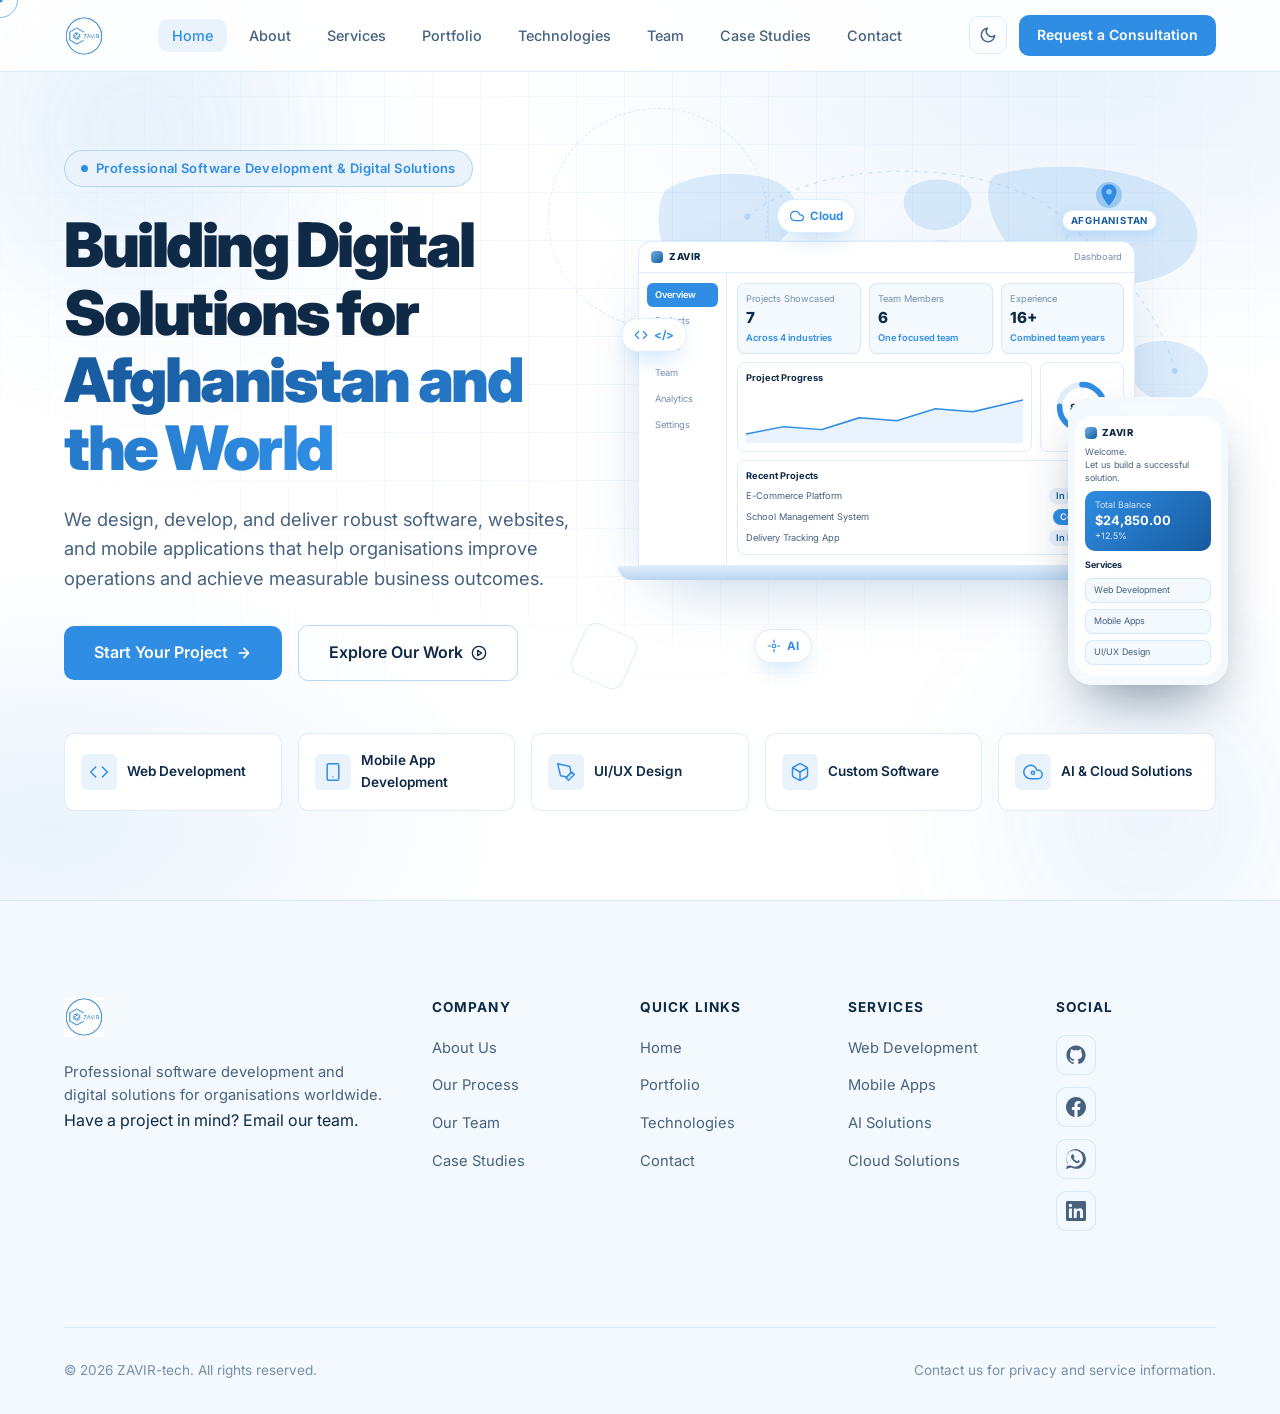
<file: index.html>
<!doctype html>
<html lang="en" data-theme="light">
  <head>
    <meta charset="UTF-8" />
    <meta name="viewport" content="width=device-width, initial-scale=1.0" />
    <meta name="description" content="ZAVIR-tech — Building Digital Solutions for Afghanistan and the World. Professional software development and digital solutions for businesses worldwide." />
    <meta
      name="keywords"
      content="software house Afghanistan, web development, mobile apps, AI solutions, cloud, UI/UX design"
    />
    <meta name="author" content="ZAVIR-tech" />
    <meta name="robots" content="index,follow" />
    <meta name="theme-color" content="#2f8de4" />
    <meta
      property="og:title"
      content="ZAVIR-tech — Building Digital Solutions for Afghanistan and the World"
    />
    <meta
      property="og:description"
      content="Professional software development and digital solutions for businesses worldwide."
    />
    <meta property="og:type" content="website" />
    <meta property="og:site_name" content="ZAVIR-tech" />
    <meta property="og:image" content="https://zavir-tech.com/images/logo/zavir-logo.jpg" />
    <meta name="twitter:card" content="summary_large_image" />
    <meta name="twitter:title" content="ZAVIR-tech — Building Digital Solutions for Afghanistan and the World" />
    <meta name="twitter:description" content="Professional software development and digital solutions for businesses worldwide." />
    <meta name="twitter:image" content="https://zavir-tech.com/images/logo/zavir-logo.jpg" />
    <link rel="canonical" href="https://zavir-tech.com/" />
    
    <!-- Structured Data -->
    <script type="application/ld+json">
    {
      "@context": "https://schema.org",
      "@type": "SoftwareCompany",
      "name": "ZAVIR-tech",
      "description": "Professional software development and digital solutions for businesses worldwide.",
      "url": "https://zavir-tech.com",
      "logo": "https://zavir-tech.com/images/logo/zavir-logo.jpg",
      "contactPoint": {
        "@type": "ContactPoint",
        "telephone": "+93 784 519 843",
        "contactType": "customer service",
        "email": "zavirtechnology@gmail.com",
        "areaServed": "Afghanistan"
      },
      "address": {
        "@type": "PostalAddress",
        "addressLocality": "Kabul",
        "addressCountry": "Afghanistan"
      },
      "sameAs": [
        "https://www.facebook.com/share/19PV6jZUD2/?mibextid=wwXIfr",
        "https://whatsapp.com/channel/0029Vb89jT8JZg40094sPX3a"
      ]
    }
    </script>
    
    <link rel="icon" href="images/logo/favicon.svg" />
    <title>ZAVIR-tech | Global Software Development &amp; Digital Solutions</title>

    <!-- Fonts: Inter (Vercel-like geometric sans) -->
    <link rel="preconnect" href="https://fonts.googleapis.com" />
    <link rel="preconnect" href="https://fonts.gstatic.com" crossorigin />
    <link
      href="https://fonts.googleapis.com/css2?family=Inter:wght@400;500;600;700;800;900&family=JetBrains+Mono:wght@400;500&display=swap"
      rel="stylesheet"
    />

    <!-- Stylesheets -->
    <link rel="stylesheet" href="css/style.css" />
    <link rel="stylesheet" href="css/animations.css" />
    <link rel="stylesheet" href="css/responsive.css" />
    
    <!-- Preload critical fonts -->
    <link rel="preconnect" href="https://fonts.googleapis.com" />
    <link rel="preconnect" href="https://fonts.gstatic.com" crossorigin />
    <link rel="preload" href="https://fonts.googleapis.com/css2?family=Inter:wght@400;500;600;700;800;900&family=JetBrains+Mono:wght@400;500&display=swap" as="style" onload="this.onload=null;this.rel='stylesheet'">
    <noscript><link rel="stylesheet" href="https://fonts.googleapis.com/css2?family=Inter:wght@400;500;600;700;800;900&family=JetBrains+Mono:wght@400;500&display=swap"></noscript>
  </head>
  <body data-page="home">

    <div class="cursor" id="cursor" aria-hidden="true"></div>
    <div class="cursor-dot" id="cursorDot" aria-hidden="true"></div>
    <div class="mouse-glow" id="mouseGlow" aria-hidden="true"></div>
    <a class="skip-link" href="#main">Skip to main content</a>

    <div id="site-header"></div>
    <div id="site-mobile-menu"></div>

    <main id="main" class="page-main">
<!-- ======================= HERO ======================= -->
      <section class="hero" id="home" aria-label="Hero">
        <!-- Background: grid, soft blue gradients, geometric shapes -->
        <div class="hero__bg" aria-hidden="true">
          <div class="hero__grid"></div>
          <div class="hero__orb hero__orb--1" data-parallax="0.03"></div>
          <div class="hero__orb hero__orb--2" data-parallax="0.05"></div>
          <div class="hero__shape hero__shape--ring"></div>
          <div class="hero__shape hero__shape--square"></div>
        </div>

        <div class="container">
          <div class="hero__layout">
            <!-- LEFT: copy -->
            <div class="hero__text">
              <div class="hero__badge reveal" data-reveal="fade">
                <span class="hero__badge-dot" aria-hidden="true"></span>
                Software Solutions That Drive Growth
              </div>

              <h1 class="hero__title reveal" data-reveal="up">
                Building Digital Solutions for
                <span class="hero__title-accent">Afghanistan and the World</span>
              </h1>

              <p
                class="hero__subtitle reveal"
                data-reveal="up"
                data-reveal-delay="120"
              >
                We design, develop and deliver powerful software, websites and
                mobile applications that help businesses grow, operate smarter
                and achieve more.
              </p>

              <p class="hero__typed" aria-hidden="false">
                <span id="typedText"></span>
              </p>

              <div
                class="hero__actions reveal"
                data-reveal="up"
                data-reveal-delay="240"
              >
                <a href="contact.html" class="btn btn--primary btn--lg" data-ripple>
                  Start Your Project
                  <svg
                    width="16"
                    height="16"
                    viewBox="0 0 24 24"
                    fill="none"
                    stroke="currentColor"
                    stroke-width="2.5"
                    stroke-linecap="round"
                    stroke-linejoin="round"
                    aria-hidden="true"
                  >
                    <path d="M5 12h14M12 5l7 7-7 7" />
                  </svg>
                </a>
                <a
                  href="portfolio.html"
                  class="btn btn--secondary btn--lg"
                  data-ripple
                >
                  Explore Our Work
                  <svg
                    width="16"
                    height="16"
                    viewBox="0 0 24 24"
                    fill="none"
                    stroke="currentColor"
                    stroke-width="2"
                    stroke-linecap="round"
                    stroke-linejoin="round"
                    aria-hidden="true"
                  >
                    <circle cx="12" cy="12" r="10" />
                    <polygon points="10 8 16 12 10 16 10 8" />
                  </svg>
                </a>
              </div>
            </div>

            <!-- RIGHT: SaaS visual (map + laptop dashboard + phone) -->
            <div
              class="hero__visual reveal"
              data-reveal="right"
              data-reveal-delay="200"
              aria-hidden="true"
            >
              <!-- Subtle world map with Afghanistan highlighted -->
              <div class="hero__map">
                <svg viewBox="0 0 640 320" fill="none" preserveAspectRatio="xMidYMid meet">
                  <g fill="currentColor" opacity="0.35">
                    <!-- North America -->
                    <path d="M60 60 C90 40 150 38 175 55 C195 70 190 95 170 110 C150 125 135 140 120 160 C105 175 85 170 75 150 C60 125 45 90 60 60 Z"/>
                    <!-- South America -->
                    <path d="M150 185 C170 175 190 185 195 205 C200 230 190 260 175 280 C165 292 150 288 145 270 C138 245 138 210 150 185 Z"/>
                    <!-- Europe -->
                    <path d="M300 55 C320 45 345 48 355 62 C362 74 355 88 340 95 C322 102 305 98 296 84 C289 73 291 61 300 55 Z"/>
                    <!-- Africa -->
                    <path d="M300 115 C325 102 355 108 368 128 C380 148 375 180 360 205 C348 224 330 230 316 215 C298 195 288 150 300 115 Z"/>
                    <!-- Asia -->
                    <path d="M380 45 C430 30 510 35 550 60 C580 80 585 110 565 130 C545 148 505 155 470 148 C440 142 405 130 388 105 C375 85 368 58 380 45 Z"/>
                    <!-- Australia -->
                    <path d="M520 210 C545 200 575 208 585 225 C592 240 583 258 563 263 C543 268 522 260 514 243 C508 230 510 216 520 210 Z"/>
                  </g>
                  <!-- Connection arcs -->
                  <g stroke="currentColor" stroke-width="1" stroke-dasharray="4 5" opacity="0.5">
                    <path d="M455 95 C400 30 220 20 140 85"/>
                    <path d="M455 95 C430 160 360 190 330 165"/>
                    <path d="M455 95 C510 140 545 190 555 235"/>
                  </g>
                  <circle cx="140" cy="85" r="3" fill="currentColor" opacity="0.6"/>
                  <circle cx="330" cy="165" r="3" fill="currentColor" opacity="0.6"/>
                  <circle cx="555" cy="235" r="3" fill="currentColor" opacity="0.6"/>
                </svg>
                <!-- Afghanistan pin -->
                <div class="hero__pin">
                  <span class="hero__pin-pulse"></span>
                  <svg width="26" height="26" viewBox="0 0 24 24" fill="currentColor">
                    <path d="M12 2C8.13 2 5 5.13 5 9c0 5.25 7 13 7 13s7-7.75 7-13c0-3.87-3.13-7-7-7zm0 9.5A2.5 2.5 0 1 1 12 6.5a2.5 2.5 0 0 1 0 5z"/>
                  </svg>
                  <span class="hero__pin-label">Afghanistan</span>
                </div>
              </div>

              <!-- Laptop with dashboard mockup -->
              <div class="hero__laptop">
                <div class="dashboard">
                  <div class="dashboard__topbar">
                    <span class="dashboard__logo-mark"></span>
                    <span class="dashboard__logo-text">ZAVIR</span>
                    <span class="dashboard__page">Dashboard</span>
                  </div>
                  <div class="dashboard__body">
                    <aside class="dashboard__sidebar">
                      <span class="dashboard__nav is-active">Overview</span>
                      <span class="dashboard__nav">Projects</span>
                      <span class="dashboard__nav">Tasks</span>
                      <span class="dashboard__nav">Team</span>
                      <span class="dashboard__nav">Analytics</span>
                      <span class="dashboard__nav">Settings</span>
                    </aside>
                    <div class="dashboard__main">
                      <div class="dashboard__stats">
                        <div class="dashboard__tile">
                          <span class="dashboard__tile-label">Projects Showcased</span>
                          <span class="dashboard__tile-value">7</span>
                          <span class="dashboard__tile-trend">Across 4 industries</span>
                        </div>
                        <div class="dashboard__tile">
                          <span class="dashboard__tile-label">Team Members</span>
                          <span class="dashboard__tile-value">6</span>
                          <span class="dashboard__tile-trend">One focused team</span>
                        </div>
                        <div class="dashboard__tile">
                          <span class="dashboard__tile-label">Experience</span>
                          <span class="dashboard__tile-value">16+</span>
                          <span class="dashboard__tile-trend">Combined team years</span>
                        </div>
                      </div>
                      <div class="dashboard__row">
                        <div class="dashboard__chart">
                          <span class="dashboard__chart-title">Project Progress</span>
                          <svg viewBox="0 0 220 70" preserveAspectRatio="none">
                            <polyline
                              points="0,58 30,48 60,52 90,36 120,40 150,24 180,28 220,12"
                              fill="none"
                              stroke="currentColor"
                              stroke-width="2"
                              stroke-linecap="round"
                              stroke-linejoin="round"
                            />
                            <polyline
                              points="0,58 30,48 60,52 90,36 120,40 150,24 180,28 220,12 220,70 0,70"
                              fill="currentColor"
                              opacity="0.1"
                              stroke="none"
                            />
                          </svg>
                        </div>
                        <div class="dashboard__ring">
                          <svg viewBox="0 0 80 80">
                            <circle cx="40" cy="40" r="32" fill="none" stroke="currentColor" stroke-width="8" opacity="0.15"/>
                            <circle cx="40" cy="40" r="32" fill="none" stroke="currentColor" stroke-width="8" stroke-linecap="round" stroke-dasharray="201" stroke-dashoffset="50" transform="rotate(-90 40 40)"/>
                          </svg>
                          <span class="dashboard__ring-value">86%</span>
                        </div>
                      </div>
                      <div class="dashboard__list">
                        <span class="dashboard__list-title">Recent Projects</span>
                        <div class="dashboard__item">
                          <span>E-Commerce Platform</span>
                          <span class="dashboard__pill">In Progress</span>
                        </div>
                        <div class="dashboard__item">
                          <span>School Management System</span>
                          <span class="dashboard__pill dashboard__pill--done">Completed</span>
                        </div>
                        <div class="dashboard__item">
                          <span>Delivery Tracking App</span>
                          <span class="dashboard__pill">In Progress</span>
                        </div>
                      </div>
                    </div>
                  </div>
                </div>
                <div class="hero__laptop-base"></div>
              </div>

              <!-- Phone mockup -->
              <div class="hero__phone">
                <div class="phone__notch"></div>
                <div class="phone__screen">
                  <div class="phone__header">
                    <span class="phone__logo-mark"></span> ZAVIR
                  </div>
                  <p class="phone__welcome">
                    Welcome.<br />Let us build a successful solution.
                  </p>
                  <div class="phone__balance">
                    <span>Total Balance</span>
                    <strong>$24,850.00</strong>
                    <em>+12.5%</em>
                  </div>
                  <span class="phone__section">Services</span>
                  <div class="phone__item">Web Development</div>
                  <div class="phone__item">Mobile Apps</div>
                  <div class="phone__item">UI/UX Design</div>
                </div>
              </div>

              <!-- Floating technology chips -->
              <div class="hero__chip hero__chip--1">
                <svg width="14" height="14" viewBox="0 0 24 24" fill="none" stroke="currentColor" stroke-width="2" stroke-linecap="round" stroke-linejoin="round"><polyline points="16 18 22 12 16 6"/><polyline points="8 6 2 12 8 18"/></svg>
                &lt;/&gt;
              </div>
              <div class="hero__chip hero__chip--2">
                <svg width="14" height="14" viewBox="0 0 24 24" fill="none" stroke="currentColor" stroke-width="2" stroke-linecap="round" stroke-linejoin="round"><path d="M18 10h-1.26A8 8 0 1 0 9 20h9a5 5 0 0 0 0-10z"/></svg>
                Cloud
              </div>
              <div class="hero__chip hero__chip--3">
                <svg width="14" height="14" viewBox="0 0 24 24" fill="none" stroke="currentColor" stroke-width="2" stroke-linecap="round" stroke-linejoin="round"><circle cx="12" cy="12" r="3"/><path d="M12 2v4M12 18v4M2 12h4M18 12h4"/></svg>
                AI
              </div>
            </div>
          </div>

          <!-- Service preview strip -->
          <ul class="hero__services reveal" data-reveal="up" data-reveal-delay="360" role="list" aria-label="Core services">
            <li class="hero__service">
              <span class="hero__service-icon" aria-hidden="true">
                <svg width="20" height="20" viewBox="0 0 24 24" fill="none" stroke="currentColor" stroke-width="1.8" stroke-linecap="round" stroke-linejoin="round"><polyline points="16 18 22 12 16 6"/><polyline points="8 6 2 12 8 18"/></svg>
              </span>
              <a href="services.html" aria-label="Learn more about Web Development">Web Development</a>
            </li>
            <li class="hero__service">
              <span class="hero__service-icon" aria-hidden="true">
                <svg width="20" height="20" viewBox="0 0 24 24" fill="none" stroke="currentColor" stroke-width="1.8" stroke-linecap="round" stroke-linejoin="round"><rect x="5" y="2" width="14" height="20" rx="2"/><line x1="12" y1="18" x2="12" y2="18.01"/></svg>
              </span>
              <a href="services.html" aria-label="Learn more about Mobile App Development">Mobile App Development</a>
            </li>
            <li class="hero__service">
              <span class="hero__service-icon" aria-hidden="true">
                <svg width="20" height="20" viewBox="0 0 24 24" fill="none" stroke="currentColor" stroke-width="1.8" stroke-linecap="round" stroke-linejoin="round"><path d="M12 19l7-7 3 3-7 7-3-3z"/><path d="M18 13l-1.5-7.5L2 2l3.5 14.5L13 18l5-5z"/></svg>
              </span>
              <a href="services.html" aria-label="Learn more about UI/UX Design">UI/UX Design</a>
            </li>
            <li class="hero__service">
              <span class="hero__service-icon" aria-hidden="true">
                <svg width="20" height="20" viewBox="0 0 24 24" fill="none" stroke="currentColor" stroke-width="1.8" stroke-linecap="round" stroke-linejoin="round"><path d="M21 16V8a2 2 0 0 0-1-1.73l-7-4a2 2 0 0 0-2 0l-7 4A2 2 0 0 0 3 8v8a2 2 0 0 0 1 1.73l7 4a2 2 0 0 0 2 0l7-4A2 2 0 0 0 21 16z"/><polyline points="3.27 6.96 12 12.01 20.73 6.96"/><line x1="12" y1="22.08" x2="12" y2="12"/></svg>
              </span>
              <a href="services.html" aria-label="Learn more about Custom Software">Custom Software</a>
            </li>
            <li class="hero__service">
              <span class="hero__service-icon" aria-hidden="true">
                <svg width="20" height="20" viewBox="0 0 24 24" fill="none" stroke="currentColor" stroke-width="1.8" stroke-linecap="round" stroke-linejoin="round"><path d="M18 10h-1.26A8 8 0 1 0 9 20h9a5 5 0 0 0 0-10z"/><circle cx="12" cy="13" r="2"/></svg>
              </span>
              <a href="services.html" aria-label="Learn more about AI & Cloud Solutions">AI &amp; Cloud Solutions</a>
            </li>
          </ul>
        </div>
      </section>
    </main>

    <div id="site-footer"></div>
    <div id="site-back-to-top"></div>

    <script src="js/layout.js"></script>
    <script src="js/content.js" defer></script>
    <script src="js/main.js" defer></script>
    <script src="js/animations.js" defer></script>
  </body>
</html>
</file>
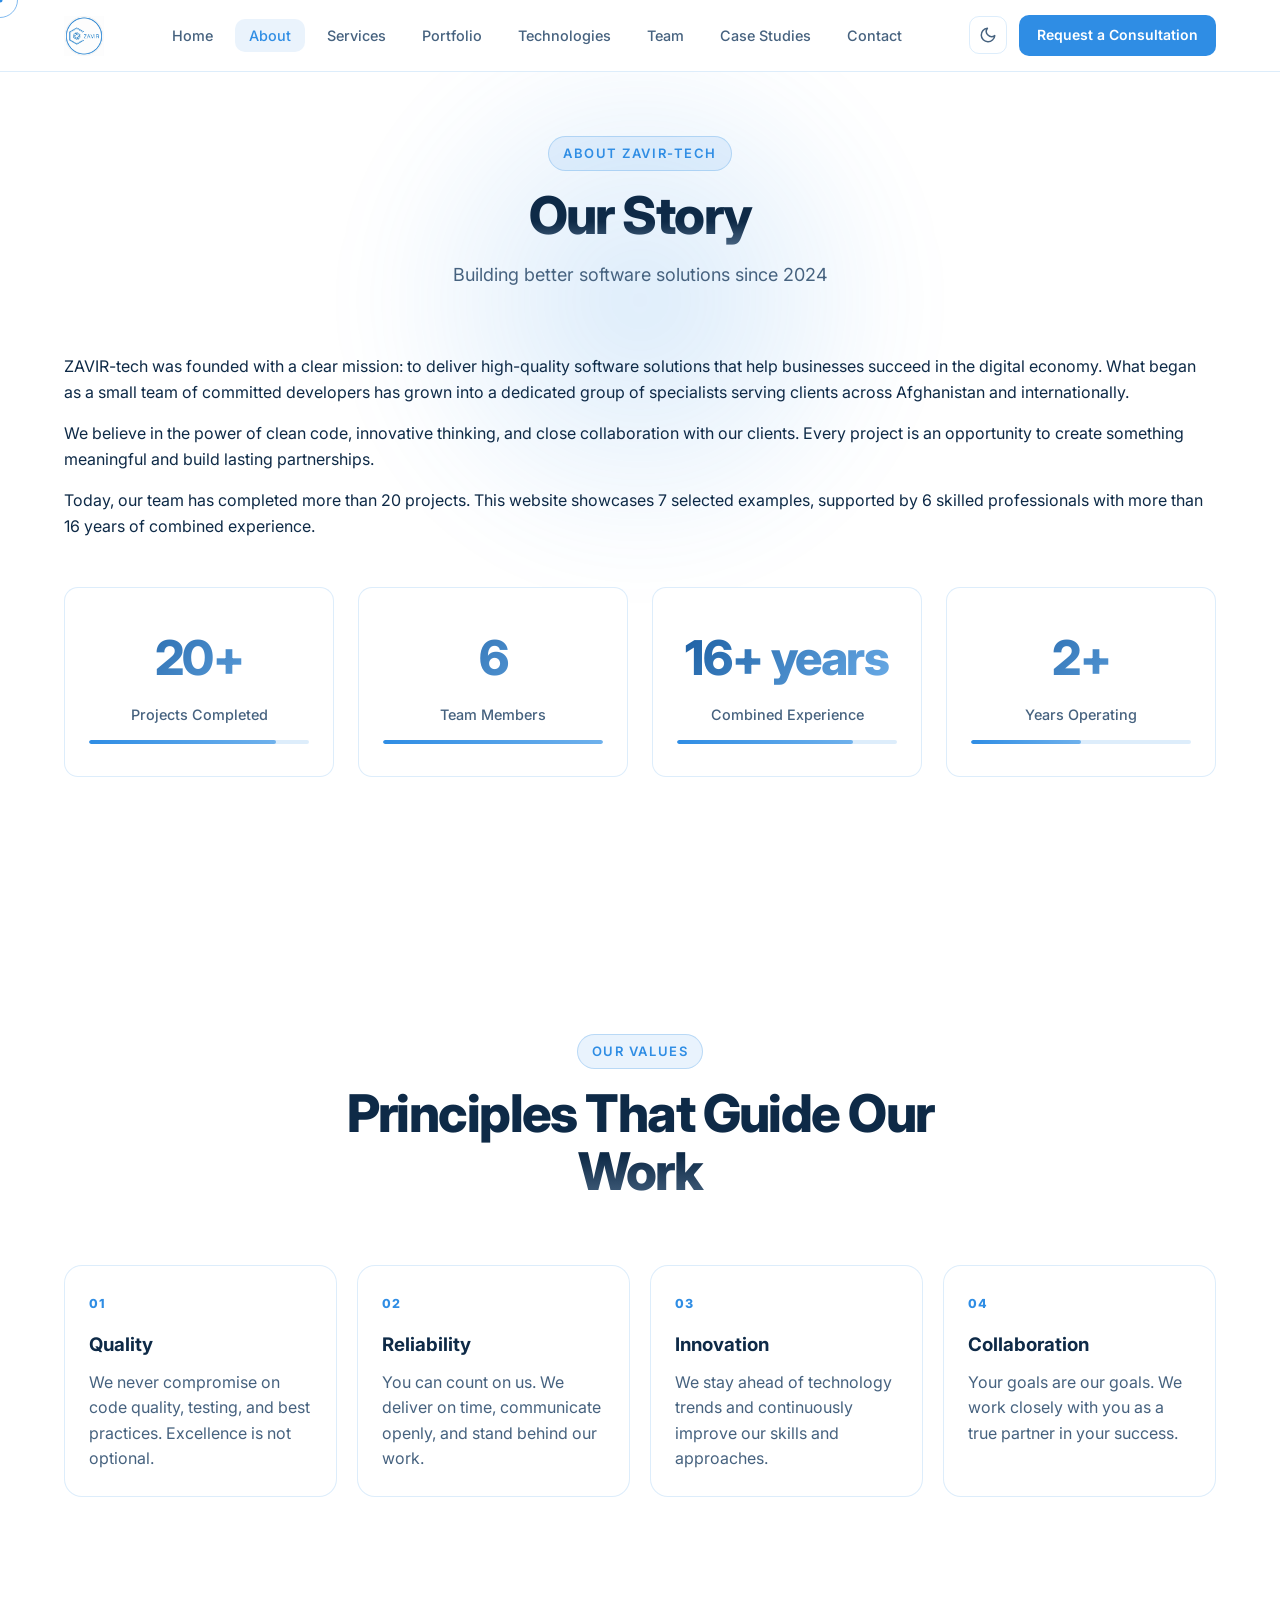
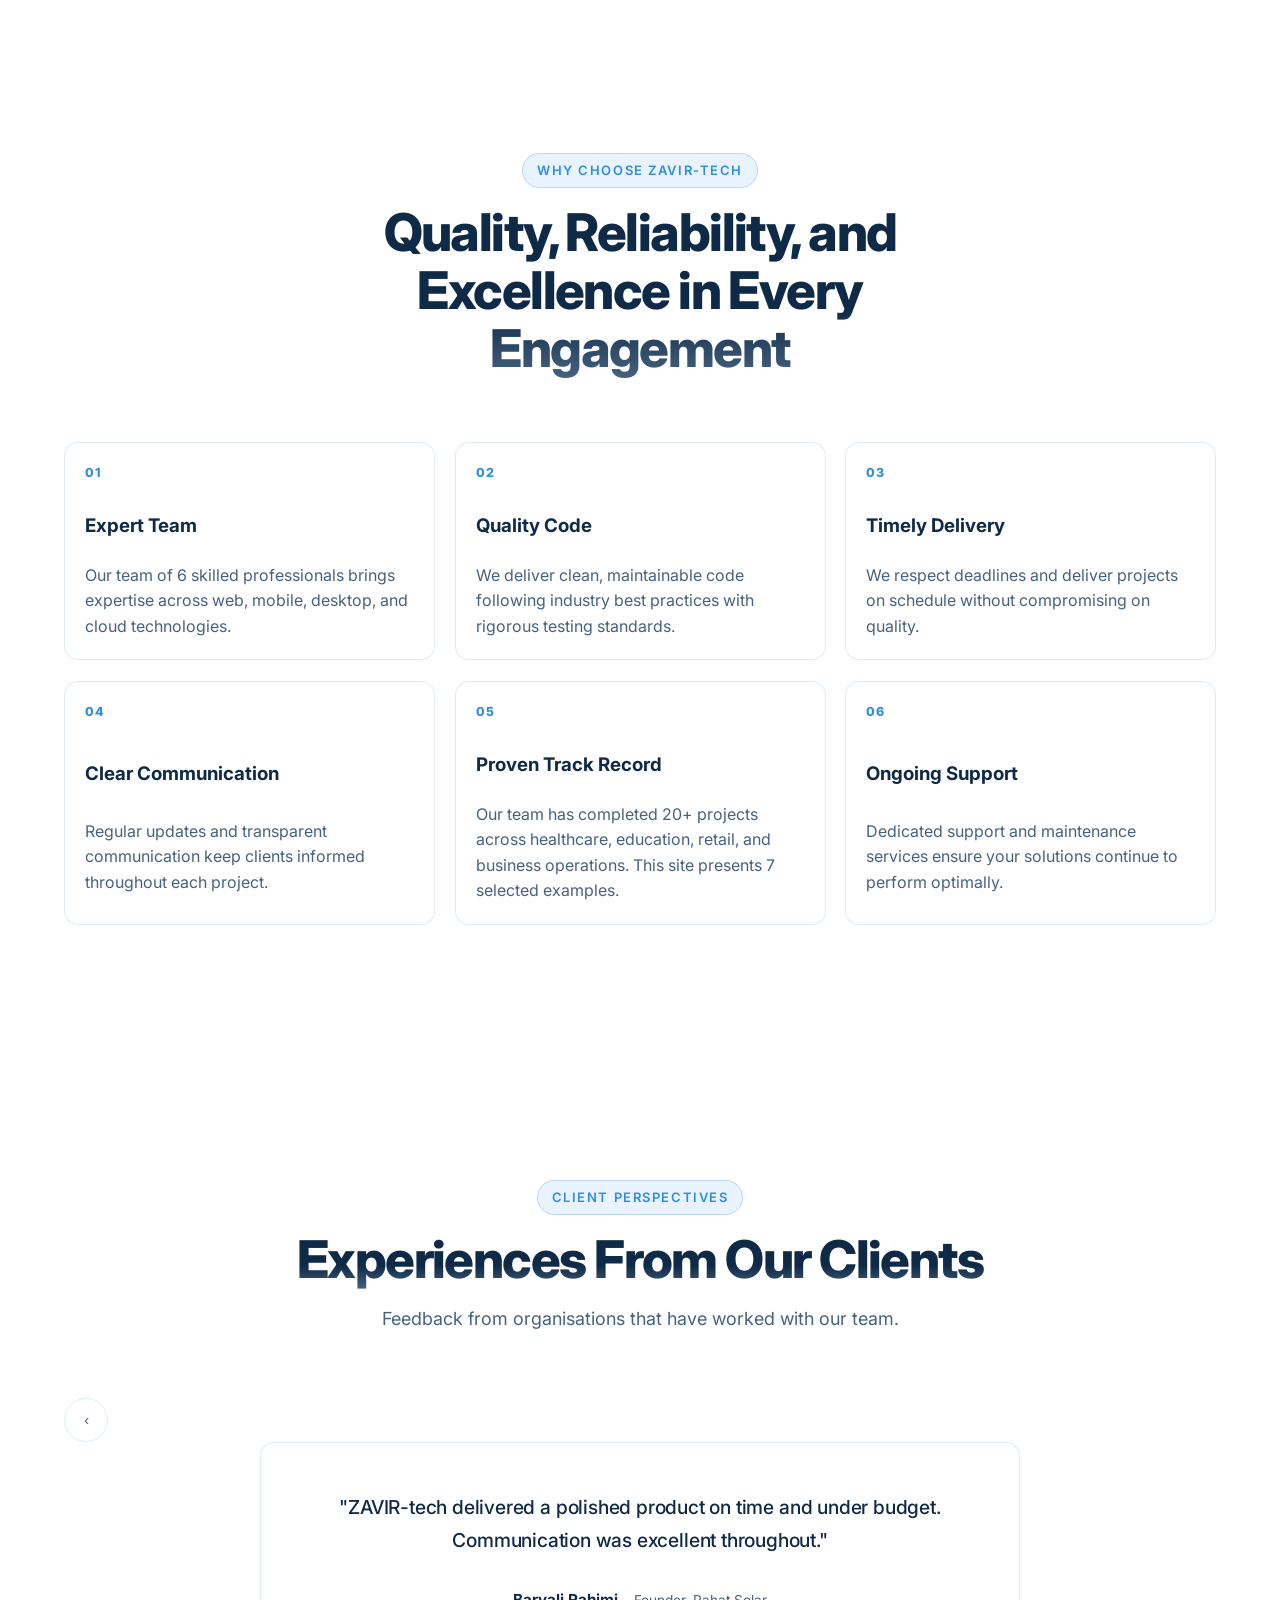
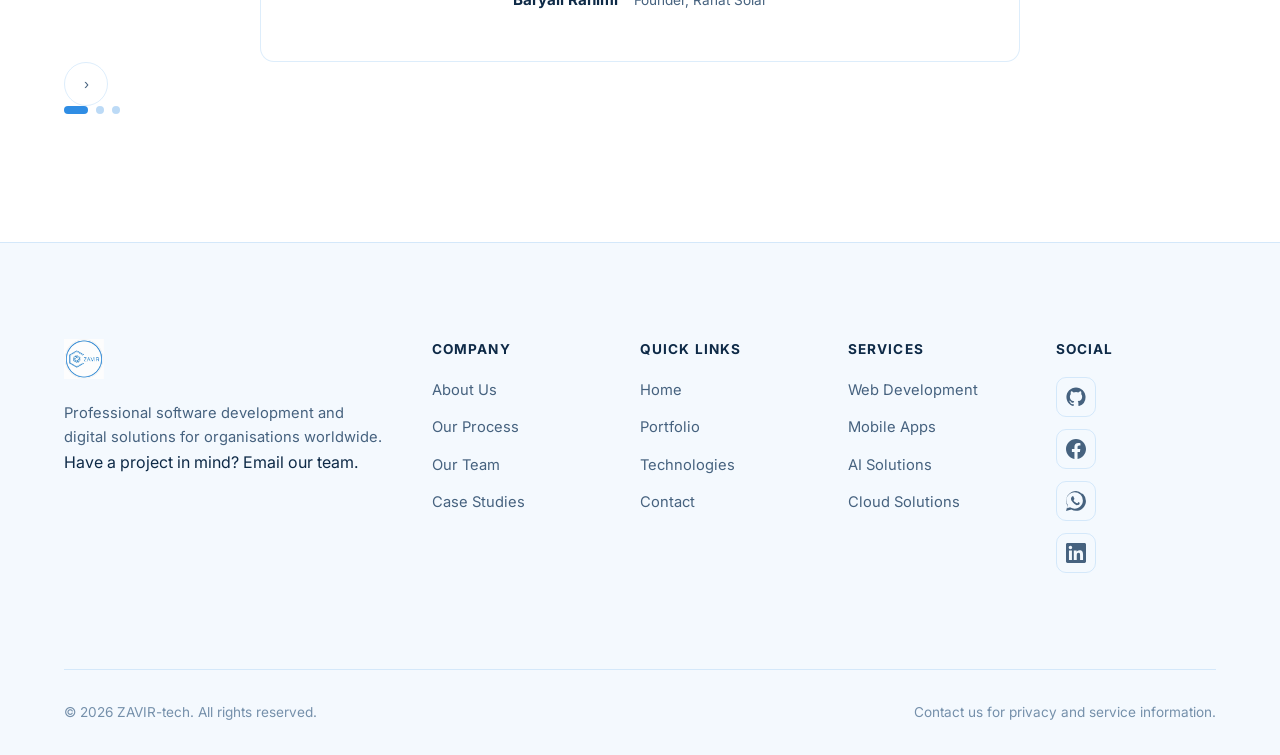
<file: about.html>
<!doctype html>
<html lang="en" data-theme="light">
  <head>
    <meta charset="UTF-8" />
    <meta name="viewport" content="width=device-width, initial-scale=1.0" />
    <meta name="description" content="Learn about ZAVIR-tech — our story, values, and why businesses trust us for software development." />
    <meta
      name="keywords"
      content="software house Afghanistan, web development, mobile apps, AI solutions, cloud, UI/UX design"
    />
    <meta name="author" content="ZAVIR-tech" />
    <meta name="robots" content="index,follow" />
    <meta name="theme-color" content="#2f8de4" />
    <meta
      property="og:title"
      content="ZAVIR-tech — Building Digital Solutions for Afghanistan and the World"
    />
    <meta
      property="og:description"
      content="Professional software development and digital solutions for businesses worldwide."
    />
    <meta property="og:type" content="website" />
    <meta property="og:site_name" content="ZAVIR-tech" />
    <meta property="og:image" content="https://zavir-tech.com/images/logo/zavir-logo.jpg" />
    <meta name="twitter:card" content="summary_large_image" />
    <meta name="twitter:title" content="ZAVIR-tech — Building Digital Solutions for Afghanistan and the World" />
    <meta name="twitter:description" content="Professional software development and digital solutions for businesses worldwide." />
    <meta name="twitter:image" content="https://zavir-tech.com/images/logo/zavir-logo.jpg" />
    <link rel="canonical" href="https://zavir-tech.com/about.html" />
    
    <!-- Structured Data -->
    <script type="application/ld+json">
    {
      "@context": "https://schema.org",
      "@type": "SoftwareCompany",
      "name": "ZAVIR-tech",
      "description": "Professional software development and digital solutions for businesses worldwide.",
      "url": "https://zavir-tech.com",
      "logo": "https://zavir-tech.com/images/logo/zavir-logo.jpg",
      "contactPoint": {
        "@type": "ContactPoint",
        "telephone": "+93 784 519 843",
        "contactType": "customer service",
        "email": "zavirtechnology@gmail.com",
        "areaServed": "Afghanistan"
      },
      "address": {
        "@type": "PostalAddress",
        "addressLocality": "Kabul",
        "addressCountry": "Afghanistan"
      },
      "sameAs": [
        "https://www.facebook.com/share/19PV6jZUD2/?mibextid=wwXIfr",
        "https://whatsapp.com/channel/0029Vb89jT8JZg40094sPX3a"
      ]
    }
    </script>
    
    <link rel="icon" href="images/logo/favicon.svg" />
    <title>About ZAVIR-tech | Company Overview</title>

    <!-- Fonts: Inter (Vercel-like geometric sans) -->
    <link rel="preconnect" href="https://fonts.googleapis.com" />
    <link rel="preconnect" href="https://fonts.gstatic.com" crossorigin />
    <link
      href="https://fonts.googleapis.com/css2?family=Inter:wght@400;500;600;700;800;900&family=JetBrains+Mono:wght@400;500&display=swap"
      rel="stylesheet"
    />

    <!-- Stylesheets -->
    <link rel="stylesheet" href="css/style.css" />
    <link rel="stylesheet" href="css/animations.css" />
    <link rel="stylesheet" href="css/responsive.css" />
    
    <!-- Preload critical fonts -->
    <link rel="preconnect" href="https://fonts.googleapis.com" />
    <link rel="preconnect" href="https://fonts.gstatic.com" crossorigin />
    <link rel="preload" href="https://fonts.googleapis.com/css2?family=Inter:wght@400;500;600;700;800;900&family=JetBrains+Mono:wght@400;500&display=swap" as="style" onload="this.onload=null;this.rel='stylesheet'">
    <noscript><link rel="stylesheet" href="https://fonts.googleapis.com/css2?family=Inter:wght@400;500;600;700;800;900&family=JetBrains+Mono:wght@400;500&display=swap"></noscript>
  </head>
  <body data-page="about">

    <div class="cursor" id="cursor" aria-hidden="true"></div>
    <div class="cursor-dot" id="cursorDot" aria-hidden="true"></div>
    <div class="mouse-glow" id="mouseGlow" aria-hidden="true"></div>
    <a class="skip-link" href="#main">Skip to main content</a>

    <div id="site-header"></div>
    <div id="site-mobile-menu"></div>

    <main id="main" class="page-main">
<!-- ======================= WHY CHOOSE US / STATS ======================= -->
      
      <!-- ======================= ABOUT / STORY ======================= -->
      <section class="section about-company" id="about" aria-labelledby="about-title">
        <div class="container">
          <div class="section__header reveal" data-reveal="up">
            <span class="section__eyebrow">About ZAVIR-tech</span>
            <h2 class="section__title" id="about-title">Our Story</h2>
            <p class="section__subtitle" id="aboutTitle">Building better software solutions since 2024</p>
          </div>
          <div class="about-company__layout">
            <div class="about-company__story reveal" data-reveal="up" id="storyContent"></div>
            <div class="stats__grid" id="statsGrid"></div>
          </div>
        </div>
      </section>
<!-- ======================= VALUES ======================= -->
      <section class="section info-section" id="values" aria-labelledby="values-title">
        <div class="container">
          <div class="section__header reveal" data-reveal="up">
            <span class="section__eyebrow">Our Values</span>
            <h2 class="section__title" id="values-title">Principles That Guide Our Work</h2>
          </div>
          <div class="info-grid" id="valuesGrid"></div>
        </div>
      </section>
<!-- ======================= WHY CHOOSE US ======================= -->
      <section class="section info-section" id="why" aria-labelledby="why-title">
        <div class="container">
          <div class="section__header reveal" data-reveal="up">
            <span class="section__eyebrow">Why Choose ZAVIR-tech</span>
            <h2 class="section__title" id="why-title">Quality, Reliability, and Excellence in Every Engagement</h2>
          </div>
          <div class="info-grid info-grid--six" id="whyGrid"></div>
        </div>
      </section>
<!-- ======================= TESTIMONIALS ======================= -->
      <section class="section testimonials" id="testimonials" aria-labelledby="testimonials-title">
        <div class="container">
          <div class="section__header reveal" data-reveal="up">
            <span class="section__eyebrow">Client Perspectives</span>
            <h2 class="section__title" id="testimonials-title">Experiences From Our Clients</h2>
            <p class="section__subtitle">Feedback from organisations that have worked with our team.</p>
          </div>

          <div class="testimonials__wrap reveal" data-reveal="up" data-reveal-delay="80">
            <div class="testimonials__slider">
              <button id="sliderPrev" class="slider__btn" aria-label="Previous testimonial">‹</button>

              <div class="slider" aria-live="polite">
                <div class="slider__track" id="sliderTrack">
                  <article class="testimonial-card">
                    <p class="testimonial-card__quote">"ZAVIR-tech delivered a polished product on time and under budget. Communication was excellent throughout."</p>
                    <div class="testimonial-card__author">
                      <span class="testimonial-card__name">Baryali Rahimi</span>
                      <span class="testimonial-card__role">Founder, Rahat Solar</span>
                    </div>
                  </article>

                  <article class="testimonial-card">
                    <p class="testimonial-card__quote">"Their team transformed our legacy system into a modern, reliable platform. Support has been fantastic."</p>
                    <div class="testimonial-card__author">
                      <span class="testimonial-card__name">Omid Karimi</span>
                      <span class="testimonial-card__role">CTO, Zafarmal</span>
                    </div>
                  </article>

                  <article class="testimonial-card">
                    <p class="testimonial-card__quote">"Highly professional and technically strong — the desktop app improved our reconciliation process dramatically."</p>
                    <div class="testimonial-card__author">
                      <span class="testimonial-card__name">Dr. Abdul Jamil</span>
                      <span class="testimonial-card__role">Clinic Director</span>
                    </div>
                  </article>
                </div>
              </div>

              <button id="sliderNext" class="slider__btn" aria-label="Next testimonial">›</button>
            </div>

            <div id="sliderDots" class="slider__dots" role="tablist" aria-label="Testimonial navigation"></div>
          </div>
        </div>
      </section>
    </main>

    <div id="site-footer"></div>
    <div id="site-back-to-top"></div>

    <script src="js/layout.js"></script>
    <script src="js/content.js" defer></script>
    <script src="js/main.js" defer></script>
    <script src="js/animations.js" defer></script>
    
    <!-- Performance optimization: defer non-critical scripts -->
  </body>
</html>
</file>
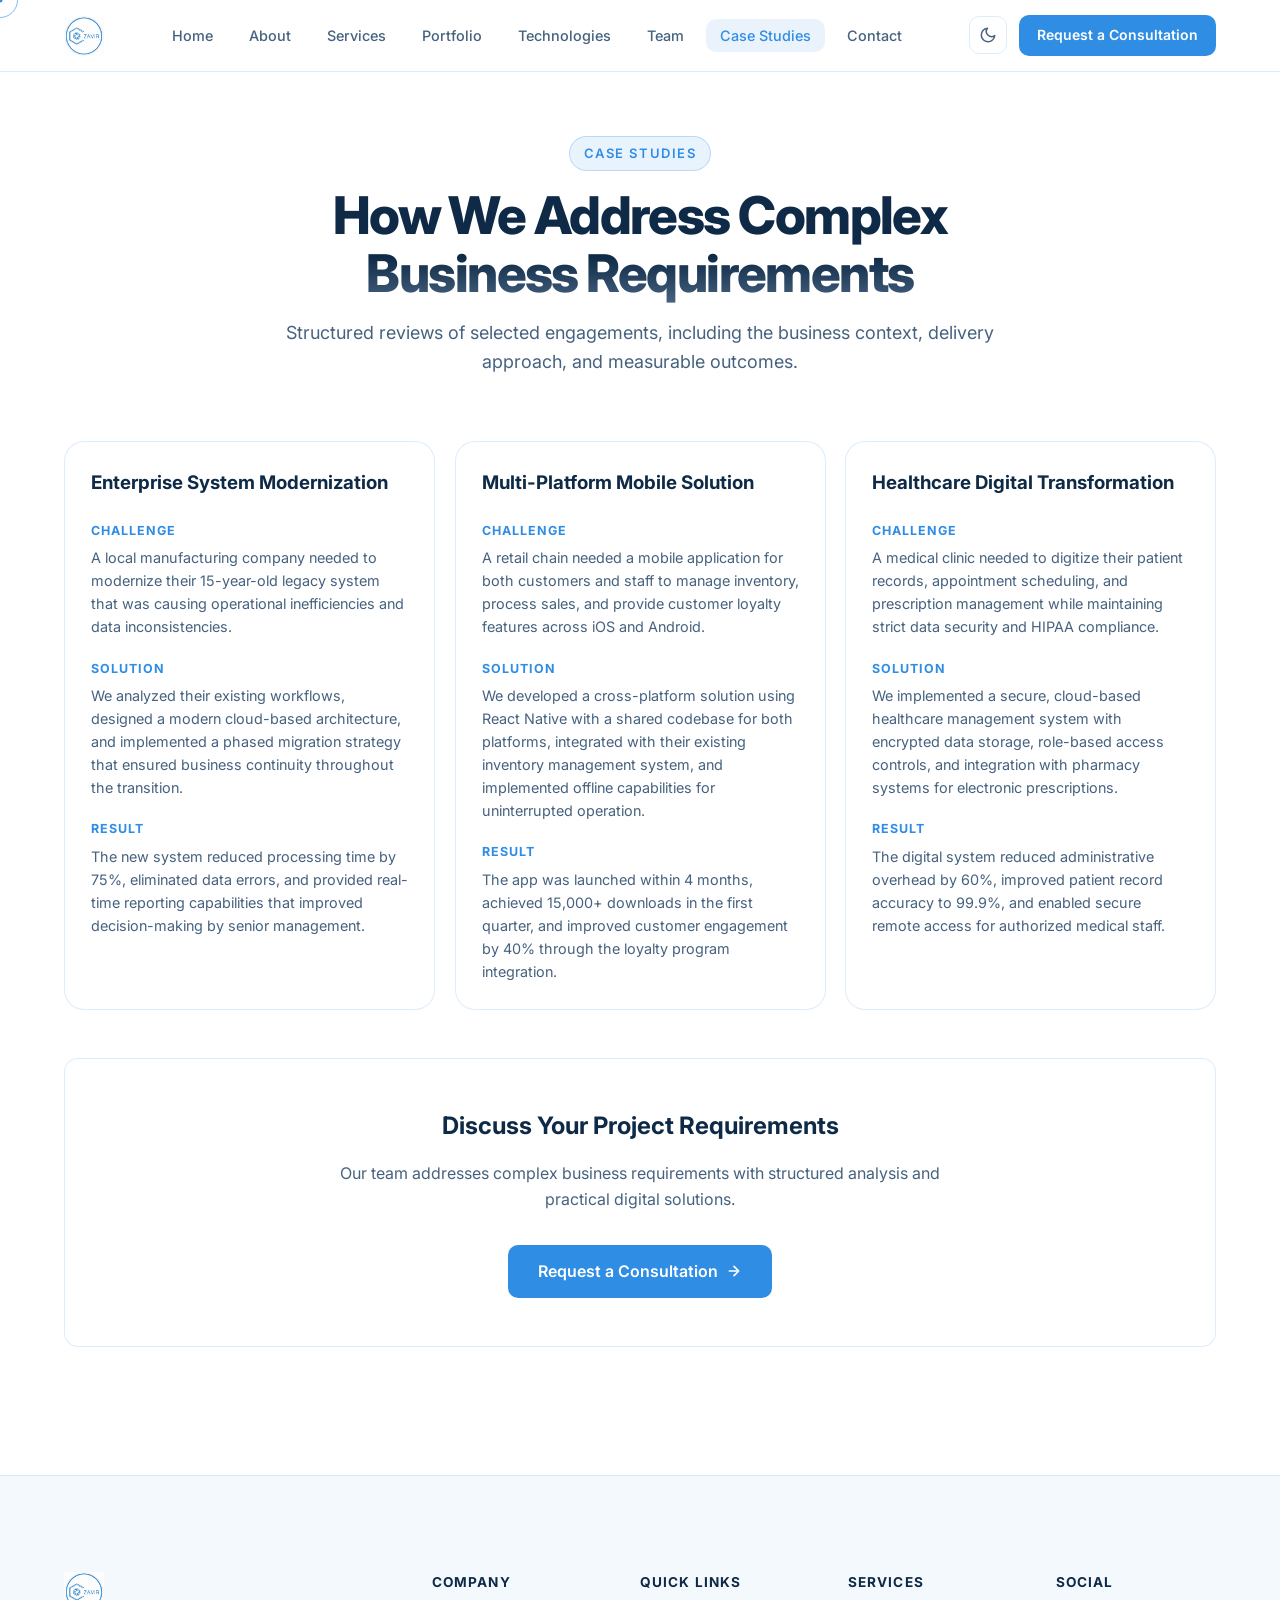
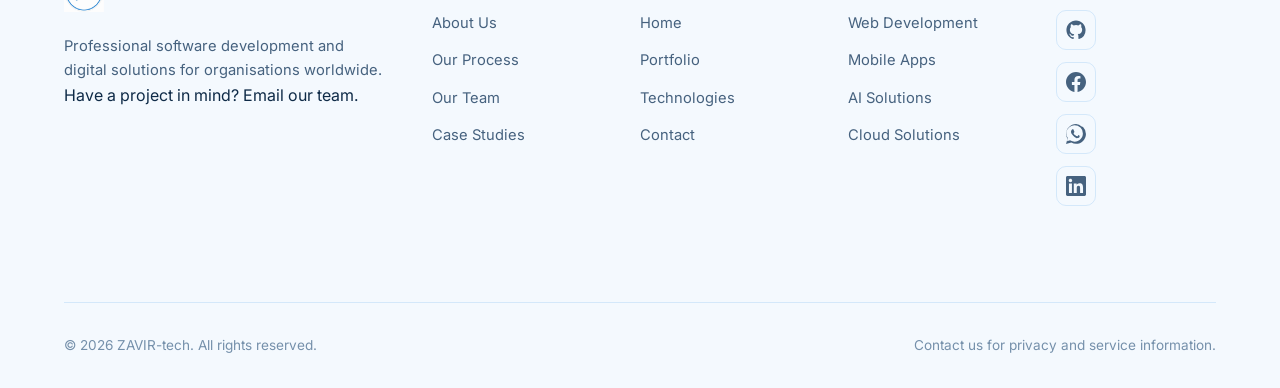
<file: case-studies.html>
<!doctype html>
<html lang="en" data-theme="light">
  <head>
    <meta charset="UTF-8" />
    <meta name="viewport" content="width=device-width, initial-scale=1.0" />
    <meta name="description" content="Detailed case studies showing how ZAVIR-tech solves real business problems with software." />
    <meta
      name="keywords"
      content="software house Afghanistan, web development, mobile apps, AI solutions, cloud, UI/UX design"
    />
    <meta name="author" content="ZAVIR-tech" />
    <meta name="robots" content="index,follow" />
    <meta name="theme-color" content="#2f8de4" />
    <meta
      property="og:title"
      content="ZAVIR-tech — Building Digital Solutions for Afghanistan and the World"
    />
    <meta
      property="og:description"
      content="Professional software development and digital solutions for businesses worldwide."
    />
    <meta property="og:type" content="website" />
    <meta property="og:site_name" content="ZAVIR-tech" />
    <meta property="og:image" content="https://zavir-tech.com/images/logo/zavir-logo.jpg" />
    <meta name="twitter:card" content="summary_large_image" />
    <meta name="twitter:title" content="ZAVIR-tech — Building Digital Solutions for Afghanistan and the World" />
    <meta name="twitter:description" content="Professional software development and digital solutions for businesses worldwide." />
    <meta name="twitter:image" content="https://zavir-tech.com/images/logo/zavir-logo.jpg" />
    <link rel="canonical" href="https://zavir-tech.com/case-studies.html" />
    
    <!-- Structured Data -->
    <script type="application/ld+json">
    {
      "@context": "https://schema.org",
      "@type": "SoftwareCompany",
      "name": "ZAVIR-tech",
      "description": "Professional software development and digital solutions for businesses worldwide.",
      "url": "https://zavir-tech.com",
      "logo": "https://zavir-tech.com/images/logo/zavir-logo.jpg",
      "contactPoint": {
        "@type": "ContactPoint",
        "telephone": "+93 784 519 843",
        "contactType": "customer service",
        "email": "zavirtechnology@gmail.com",
        "areaServed": "Afghanistan"
      },
      "address": {
        "@type": "PostalAddress",
        "addressLocality": "Kabul",
        "addressCountry": "Afghanistan"
      },
      "sameAs": [
        "https://www.facebook.com/share/19PV6jZUD2/?mibextid=wwXIfr",
        "https://whatsapp.com/channel/0029Vb89jT8JZg40094sPX3a"
      ]
    }
    </script>
    
    <link rel="icon" href="images/logo/favicon.svg" />
    <title>Case Studies | ZAVIR-tech</title>

    <!-- Fonts: Inter (Vercel-like geometric sans) -->
    <link rel="preconnect" href="https://fonts.googleapis.com" />
    <link rel="preconnect" href="https://fonts.gstatic.com" crossorigin />
    <link
      href="https://fonts.googleapis.com/css2?family=Inter:wght@400;500;600;700;800;900&family=JetBrains+Mono:wght@400;500&display=swap"
      rel="stylesheet"
    />

    <!-- Stylesheets -->
    <link rel="stylesheet" href="css/style.css" />
    <link rel="stylesheet" href="css/animations.css" />
    <link rel="stylesheet" href="css/responsive.css" />
    
    <!-- Preload critical fonts -->
    <link rel="preconnect" href="https://fonts.googleapis.com" />
    <link rel="preconnect" href="https://fonts.gstatic.com" crossorigin />
    <link rel="preload" href="https://fonts.googleapis.com/css2?family=Inter:wght@400;500;600;700;800;900&family=JetBrains+Mono:wght@400;500&display=swap" as="style" onload="this.onload=null;this.rel='stylesheet'">
    <noscript><link rel="stylesheet" href="https://fonts.googleapis.com/css2?family=Inter:wght@400;500;600;700;800;900&family=JetBrains+Mono:wght@400;500&display=swap"></noscript>
  </head>
  <body data-page="case-studies">

    <div class="cursor" id="cursor" aria-hidden="true"></div>
    <div class="cursor-dot" id="cursorDot" aria-hidden="true"></div>
    <div class="mouse-glow" id="mouseGlow" aria-hidden="true"></div>
    <a class="skip-link" href="#main">Skip to main content</a>

    <div id="site-header"></div>
    <div id="site-mobile-menu"></div>

    <main id="main" class="page-main">
<!-- ======================= CASE STUDIES ======================= -->
      <section class="section case-studies" id="case-studies" aria-labelledby="case-title">
        <div class="container">
          <div class="section__header reveal" data-reveal="up">
            <span class="section__eyebrow">Case Studies</span>
            <h2 class="section__title" id="case-title">How We Address Complex Business Requirements</h2>
            <p class="section__subtitle">Structured reviews of selected engagements, including the business context, delivery approach, and measurable outcomes.</p>
          </div>
          <div class="case-grid" id="caseStudiesGrid"></div>
          
          <!-- Case Study CTA -->
          <div class="case-cta reveal" data-reveal="up" data-reveal-delay="400">
            <h3>Discuss Your Project Requirements</h3>
            <p>Our team addresses complex business requirements with structured analysis and practical digital solutions.</p>
            <a href="contact.html" class="btn btn--primary btn--lg" data-ripple>
              Request a Consultation
              <svg width="16" height="16" viewBox="0 0 24 24" fill="none" stroke="currentColor" stroke-width="2.5" stroke-linecap="round" stroke-linejoin="round" aria-hidden="true">
                <path d="M5 12h14M12 5l7 7-7 7" />
              </svg>
            </a>
          </div>
        </div>
      </section>
    </main>

    <div id="site-footer"></div>
    <div id="site-back-to-top"></div>

    <script src="js/layout.js"></script>
    <script src="js/content.js" defer></script>
    <script src="js/main.js" defer></script>
    <script src="js/animations.js" defer></script>
  </body>
</html>
</file>
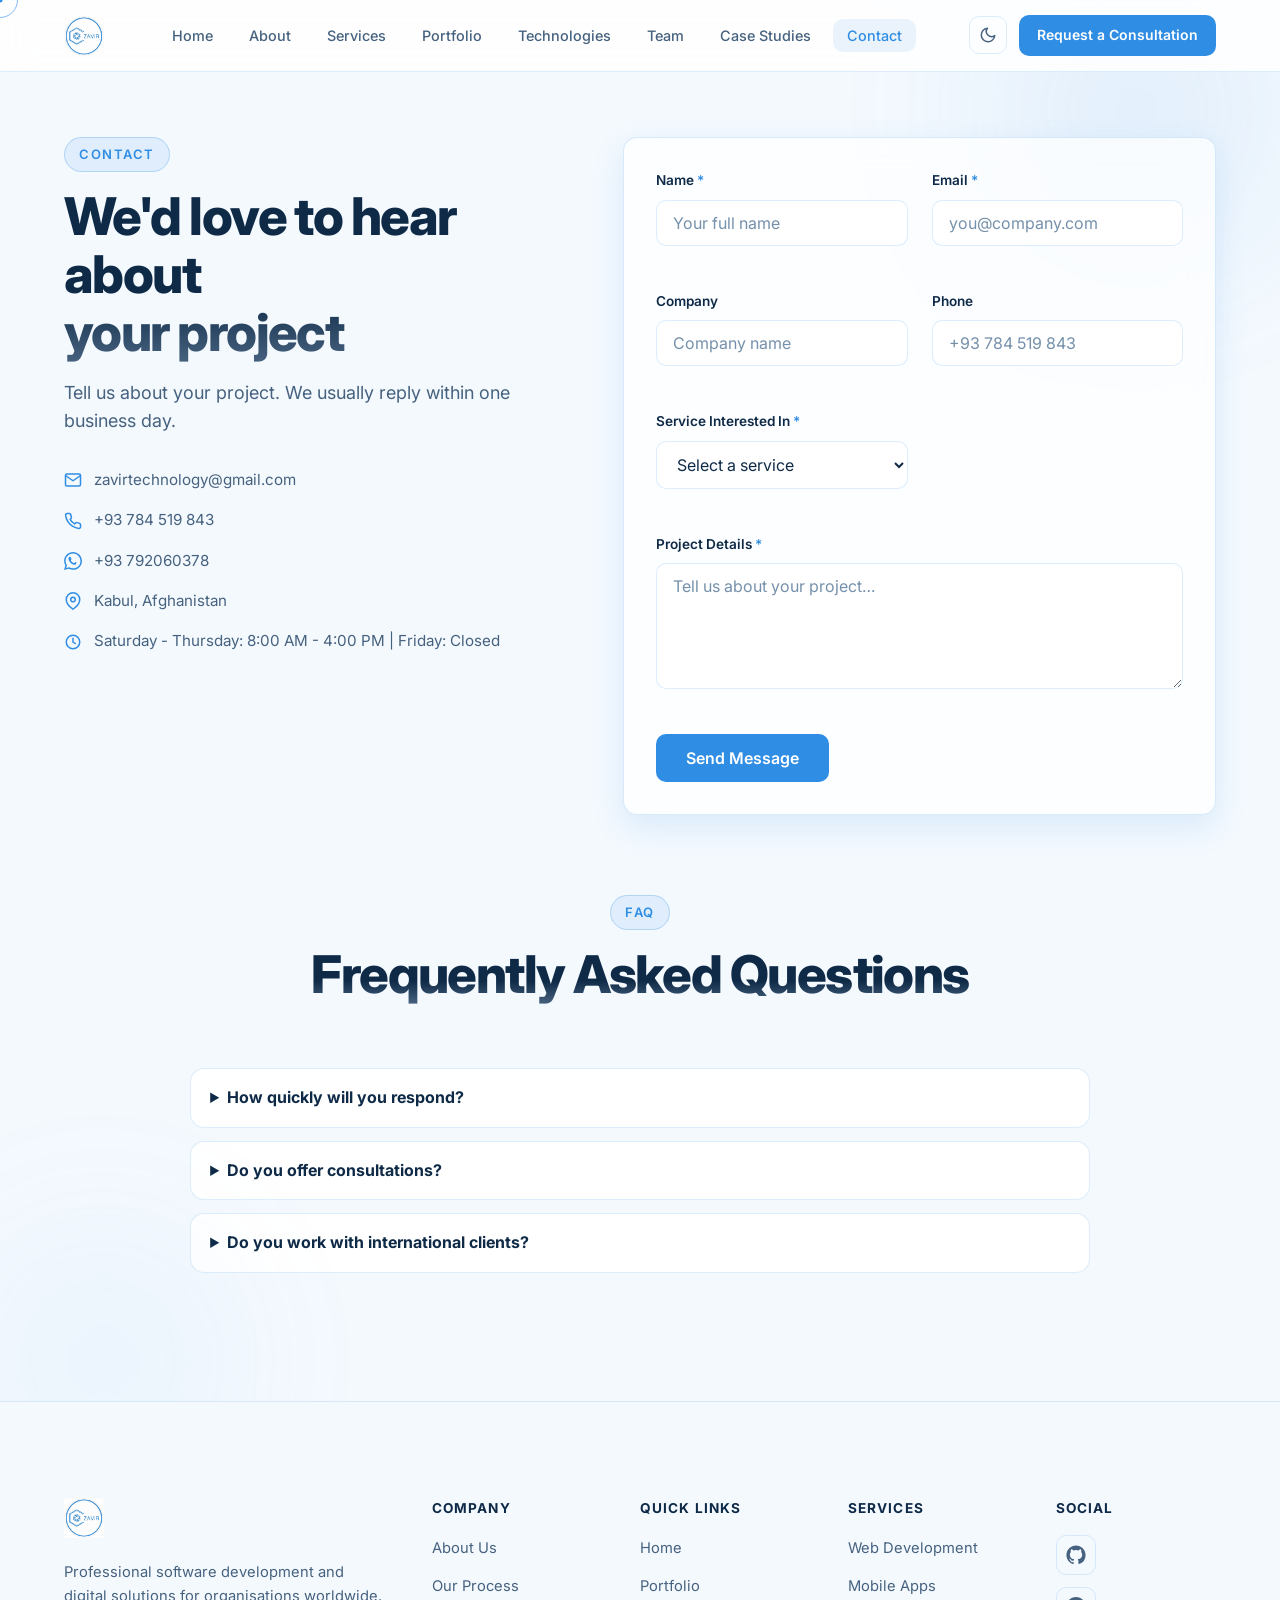
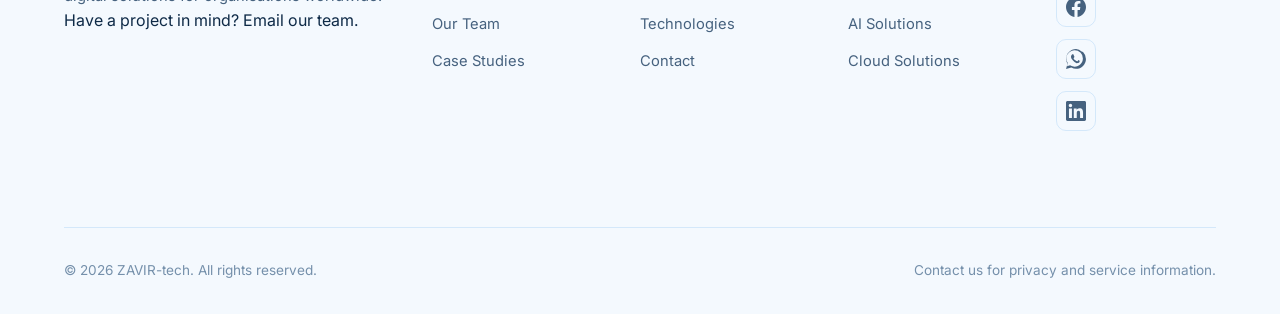
<file: contact.html>
<!doctype html>
<html lang="en" data-theme="light">
  <head>
    <meta charset="UTF-8" />
    <meta name="viewport" content="width=device-width, initial-scale=1.0" />
    <meta name="description" content="Contact ZAVIR-tech to discuss your software requirements. Our team will respond within one business day." />
    <meta
      name="keywords"
      content="software house Afghanistan, web development, mobile apps, AI solutions, cloud, UI/UX design"
    />
    <meta name="author" content="ZAVIR-tech" />
    <meta name="robots" content="index,follow" />
    <meta name="theme-color" content="#2f8de4" />
    <meta
      property="og:title"
      content="ZAVIR-tech — Building Digital Solutions for Afghanistan and the World"
    />
    <meta
      property="og:description"
      content="Professional software development and digital solutions for businesses worldwide."
    />
    <meta property="og:type" content="website" />
    <meta property="og:site_name" content="ZAVIR-tech" />
    <meta property="og:image" content="https://zavir-tech.com/images/logo/zavir-logo.jpg" />
    <meta name="twitter:card" content="summary_large_image" />
    <meta name="twitter:title" content="ZAVIR-tech — Building Digital Solutions for Afghanistan and the World" />
    <meta name="twitter:description" content="Professional software development and digital solutions for businesses worldwide." />
    <meta name="twitter:image" content="https://zavir-tech.com/images/logo/zavir-logo.jpg" />
    <link rel="canonical" href="https://zavir-tech.com/contact.html" />
    
    <!-- Structured Data -->
    <script type="application/ld+json">
    {
      "@context": "https://schema.org",
      "@type": "SoftwareCompany",
      "name": "ZAVIR-tech",
      "description": "Professional software development and digital solutions for businesses worldwide.",
      "url": "https://zavir-tech.com",
      "logo": "https://zavir-tech.com/images/logo/zavir-logo.jpg",
      "contactPoint": {
        "@type": "ContactPoint",
        "telephone": "+93 784 519 843",
        "contactType": "customer service",
        "email": "zavirtechnology@gmail.com",
        "areaServed": "Afghanistan"
      },
      "address": {
        "@type": "PostalAddress",
        "addressLocality": "Kabul",
        "addressCountry": "Afghanistan"
      },
      "sameAs": [
        "https://www.facebook.com/share/19PV6jZUD2/?mibextid=wwXIfr",
        "https://whatsapp.com/channel/0029Vb89jT8JZg40094sPX3a"
      ]
    }
    </script>
    
    <link rel="icon" href="images/logo/favicon.svg" />
    <title>Contact ZAVIR-tech | Request a Consultation</title>

    <!-- Fonts: Inter (Vercel-like geometric sans) -->
    <link rel="preconnect" href="https://fonts.googleapis.com" />
    <link rel="preconnect" href="https://fonts.gstatic.com" crossorigin />
    <link
      href="https://fonts.googleapis.com/css2?family=Inter:wght@400;500;600;700;800;900&family=JetBrains+Mono:wght@400;500&display=swap"
      rel="stylesheet"
    />

    <!-- Stylesheets -->
    <link rel="stylesheet" href="css/style.css" />
    <link rel="stylesheet" href="css/animations.css" />
    <link rel="stylesheet" href="css/responsive.css" />
    
    <!-- Preload critical fonts -->
    <link rel="preconnect" href="https://fonts.googleapis.com" />
    <link rel="preconnect" href="https://fonts.gstatic.com" crossorigin />
    <link rel="preload" href="https://fonts.googleapis.com/css2?family=Inter:wght@400;500;600;700;800;900&family=JetBrains+Mono:wght@400;500&display=swap" as="style" onload="this.onload=null;this.rel='stylesheet'">
    <noscript><link rel="stylesheet" href="https://fonts.googleapis.com/css2?family=Inter:wght@400;500;600;700;800;900&family=JetBrains+Mono:wght@400;500&display=swap"></noscript>
  </head>
  <body data-page="contact">

    <div class="cursor" id="cursor" aria-hidden="true"></div>
    <div class="cursor-dot" id="cursorDot" aria-hidden="true"></div>
    <div class="mouse-glow" id="mouseGlow" aria-hidden="true"></div>
    <a class="skip-link" href="#main">Skip to main content</a>

    <div id="site-header"></div>
    <div id="site-mobile-menu"></div>

    <main id="main" class="page-main">
<!-- ======================= CONTACT ======================= -->
      <section
        class="section contact"
        id="contact"
        aria-labelledby="contact-title"
      >
        <div class="contact__bg" aria-hidden="true">
          <div class="contact__orb contact__orb--1"></div>
          <div class="contact__orb contact__orb--2"></div>
        </div>

        <div class="container">
          <div class="contact__layout">
            <div class="contact__info reveal" data-reveal="left">
              <span class="section__eyebrow">Contact</span>
              <h2 class="section__title" id="contact-title">
                We'd love to hear about<br />your project
              </h2>
              <p class="section__subtitle">
                Tell us about your project. We usually reply within one business
                day.
              </p>

              <ul class="contact__details">
                <li>
                  <svg
                    width="18"
                    height="18"
                    viewBox="0 0 24 24"
                    fill="none"
                    stroke="currentColor"
                    stroke-width="2"
                    stroke-linecap="round"
                    stroke-linejoin="round"
                    aria-hidden="true"
                  >
                    <path
                      d="M4 4h16c1.1 0 2 .9 2 2v12c0 1.1-.9 2-2 2H4c-1.1 0-2-.9-2-2V6c0-1.1.9-2 2-2z"
                    />
                    <polyline points="22,6 12,13 2,6" />
                  </svg>
                  <a id="contactEmail" href="mailto:zavirtechnology@gmail.com"
                    >zavirtechnology@gmail.com</a
                  >
                </li>
                <li>
                  <svg
                    width="18"
                    height="18"
                    viewBox="0 0 24 24"
                    fill="none"
                    stroke="currentColor"
                    stroke-width="2"
                    stroke-linecap="round"
                    stroke-linejoin="round"
                    aria-hidden="true"
                  >
                    <path
                      d="M22 16.92v3a2 2 0 0 1-2.18 2 19.79 19.79 0 0 1-8.63-3.07 19.5 19.5 0 0 1-6-6 19.79 19.79 0 0 1-3.07-8.67A2 2 0 0 1 4.11 2h3a2 2 0 0 1 2 1.72 12.84 12.84 0 0 0 .7 2.81 2 2 0 0 1-.45 2.11L8.09 9.91a16 16 0 0 0 6 6l1.27-1.27a2 2 0 0 1 2.11-.45 12.84 12.84 0 0 0 2.81.7A2 2 0 0 1 22 16.92z"
                    />
                  </svg>
                  <a id="contactPhone" href="tel:+93784519843">+93 784 519 843</a>
                </li>
                <li>
                  <svg
                    width="18"
                    height="18"
                    viewBox="0 0 24 24"
                    fill="currentColor"
                    aria-hidden="true"
                  >
                    <path d="M20.52 3.449A11.815 11.815 0 0 0 12.05 0C5.495 0 .16 5.335.157 11.89c0 2.096.547 4.142 1.588 5.946L.057 24l6.304-1.654a11.882 11.882 0 0 0 5.683 1.448h.005c6.554 0 11.89-5.335 11.893-11.89a11.821 11.821 0 0 0-3.422-8.455zM12.05 21.785h-.004a9.86 9.86 0 0 1-5.031-1.378l-.361-.214-3.741.982 1-3.648-.235-.374a9.86 9.86 0 0 1-1.51-5.26c.001-5.45 4.436-9.884 9.888-9.884 2.64 0 5.122 1.03 6.988 2.898a9.825 9.825 0 0 1 2.893 6.994c-.002 5.45-4.437 9.884-9.887 9.884zm5.421-7.403c-.297-.149-1.758-.867-2.03-.967-.273-.099-.471-.148-.67.15-.197.297-.767.966-.94 1.164-.173.199-.347.223-.644.075-.297-.15-1.255-.463-2.39-1.475-.883-.788-1.48-1.761-1.653-2.059-.173-.297-.018-.458.13-.606.134-.133.298-.347.446-.52.149-.174.198-.298.298-.497.099-.198.05-.371-.025-.52-.075-.149-.669-1.612-.916-2.207-.242-.579-.487-.5-.669-.51-.173-.008-.371-.01-.57-.01-.198 0-.52.075-.792.372-.272.297-1.04 1.016-1.04 2.479 0 1.462 1.065 2.875 1.213 3.074.149.198 2.095 3.2 5.076 4.487.709.306 1.262.195 1.871.118.571-.085 1.758-.719 2.006-1.413.248-.694.248-1.289.173-1.413-.074-.124-.272-.198-.57-.347z"/>
                  </svg>
                  <a id="contactWhatsApp" href="https://wa.me/9377832358" target="_blank" rel="noopener noreferrer">+93 778 323 58</a>
                </li>
                <li>
                  <svg
                    width="18"
                    height="18"
                    viewBox="0 0 24 24"
                    fill="none"
                    stroke="currentColor"
                    stroke-width="2"
                    stroke-linecap="round"
                    stroke-linejoin="round"
                    aria-hidden="true"
                  >
                    <path d="M21 10c0 7-9 13-9 13s-9-6-9-13a9 9 0 0 1 18 0z" />
                    <circle cx="12" cy="10" r="3" />
                  </svg>
                  <span id="contactAddress">Kabul, Afghanistan</span>
                </li>
                <li>
                  <svg width="18" height="18" viewBox="0 0 24 24" fill="none" stroke="currentColor" stroke-width="2" stroke-linecap="round" aria-hidden="true">
                    <circle cx="12" cy="12" r="9"></circle>
                    <path d="M12 7v5l3 2"></path>
                  </svg>
                  <span id="businessHours">Saturday - Thursday: 8:00 AM - 4:00 PM | Friday: Closed</span>
                </li>
              </ul>
            </div>

            <!-- Glassmorphism contact form -->
            <form
              class="contact-form reveal"
              data-reveal="right"
              id="contactForm"
              novalidate
            >
              <input
                type="hidden"
                name="_subject"
                value="New contact form submission — ZAVIR-tech website"
              />
              <input type="hidden" name="_template" value="table" />
              <input type="hidden" name="_captcha" value="false" />
              <div class="contact-form__row">
                <div class="form-field">
                  <label for="name"
                    >Name <span aria-hidden="true">*</span></label
                  >
                  <input
                    type="text"
                    id="name"
                    name="name"
                    placeholder="Your full name"
                    required
                    autocomplete="name"
                  />
                  <span class="form-field__error" aria-live="polite"></span>
                </div>
                <div class="form-field">
                  <label for="email"
                    >Email <span aria-hidden="true">*</span></label
                  >
                  <input
                    type="email"
                    id="email"
                    name="email"
                    placeholder="you@company.com"
                    required
                    autocomplete="email"
                  />
                  <span class="form-field__error" aria-live="polite"></span>
                </div>
              </div>

              <div class="contact-form__row">
                <div class="form-field">
                  <label for="company">Company</label>
                  <input
                    type="text"
                    id="company"
                    name="company"
                    placeholder="Company name"
                    autocomplete="organization"
                  />
                  <span class="form-field__error" aria-live="polite"></span>
                </div>
                <div class="form-field">
                  <label for="phone">Phone</label>
                  <input
                    type="tel"
                    id="phone"
                    name="phone"
                    placeholder="+93 784 519 843"
                    autocomplete="tel"
                  />
                  <span class="form-field__error" aria-live="polite"></span>
                </div>
              </div>

              <div class="contact-form__row">
                <div class="form-field">
                  <label for="service">Service Interested In <span aria-hidden="true">*</span></label>
                  <select id="service" name="service" required>
                    <option value="">Select a service</option>
                    <option>Web Development</option>
                    <option>Mobile App Development</option>
                    <option>UI/UX Design</option>
                    <option>AI Solutions</option>
                    <option>Cloud Solutions</option>
                    <option>Custom Software Development</option>
                  </select>
                  <span class="form-field__error" aria-live="polite"></span>
                </div>
              </div>

              <div class="form-field">
                <label for="message"
                  >Project Details <span aria-hidden="true">*</span></label
                >
                <textarea
                  id="message"
                  name="message"
                  rows="5"
                  placeholder="Tell us about your project…"
                  required
                ></textarea>
                <span class="form-field__error" aria-live="polite"></span>
              </div>

              <button
                type="submit"
                class="btn btn--primary btn--lg contact-form__submit"
                data-ripple
              >
                Send Message
              </button>

              <p
                class="contact-form__success"
                id="formSuccess"
                role="status"
                hidden
              >
                Thank you. Your message has been received. Our team will respond
                shortly.
              </p>
            </form>
          </div>

          <div class="faq-section">
            <div class="section__header reveal" data-reveal="up">
              <span class="section__eyebrow">FAQ</span>
              <h2 class="section__title">Frequently Asked Questions</h2>
            </div>
            <div class="faq-grid" id="faqGrid"></div>
          </div>
        </div>
      </section>
    </main>

    <div id="site-footer"></div>
    <div id="site-back-to-top"></div>

    <script src="js/layout.js"></script>
    <script src="js/content.js" defer></script>
    <script src="js/main.js" defer></script>
    <script src="js/animations.js" defer></script>
  </body>
</html>
</file>
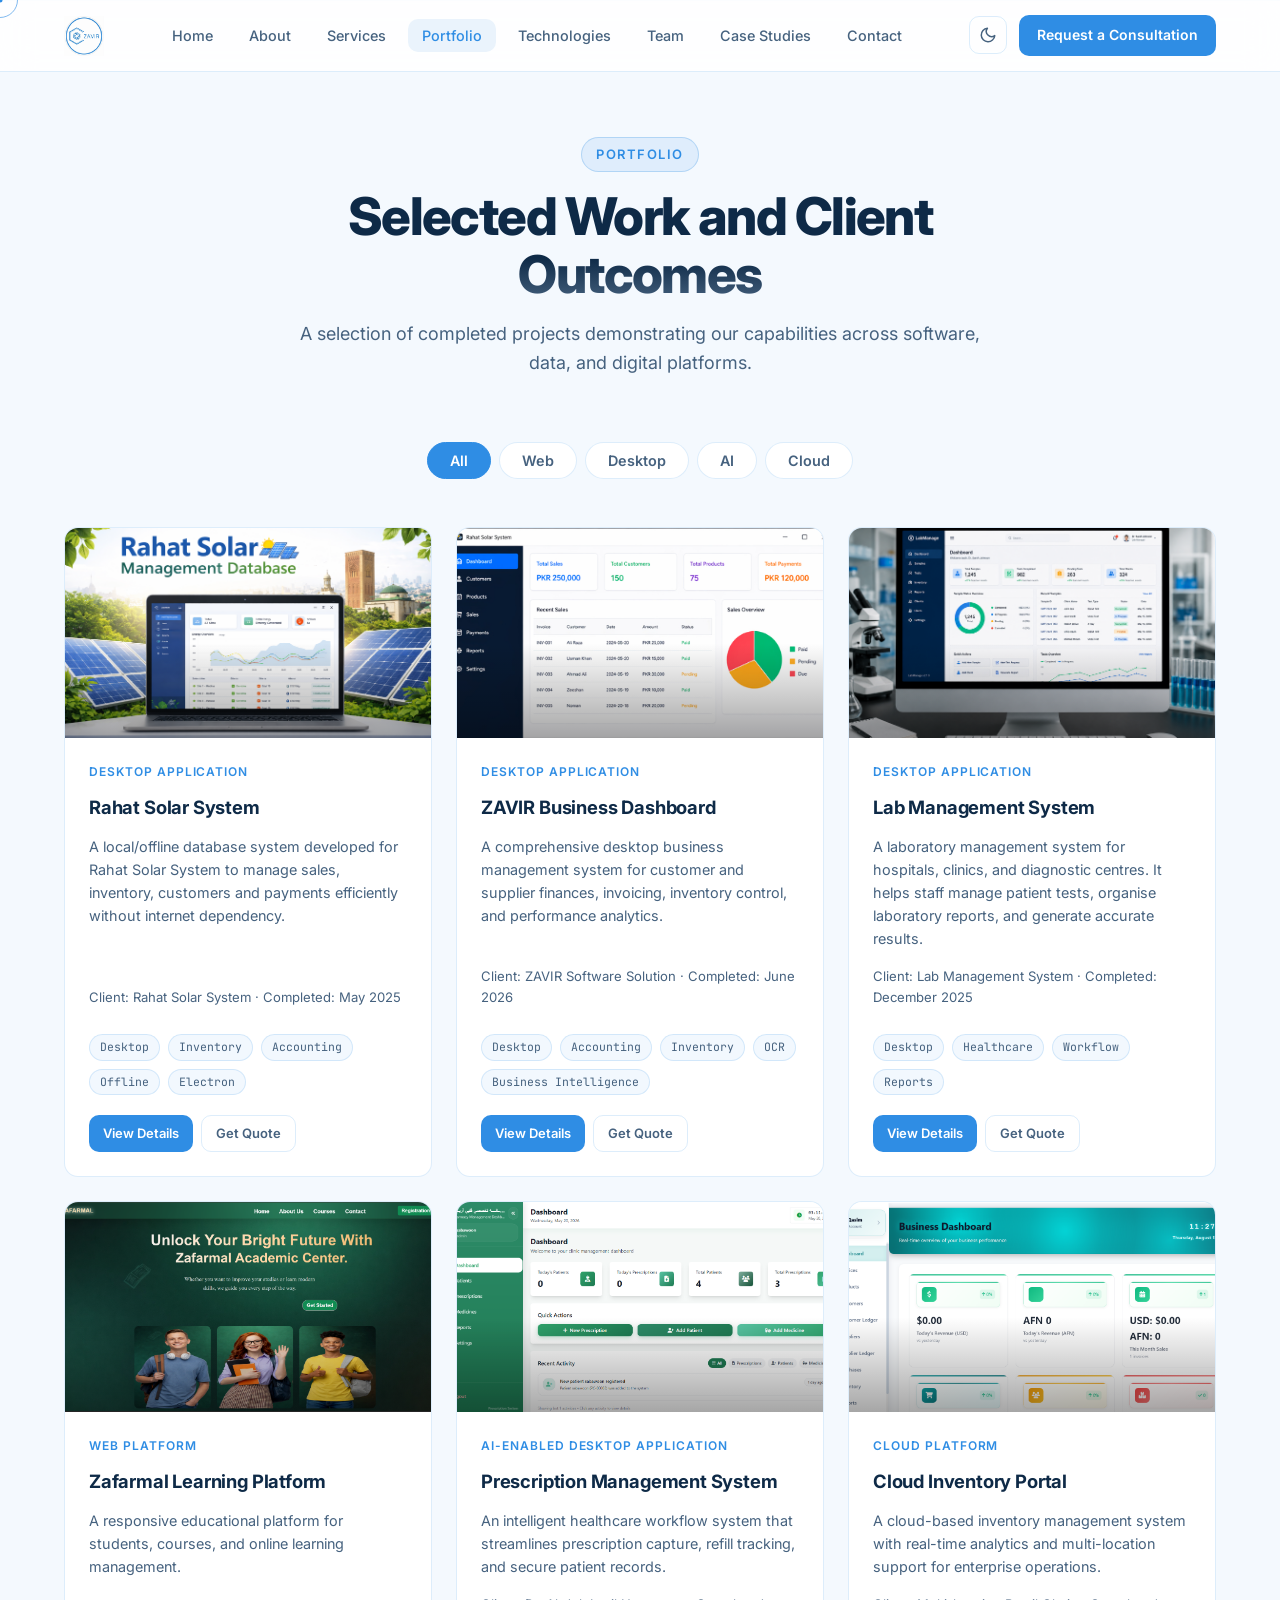
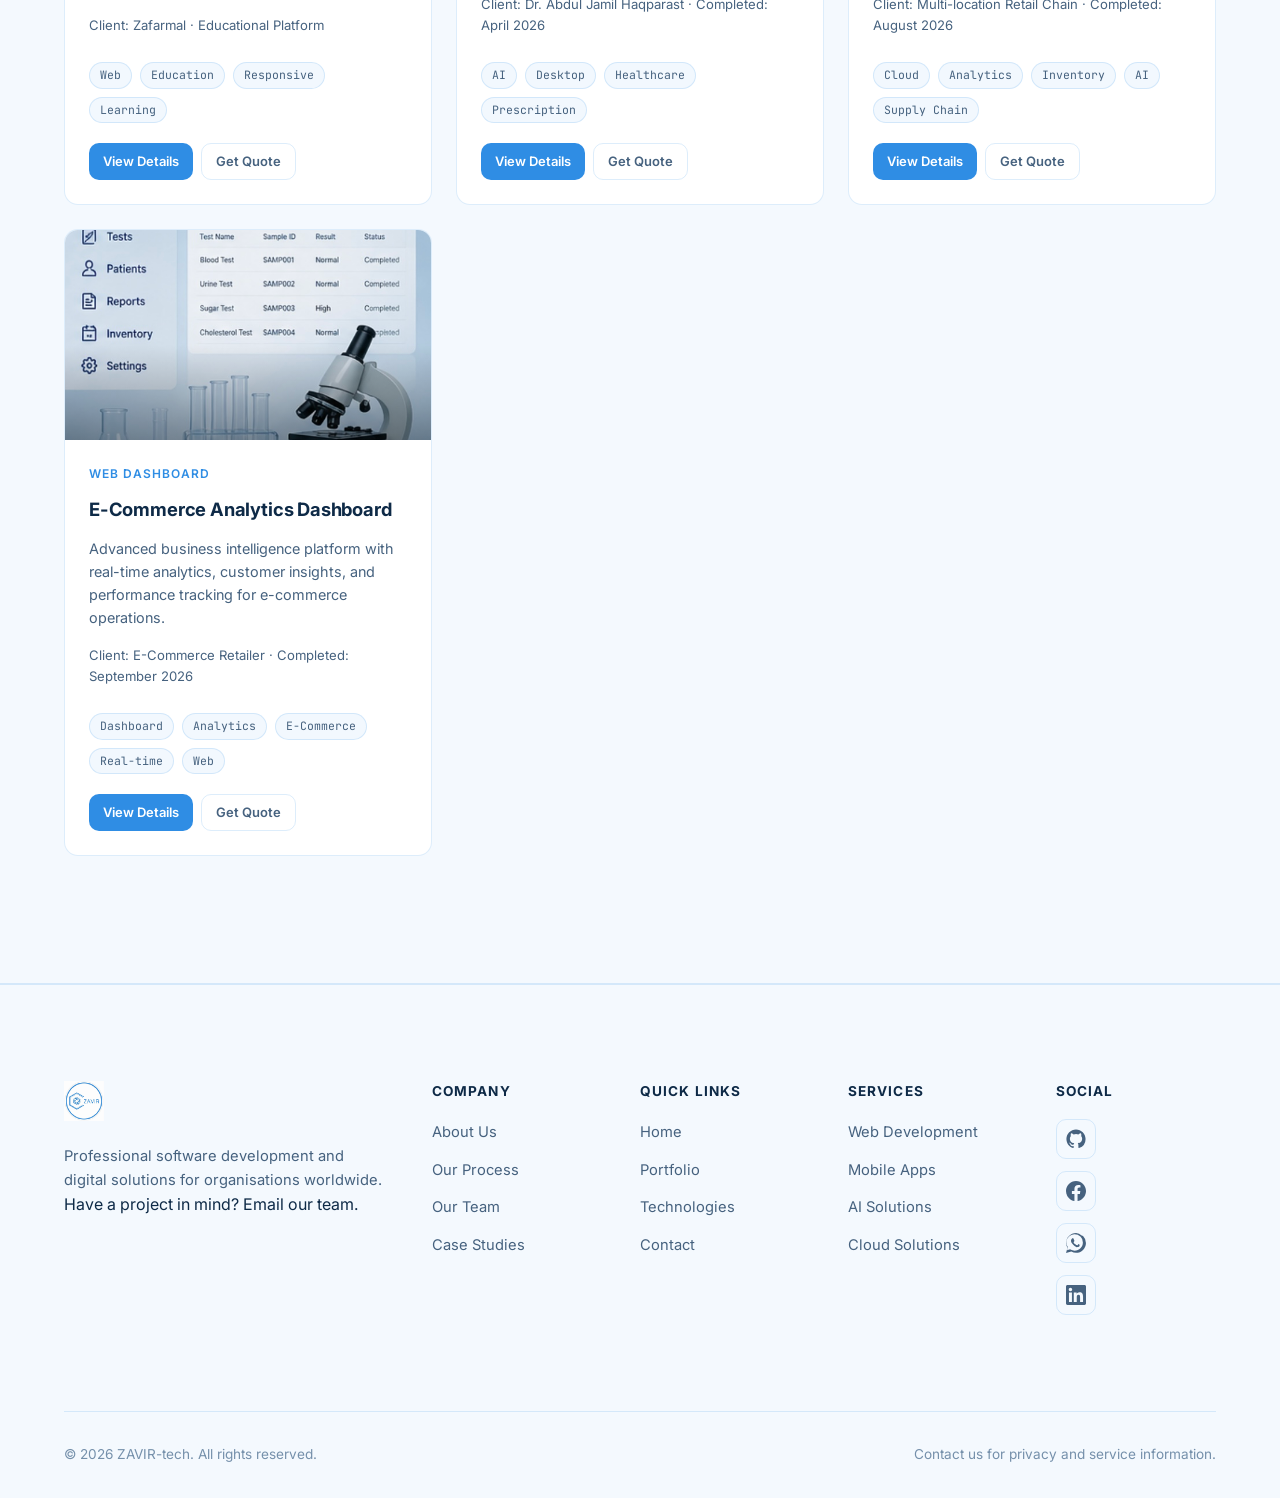
<file: portfolio.html>
<!doctype html>
<html lang="en" data-theme="light">
  <head>
    <meta charset="UTF-8" />
    <meta name="viewport" content="width=device-width, initial-scale=1.0" />
    <meta name="description" content="Explore ZAVIR-tech portfolio — real projects delivering value to businesses worldwide." />
    <meta
      name="keywords"
      content="software house Afghanistan, web development, mobile apps, AI solutions, cloud, UI/UX design"
    />
    <meta name="author" content="ZAVIR-tech" />
    <meta name="robots" content="index,follow" />
    <meta name="theme-color" content="#2f8de4" />
    <meta
      property="og:title"
      content="ZAVIR-tech — Building Digital Solutions for Afghanistan and the World"
    />
    <meta
      property="og:description"
      content="Professional software development and digital solutions for businesses worldwide."
    />
    <meta property="og:type" content="website" />
    <meta property="og:site_name" content="ZAVIR-tech" />
    <meta property="og:image" content="https://zavir-tech.com/images/logo/zavir-logo.jpg" />
    <meta name="twitter:card" content="summary_large_image" />
    <meta name="twitter:title" content="ZAVIR-tech — Building Digital Solutions for Afghanistan and the World" />
    <meta name="twitter:description" content="Professional software development and digital solutions for businesses worldwide." />
    <meta name="twitter:image" content="https://zavir-tech.com/images/logo/zavir-logo.jpg" />
    <link rel="canonical" href="https://zavir-tech.com/portfolio.html" />
    
    <!-- Structured Data -->
    <script type="application/ld+json">
    {
      "@context": "https://schema.org",
      "@type": "SoftwareCompany",
      "name": "ZAVIR-tech",
      "description": "Professional software development and digital solutions for businesses worldwide.",
      "url": "https://zavir-tech.com",
      "logo": "https://zavir-tech.com/images/logo/zavir-logo.jpg",
      "contactPoint": {
        "@type": "ContactPoint",
        "telephone": "+93 784 519 843",
        "contactType": "customer service",
        "email": "zavirtechnology@gmail.com",
        "areaServed": "Afghanistan"
      },
      "address": {
        "@type": "PostalAddress",
        "addressLocality": "Kabul",
        "addressCountry": "Afghanistan"
      },
      "sameAs": [
        "https://www.facebook.com/share/19PV6jZUD2/?mibextid=wwXIfr",
        "https://whatsapp.com/channel/0029Vb89jT8JZg40094sPX3a"
      ]
    }
    </script>
    
    <link rel="icon" href="images/logo/favicon.svg" />
    <title>Portfolio | ZAVIR-tech</title>

    <!-- Fonts: Inter (Vercel-like geometric sans) -->
    <link rel="preconnect" href="https://fonts.googleapis.com" />
    <link rel="preconnect" href="https://fonts.gstatic.com" crossorigin />
    <link
      href="https://fonts.googleapis.com/css2?family=Inter:wght@400;500;600;700;800;900&family=JetBrains+Mono:wght@400;500&display=swap"
      rel="stylesheet"
    />

    <!-- Stylesheets -->
    <link rel="stylesheet" href="css/style.css" />
    <link rel="stylesheet" href="css/animations.css" />
    <link rel="stylesheet" href="css/responsive.css" />
    
    <!-- Preload critical fonts -->
    <link rel="preconnect" href="https://fonts.googleapis.com" />
    <link rel="preconnect" href="https://fonts.gstatic.com" crossorigin />
    <link rel="preload" href="https://fonts.googleapis.com/css2?family=Inter:wght@400;500;600;700;800;900&family=JetBrains+Mono:wght@400;500&display=swap" as="style" onload="this.onload=null;this.rel='stylesheet'">
    <noscript><link rel="stylesheet" href="https://fonts.googleapis.com/css2?family=Inter:wght@400;500;600;700;800;900&family=JetBrains+Mono:wght@400;500&display=swap"></noscript>
  </head>
  <body data-page="portfolio">

    <div class="cursor" id="cursor" aria-hidden="true"></div>
    <div class="cursor-dot" id="cursorDot" aria-hidden="true"></div>
    <div class="mouse-glow" id="mouseGlow" aria-hidden="true"></div>
    <a class="skip-link" href="#main">Skip to main content</a>

    <div id="site-header"></div>
    <div id="site-mobile-menu"></div>

    <main id="main" class="page-main">
<!-- ======================= PORTFOLIO ======================= -->
      <section
        class="section portfolio"
        id="portfolio"
        aria-labelledby="portfolio-title"
      >
        <div class="container">
          <div class="section__header reveal" data-reveal="up">
            <span class="section__eyebrow">Portfolio</span>
            <h2 class="section__title" id="portfolio-title">
              Selected Work and Client Outcomes
            </h2>
            <p class="section__subtitle">
              A selection of completed projects demonstrating our capabilities across software, data, and digital platforms.
            </p>
          </div>

          <!-- Filter buttons -->
          <div
            class="portfolio__filters reveal"
            data-reveal="up"
            role="group"
            aria-label="Filter portfolio projects"
          >
            <button class="filter-btn is-active" data-filter="all" data-ripple>
              All
            </button>
            <button class="filter-btn" data-filter="web" data-ripple>
              Web
            </button>
            <button class="filter-btn" data-filter="desktop" data-ripple>
              Desktop
            </button>
            <button class="filter-btn" data-filter="ai" data-ripple>AI</button>
            <button class="filter-btn" data-filter="cloud" data-ripple>
              Cloud
            </button>
          </div>

          <div class="portfolio__grid" id="portfolioGrid"></div>
        </div>
      </section>
    </main>

    <div id="site-footer"></div>
    <div id="site-back-to-top"></div>

    <script src="js/layout.js"></script>
    <script src="js/content.js" defer></script>
    <script src="js/main.js" defer></script>
    <script src="js/animations.js" defer></script>
  </body>
</html>
</file>
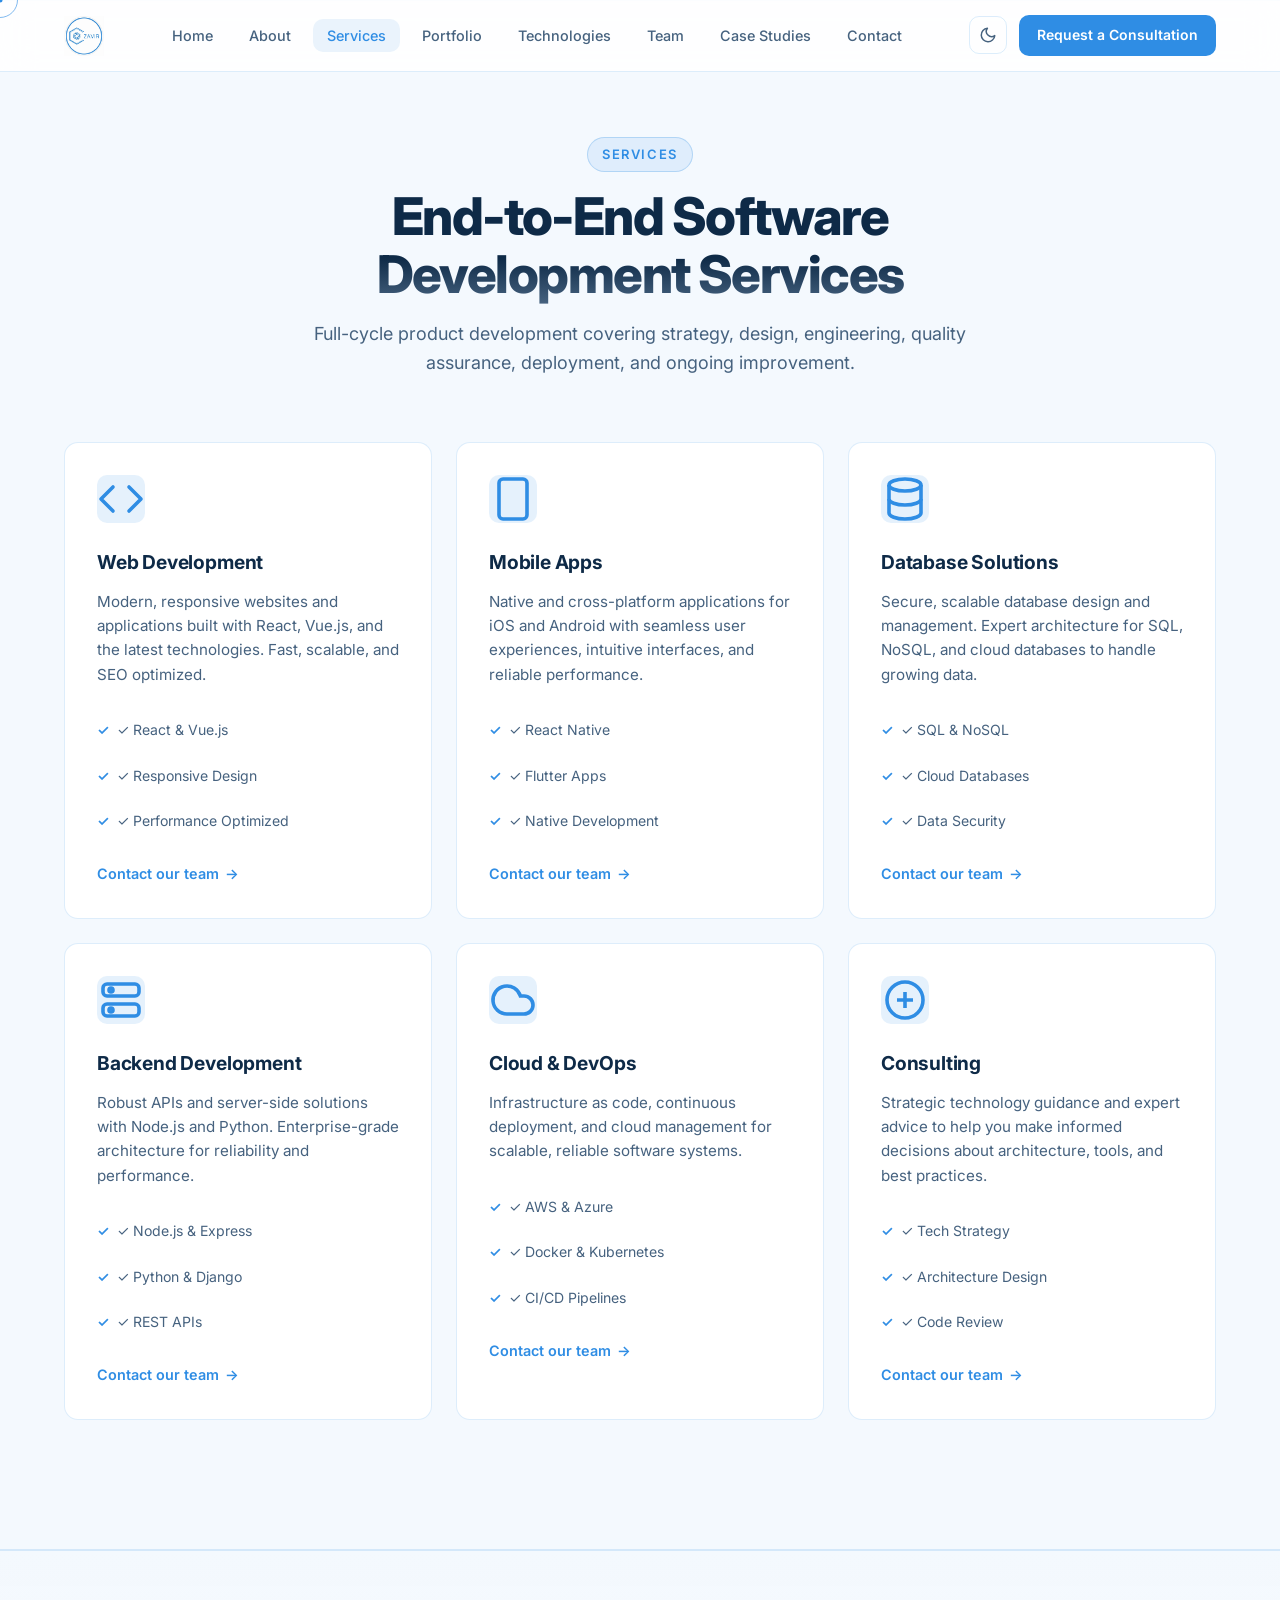
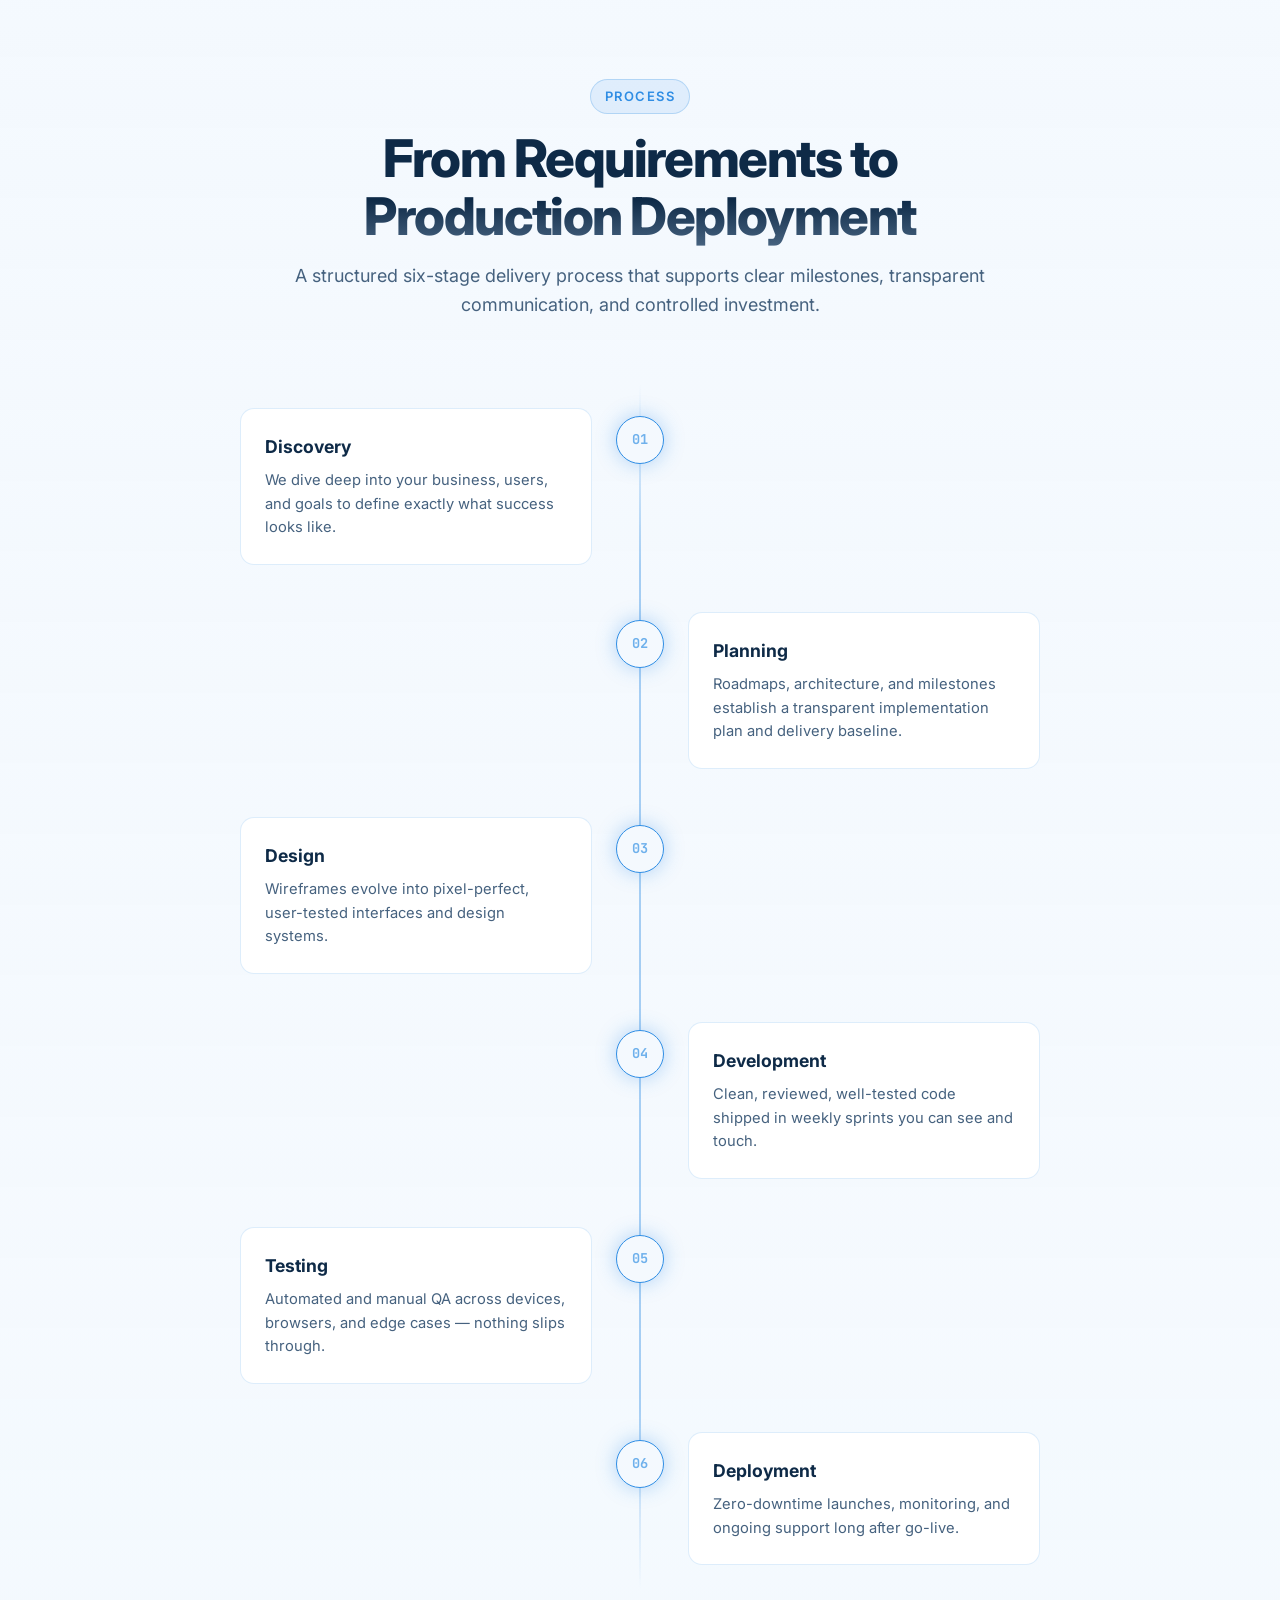
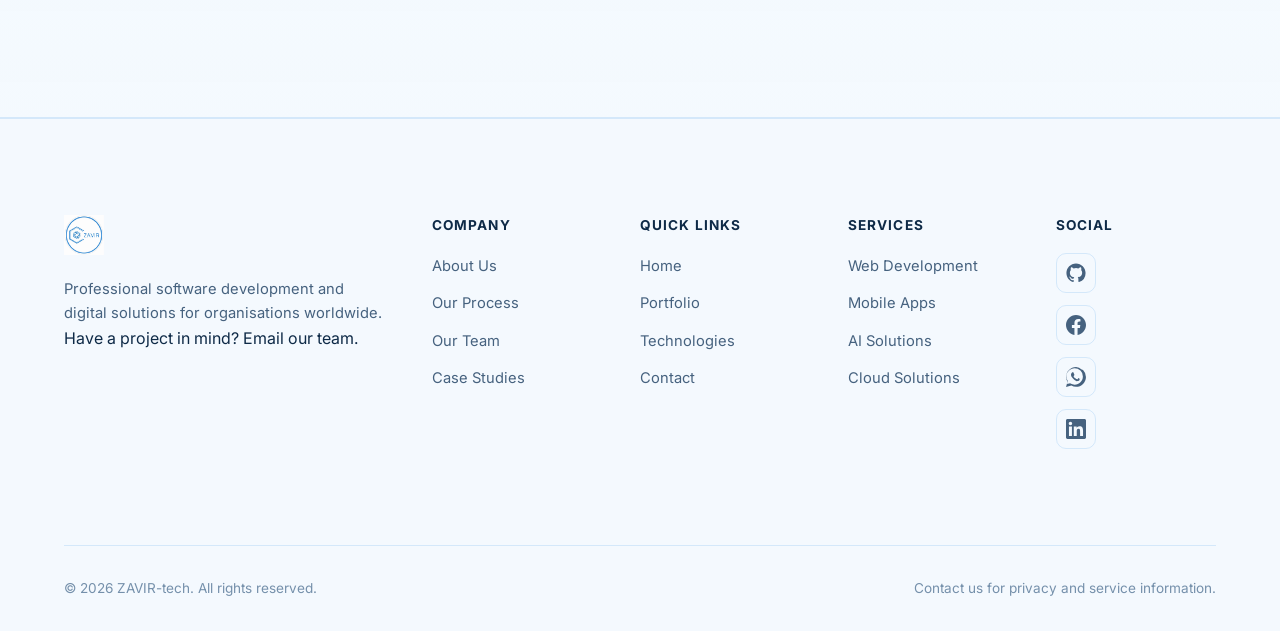
<file: services.html>
<!doctype html>
<html lang="en" data-theme="light">
  <head>
    <meta charset="UTF-8" />
    <meta name="viewport" content="width=device-width, initial-scale=1.0" />
    <meta name="description" content="Full-cycle software development services — web, mobile, AI, cloud, and custom solutions." />
    <meta
      name="keywords"
      content="software house Afghanistan, web development, mobile apps, AI solutions, cloud, UI/UX design"
    />
    <meta name="author" content="ZAVIR-tech" />
    <meta name="robots" content="index,follow" />
    <meta name="theme-color" content="#2f8de4" />
    <meta
      property="og:title"
      content="ZAVIR-tech — Building Digital Solutions for Afghanistan and the World"
    />
    <meta
      property="og:description"
      content="Professional software development and digital solutions for businesses worldwide."
    />
    <meta property="og:type" content="website" />
    <meta property="og:site_name" content="ZAVIR-tech" />
    <meta property="og:image" content="https://zavir-tech.com/images/logo/zavir-logo.jpg" />
    <meta name="twitter:card" content="summary_large_image" />
    <meta name="twitter:title" content="ZAVIR-tech — Building Digital Solutions for Afghanistan and the World" />
    <meta name="twitter:description" content="Professional software development and digital solutions for businesses worldwide." />
    <meta name="twitter:image" content="https://zavir-tech.com/images/logo/zavir-logo.jpg" />
    <link rel="canonical" href="https://zavir-tech.com/services.html" />
    
    <!-- Structured Data -->
    <script type="application/ld+json">
    {
      "@context": "https://schema.org",
      "@type": "SoftwareCompany",
      "name": "ZAVIR-tech",
      "description": "Professional software development and digital solutions for businesses worldwide.",
      "url": "https://zavir-tech.com",
      "logo": "https://zavir-tech.com/images/logo/zavir-logo.jpg",
      "contactPoint": {
        "@type": "ContactPoint",
        "telephone": "+93 784 519 843",
        "contactType": "customer service",
        "email": "zavirtechnology@gmail.com",
        "areaServed": "Afghanistan"
      },
      "address": {
        "@type": "PostalAddress",
        "addressLocality": "Kabul",
        "addressCountry": "Afghanistan"
      },
      "sameAs": [
        "https://www.facebook.com/share/19PV6jZUD2/?mibextid=wwXIfr",
        "https://whatsapp.com/channel/0029Vb89jT8JZg40094sPX3a"
      ]
    }
    </script>
    
    <link rel="icon" href="images/logo/favicon.svg" />
    <title>Software Development Services | ZAVIR-tech</title>

    <!-- Fonts: Inter (Vercel-like geometric sans) -->
    <link rel="preconnect" href="https://fonts.googleapis.com" />
    <link rel="preconnect" href="https://fonts.gstatic.com" crossorigin />
    <link
      href="https://fonts.googleapis.com/css2?family=Inter:wght@400;500;600;700;800;900&family=JetBrains+Mono:wght@400;500&display=swap"
      rel="stylesheet"
    />

    <!-- Stylesheets -->
    <link rel="stylesheet" href="css/style.css" />
    <link rel="stylesheet" href="css/animations.css" />
    <link rel="stylesheet" href="css/responsive.css" />
    
    <!-- Preload critical fonts -->
    <link rel="preconnect" href="https://fonts.googleapis.com" />
    <link rel="preconnect" href="https://fonts.gstatic.com" crossorigin />
    <link rel="preload" href="https://fonts.googleapis.com/css2?family=Inter:wght@400;500;600;700;800;900&family=JetBrains+Mono:wght@400;500&display=swap" as="style" onload="this.onload=null;this.rel='stylesheet'">
    <noscript><link rel="stylesheet" href="https://fonts.googleapis.com/css2?family=Inter:wght@400;500;600;700;800;900&family=JetBrains+Mono:wght@400;500&display=swap"></noscript>
  </head>
  <body data-page="services">

    <div class="cursor" id="cursor" aria-hidden="true"></div>
    <div class="cursor-dot" id="cursorDot" aria-hidden="true"></div>
    <div class="mouse-glow" id="mouseGlow" aria-hidden="true"></div>
    <a class="skip-link" href="#main">Skip to main content</a>

    <div id="site-header"></div>
    <div id="site-mobile-menu"></div>

    <main id="main" class="page-main">
<!-- ======================= SERVICES ======================= -->
      <section
        class="section services"
        id="services"
        aria-labelledby="services-title"
      >
        <div class="container">
          <div class="section__header reveal" data-reveal="up">
            <span class="section__eyebrow">Services</span>
            <h2 class="section__title" id="services-title">
              End-to-End Software<br />Development Services
            </h2>
            <p class="section__subtitle">
              Full-cycle product development covering strategy, design, engineering,
              quality assurance, deployment, and ongoing improvement.
            </p>
          </div>

          <div class="services__grid">
            <!-- Card 1 -->
            <article
              class="service-card reveal"
              data-reveal="up"
              data-reveal-delay="0"
            >
              <div class="service-card__icon" aria-hidden="true">
                <svg
                  width="24"
                  height="24"
                  viewBox="0 0 24 24"
                  fill="none"
                  stroke="currentColor"
                  stroke-width="1.8"
                  stroke-linecap="round"
                  stroke-linejoin="round"
                >
                  <polyline points="16 18 22 12 16 6" />
                  <polyline points="8 6 2 12 8 18" />
                </svg>
              </div>
              <h3 class="service-card__title">Web Development</h3>
              <p class="service-card__text">
                High-performance websites and web platforms built with modern
                standards — fast, secure, and SEO-ready from day one.
              </p>
              <ul class="service-card__bullets">
                <li>React & Vue.js applications</li>
                <li>Responsive design for all devices</li>
                <li>Performance optimization</li>
                <li>SEO best practices</li>
              </ul>
              <a href="contact.html" class="service-card__link"
                >Learn more <span aria-hidden="true">→</span></a
              >
            </article>

            <!-- Card 2 -->
            <article
              class="service-card reveal"
              data-reveal="up"
              data-reveal-delay="80"
            >
              <div class="service-card__icon" aria-hidden="true">
                <svg
                  width="24"
                  height="24"
                  viewBox="0 0 24 24"
                  fill="none"
                  stroke="currentColor"
                  stroke-width="1.8"
                  stroke-linecap="round"
                  stroke-linejoin="round"
                >
                  <rect x="5" y="2" width="14" height="20" rx="2" />
                  <line x1="12" y1="18" x2="12" y2="18.01" />
                </svg>
              </div>
              <h3 class="service-card__title">Mobile App Development</h3>
              <p class="service-card__text">
                High-quality iOS and Android applications with responsive
                interfaces and reliable offline-capable architectures.
              </p>
              <ul class="service-card__bullets">
                <li>React Native & Flutter</li>
                <li>Cross-platform solutions</li>
                <li>Native performance</li>
                <li>App store deployment</li>
              </ul>
              <a href="contact.html" class="service-card__link"
                >Learn more <span aria-hidden="true">→</span></a
              >
            </article>

            <!-- Card 3 -->
            <article
              class="service-card reveal"
              data-reveal="up"
              data-reveal-delay="160"
            >
              <div class="service-card__icon" aria-hidden="true">
                <svg
                  width="24"
                  height="24"
                  viewBox="0 0 24 24"
                  fill="none"
                  stroke="currentColor"
                  stroke-width="1.8"
                  stroke-linecap="round"
                  stroke-linejoin="round"
                >
                  <path d="M12 19l7-7 3 3-7 7-3-3z" />
                  <path d="M18 13l-1.5-7.5L2 2l3.5 14.5L13 18l5-5z" />
                  <circle cx="11" cy="11" r="2" />
                </svg>
              </div>
              <h3 class="service-card__title">UI/UX Design</h3>
              <p class="service-card__text">
                Research-driven product design with consistent interfaces,
                scalable design systems, and validated prototypes.
              </p>
              <ul class="service-card__bullets">
                <li>User research & testing</li>
                <li>Wireframing & prototyping</li>
                <li>Design systems</li>
                <li>Accessibility focused</li>
              </ul>
              <a href="contact.html" class="service-card__link"
                >Learn more <span aria-hidden="true">→</span></a
              >
            </article>

            <!-- Card 4 -->
            <article
              class="service-card reveal"
              data-reveal="up"
              data-reveal-delay="0"
            >
              <div class="service-card__icon" aria-hidden="true">
                <svg
                  width="24"
                  height="24"
                  viewBox="0 0 24 24"
                  fill="none"
                  stroke="currentColor"
                  stroke-width="1.8"
                  stroke-linecap="round"
                  stroke-linejoin="round"
                >
                  <path
                    d="M12 2a4 4 0 0 1 4 4c0 1.95-1.4 3.58-3.25 3.93L12 10l-.75-.07A4.001 4.001 0 0 1 12 2z"
                  />
                  <circle cx="12" cy="12" r="3" />
                  <path
                    d="M12 15v7M8 22h8M4.9 4.9l2.83 2.83M16.27 7.73l2.83-2.83"
                  />
                </svg>
              </div>
              <h3 class="service-card__title">AI Solutions</h3>
              <p class="service-card__text">
                Machine learning models, intelligent automation, chatbots, and
                data pipelines that turn information into advantage.
              </p>
              <ul class="service-card__bullets">
                <li>Machine learning models</li>
                <li>Process automation</li>
                <li>Data analytics</li>
                <li>AI integration</li>
              </ul>
              <a href="contact.html" class="service-card__link"
                >Learn more <span aria-hidden="true">→</span></a
              >
            </article>

            <!-- Card 5 -->
            <article
              class="service-card reveal"
              data-reveal="up"
              data-reveal-delay="80"
            >
              <div class="service-card__icon" aria-hidden="true">
                <svg
                  width="24"
                  height="24"
                  viewBox="0 0 24 24"
                  fill="none"
                  stroke="currentColor"
                  stroke-width="1.8"
                  stroke-linecap="round"
                  stroke-linejoin="round"
                >
                  <path d="M18 10h-1.26A8 8 0 1 0 9 20h9a5 5 0 0 0 0-10z" />
                </svg>
              </div>
              <h3 class="service-card__title">Cloud Solutions</h3>
              <p class="service-card__text">
                Scalable cloud architecture, DevOps automation, and
                infrastructure aligned with your operational requirements.
              </p>
              <ul class="service-card__bullets">
                <li>AWS & Azure deployment</li>
                <li>Docker & Kubernetes</li>
                <li>CI/CD pipelines</li>
                <li>Infrastructure as code</li>
              </ul>
              <a href="contact.html" class="service-card__link"
                >Learn more <span aria-hidden="true">→</span></a
              >
            </article>

            <!-- Card 6 -->
            <article
              class="service-card reveal"
              data-reveal="up"
              data-reveal-delay="160"
            >
              <div class="service-card__icon" aria-hidden="true">
                <svg
                  width="24"
                  height="24"
                  viewBox="0 0 24 24"
                  fill="none"
                  stroke="currentColor"
                  stroke-width="1.8"
                  stroke-linecap="round"
                  stroke-linejoin="round"
                >
                  <rect x="2" y="3" width="20" height="14" rx="2" />
                  <line x1="8" y1="21" x2="16" y2="21" />
                  <line x1="12" y1="17" x2="12" y2="21" />
                </svg>
              </div>
              <h3 class="service-card__title">Custom Software Development</h3>
              <p class="service-card__text">
                Bespoke enterprise systems, internal tools, and integrations
                tailored precisely to your workflow and goals.
              </p>
              <ul class="service-card__bullets">
                <li>Enterprise systems</li>
                <li>Internal tools</li>
                <li>API development</li>
                <li>System integration</li>
              </ul>
              <a href="contact.html" class="service-card__link"
                >Learn more <span aria-hidden="true">→</span></a
              >
            </article>
          </div>
        </div>
      </section>
<!-- ======================= PROCESS ======================= -->
      <section
        class="section process"
        id="process"
        aria-labelledby="process-title"
      >
        <div class="container">
          <div class="section__header reveal" data-reveal="up">
            <span class="section__eyebrow">Process</span>
            <h2 class="section__title" id="process-title">
              From Requirements to<br />Production Deployment
            </h2>
            <p class="section__subtitle">
              A structured six-stage delivery process that supports clear
              milestones, transparent communication, and controlled investment.
            </p>
          </div>

          <ol class="timeline" role="list">
            <li class="timeline__item reveal" data-reveal="left">
              <span class="timeline__num" aria-hidden="true">01</span>
              <div class="timeline__card">
                <h3 class="timeline__title">Discovery</h3>
                <p class="timeline__text">
                  We dive deep into your business, users, and goals to define
                  exactly what success looks like.
                </p>
              </div>
            </li>
            <li class="timeline__item reveal" data-reveal="right">
              <span class="timeline__num" aria-hidden="true">02</span>
              <div class="timeline__card">
                <h3 class="timeline__title">Planning</h3>
                <p class="timeline__text">
                  Roadmaps, architecture, and milestones establish a transparent
                  implementation plan and delivery baseline.
                </p>
              </div>
            </li>
            <li class="timeline__item reveal" data-reveal="left">
              <span class="timeline__num" aria-hidden="true">03</span>
              <div class="timeline__card">
                <h3 class="timeline__title">Design</h3>
                <p class="timeline__text">
                  Wireframes evolve into pixel-perfect, user-tested interfaces
                  and design systems.
                </p>
              </div>
            </li>
            <li class="timeline__item reveal" data-reveal="right">
              <span class="timeline__num" aria-hidden="true">04</span>
              <div class="timeline__card">
                <h3 class="timeline__title">Development</h3>
                <p class="timeline__text">
                  Clean, reviewed, well-tested code shipped in weekly sprints
                  you can see and touch.
                </p>
              </div>
            </li>
            <li class="timeline__item reveal" data-reveal="left">
              <span class="timeline__num" aria-hidden="true">05</span>
              <div class="timeline__card">
                <h3 class="timeline__title">Testing</h3>
                <p class="timeline__text">
                  Automated and manual QA across devices, browsers, and edge
                  cases — nothing slips through.
                </p>
              </div>
            </li>
            <li class="timeline__item reveal" data-reveal="right">
              <span class="timeline__num" aria-hidden="true">06</span>
              <div class="timeline__card">
                <h3 class="timeline__title">Deployment</h3>
                <p class="timeline__text">
                  Zero-downtime launches, monitoring, and ongoing support long
                  after go-live.
                </p>
              </div>
            </li>
          </ol>
        </div>
      </section>
    </main>

    <div id="site-footer"></div>
    <div id="site-back-to-top"></div>

    <script src="js/layout.js"></script>
    <script src="js/content.js" defer></script>
    <script src="js/main.js" defer></script>
    <script src="js/animations.js" defer></script>
  </body>
</html>
</file>
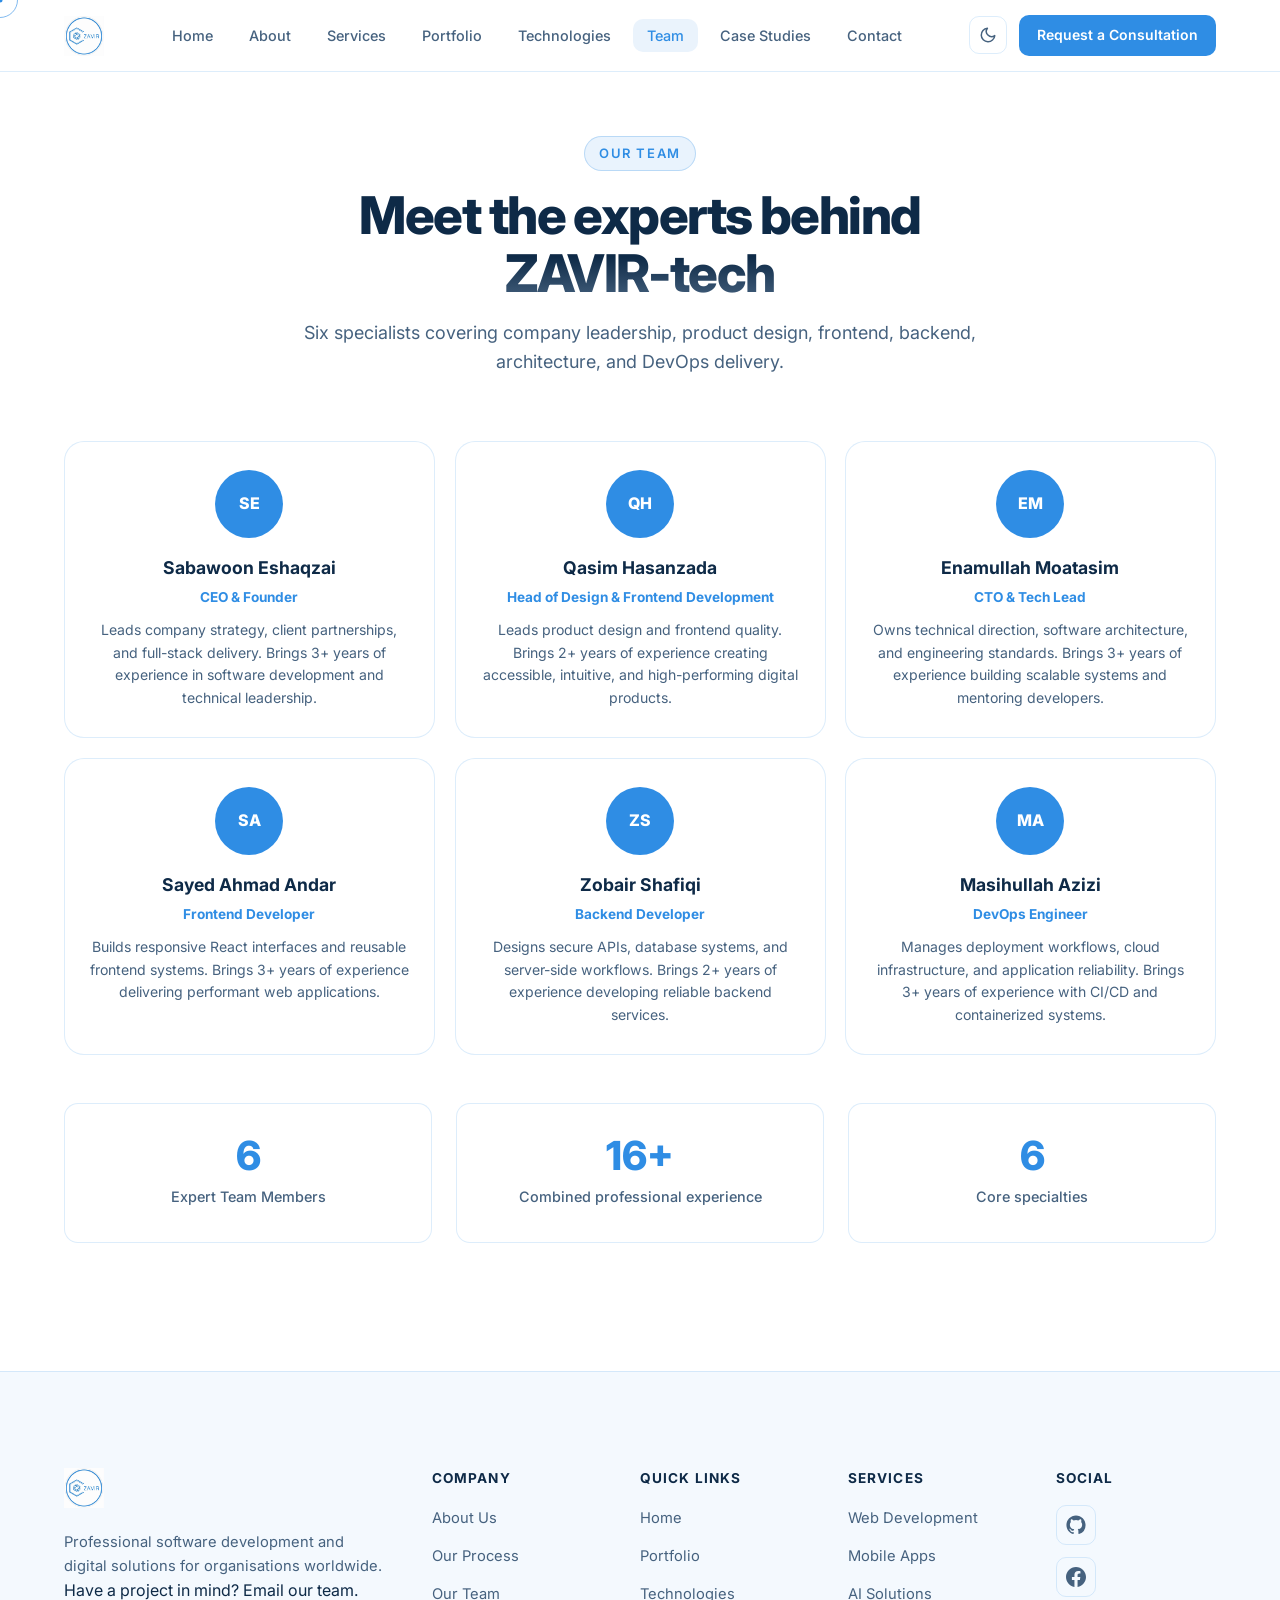
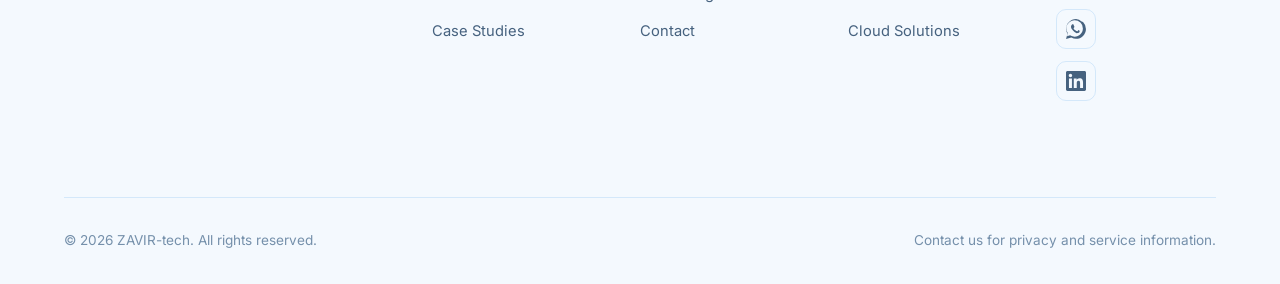
<file: team.html>
<!doctype html>
<html lang="en" data-theme="light">
  <head>
    <meta charset="UTF-8" />
    <meta name="viewport" content="width=device-width, initial-scale=1.0" />
    <meta name="description" content="Meet the six-person ZAVIR-tech team of leaders, designers, developers, and DevOps engineers building dependable digital products." />
    <meta
      name="keywords"
      content="software house Afghanistan, web development, mobile apps, AI solutions, cloud, UI/UX design"
    />
    <meta name="author" content="ZAVIR-tech" />
    <meta name="robots" content="index,follow" />
    <meta name="theme-color" content="#2f8de4" />
    <meta
      property="og:title"
      content="ZAVIR-tech — Building Digital Solutions for Afghanistan and the World"
    />
    <meta
      property="og:description"
      content="Professional software development and digital solutions for businesses worldwide."
    />
    <meta property="og:type" content="website" />
    <meta property="og:site_name" content="ZAVIR-tech" />
    <meta property="og:image" content="https://zavir-tech.com/images/logo/zavir-logo.jpg" />
    <meta name="twitter:card" content="summary_large_image" />
    <meta name="twitter:title" content="ZAVIR-tech — Building Digital Solutions for Afghanistan and the World" />
    <meta name="twitter:description" content="Professional software development and digital solutions for businesses worldwide." />
    <meta name="twitter:image" content="https://zavir-tech.com/images/logo/zavir-logo.jpg" />
    <link rel="canonical" href="https://zavir-tech.com/team.html" />
    
    <!-- Structured Data -->
    <script type="application/ld+json">
    {
      "@context": "https://schema.org",
      "@type": "SoftwareCompany",
      "name": "ZAVIR-tech",
      "description": "Professional software development and digital solutions for businesses worldwide.",
      "url": "https://zavir-tech.com",
      "logo": "https://zavir-tech.com/images/logo/zavir-logo.jpg",
      "contactPoint": {
        "@type": "ContactPoint",
        "telephone": "+93 784 519 843",
        "contactType": "customer service",
        "email": "zavirtechnology@gmail.com",
        "areaServed": "Afghanistan"
      },
      "address": {
        "@type": "PostalAddress",
        "addressLocality": "Kabul",
        "addressCountry": "Afghanistan"
      },
      "sameAs": [
        "https://www.facebook.com/share/19PV6jZUD2/?mibextid=wwXIfr",
        "https://whatsapp.com/channel/0029Vb89jT8JZg40094sPX3a"
      ]
    }
    </script>
    
    <link rel="icon" href="images/logo/favicon.svg" />
    <title>Our Team | ZAVIR-tech</title>

    <!-- Fonts: Inter (Vercel-like geometric sans) -->
    <link rel="preconnect" href="https://fonts.googleapis.com" />
    <link rel="preconnect" href="https://fonts.gstatic.com" crossorigin />
    <link
      href="https://fonts.googleapis.com/css2?family=Inter:wght@400;500;600;700;800;900&family=JetBrains+Mono:wght@400;500&display=swap"
      rel="stylesheet"
    />

    <!-- Stylesheets -->
    <link rel="stylesheet" href="css/style.css" />
    <link rel="stylesheet" href="css/animations.css" />
    <link rel="stylesheet" href="css/responsive.css" />
    
    <!-- Preload critical fonts -->
    <link rel="preconnect" href="https://fonts.googleapis.com" />
    <link rel="preconnect" href="https://fonts.gstatic.com" crossorigin />
    <link rel="preload" href="https://fonts.googleapis.com/css2?family=Inter:wght@400;500;600;700;800;900&family=JetBrains+Mono:wght@400;500&display=swap" as="style" onload="this.onload=null;this.rel='stylesheet'">
    <noscript><link rel="stylesheet" href="https://fonts.googleapis.com/css2?family=Inter:wght@400;500;600;700;800;900&family=JetBrains+Mono:wght@400;500&display=swap"></noscript>
  </head>
  <body data-page="team">

    <div class="cursor" id="cursor" aria-hidden="true"></div>
    <div class="cursor-dot" id="cursorDot" aria-hidden="true"></div>
    <div class="mouse-glow" id="mouseGlow" aria-hidden="true"></div>
    <a class="skip-link" href="#main">Skip to main content</a>

    <div id="site-header"></div>
    <div id="site-mobile-menu"></div>

    <main id="main" class="page-main">
<!-- ======================= TEAM ======================= -->
      <section class="section team-section" id="team" aria-labelledby="team-title">
        <div class="container">
          <div class="section__header reveal" data-reveal="up">
            <span class="section__eyebrow">Our Team</span>
            <h2 class="section__title" id="team-title">Meet the experts behind ZAVIR-tech</h2>
            <p class="section__subtitle">Six specialists covering company leadership, product design, frontend, backend, architecture, and DevOps delivery.</p>
          </div>
          <div class="team-grid" id="teamGrid"></div>
          
          <!-- Team Stats -->
          <div class="team-stats reveal" data-reveal="up" data-reveal-delay="200">
            <div class="team-stat">
              <span class="team-stat__value">6</span>
              <span class="team-stat__label">Expert Team Members</span>
            </div>
            <div class="team-stat">
              <span class="team-stat__value">16+</span>
              <span class="team-stat__label">Combined professional experience</span>
            </div>
            <div class="team-stat">
              <span class="team-stat__value">6</span>
              <span class="team-stat__label">Core specialties</span>
            </div>
          </div>
        </div>
      </section>
    </main>

    <div id="site-footer"></div>
    <div id="site-back-to-top"></div>

    <script src="js/layout.js"></script>
    <script src="js/content.js" defer></script>
    <script src="js/main.js" defer></script>
    <script src="js/animations.js" defer></script>
  </body>
</html>
</file>
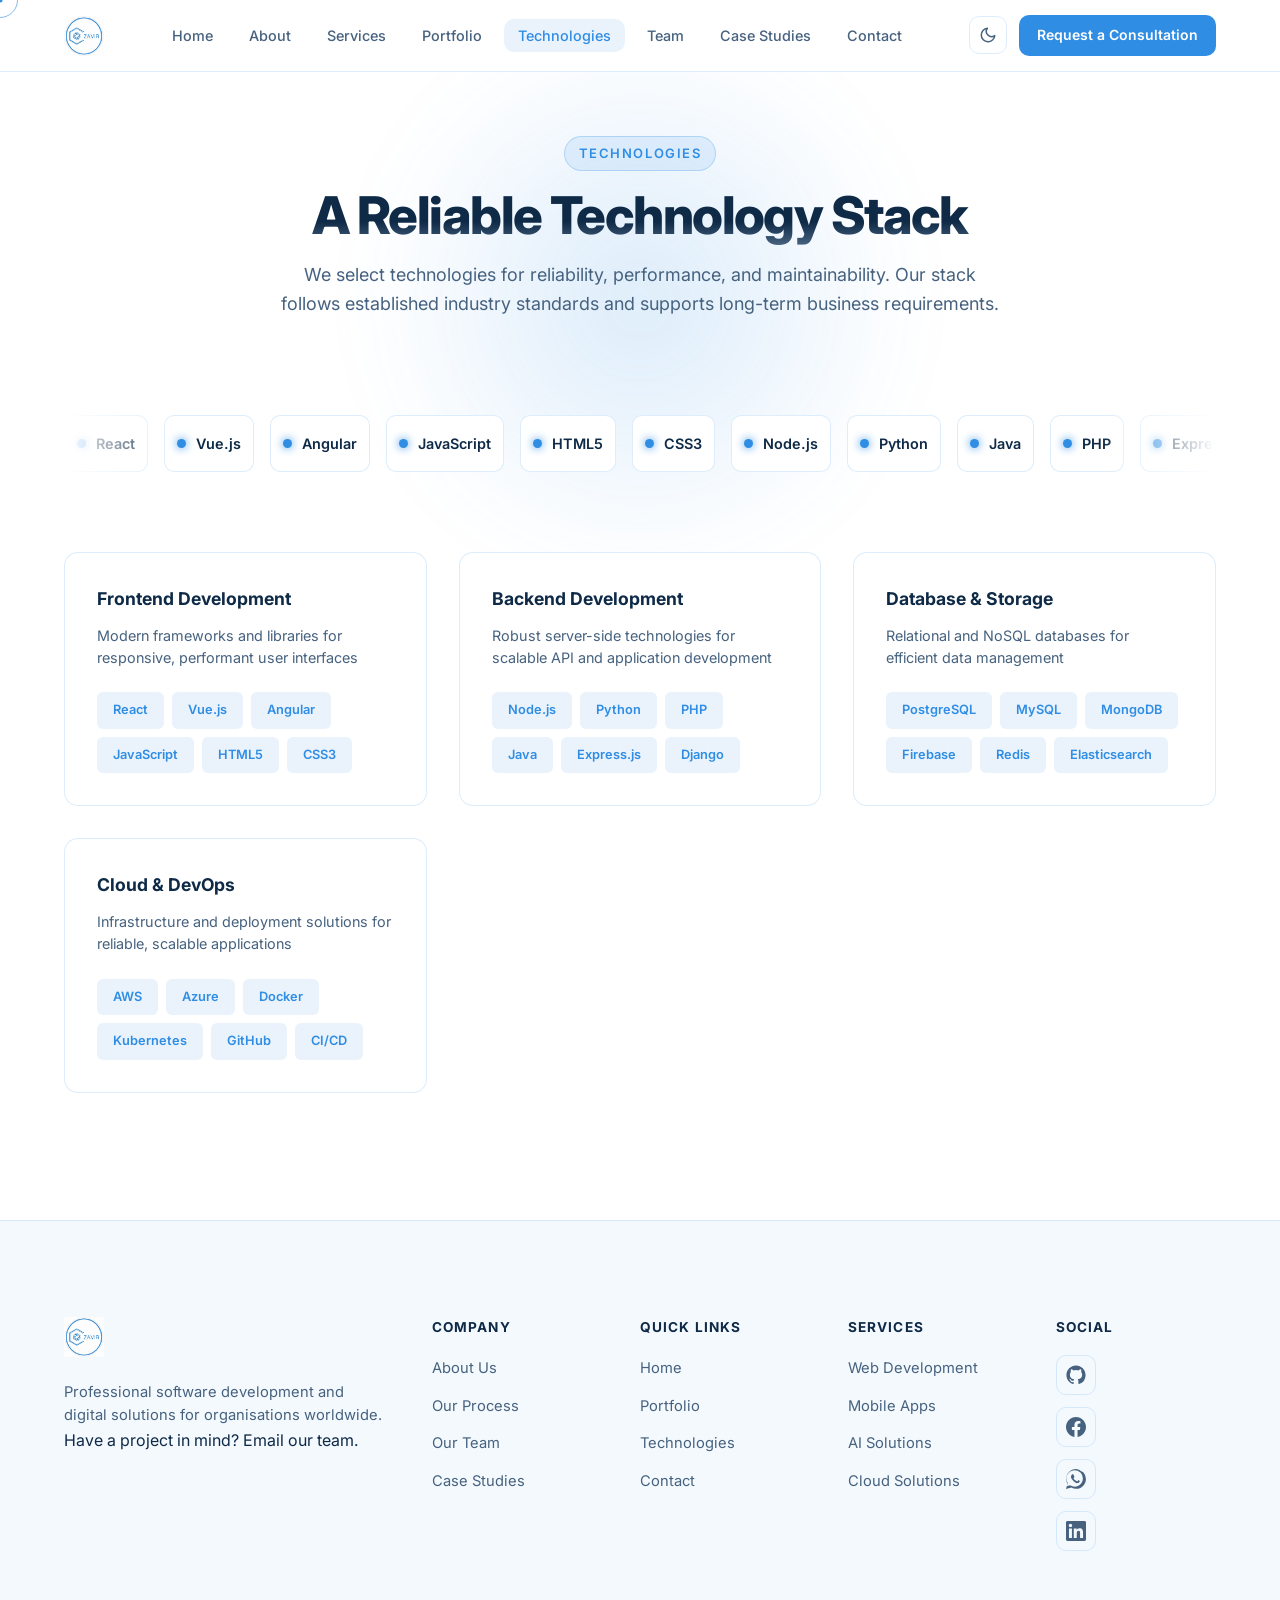
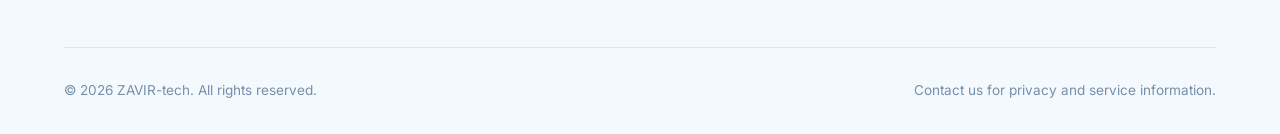
<file: technologies.html>
<!doctype html>
<html lang="en" data-theme="light">
  <head>
    <meta charset="UTF-8" />
    <meta name="viewport" content="width=device-width, initial-scale=1.0" />
    <meta name="description" content="Established technologies and frameworks selected by ZAVIR-tech for secure, maintainable, and reliable software delivery." />
    <meta
      name="keywords"
      content="software house Afghanistan, web development, mobile apps, AI solutions, cloud, UI/UX design"
    />
    <meta name="author" content="ZAVIR-tech" />
    <meta name="robots" content="index,follow" />
    <meta name="theme-color" content="#2f8de4" />
    <meta
      property="og:title"
      content="ZAVIR-tech — Building Digital Solutions for Afghanistan and the World"
    />
    <meta
      property="og:description"
      content="Professional software development and digital solutions for businesses worldwide."
    />
    <meta property="og:type" content="website" />
    <meta property="og:site_name" content="ZAVIR-tech" />
    <meta property="og:image" content="https://zavir-tech.com/images/logo/zavir-logo.jpg" />
    <meta name="twitter:card" content="summary_large_image" />
    <meta name="twitter:title" content="ZAVIR-tech — Building Digital Solutions for Afghanistan and the World" />
    <meta name="twitter:description" content="Professional software development and digital solutions for businesses worldwide." />
    <meta name="twitter:image" content="https://zavir-tech.com/images/logo/zavir-logo.jpg" />
    <link rel="canonical" href="https://zavir-tech.com/technologies.html" />
    
    <!-- Structured Data -->
    <script type="application/ld+json">
    {
      "@context": "https://schema.org",
      "@type": "SoftwareCompany",
      "name": "ZAVIR-tech",
      "description": "Professional software development and digital solutions for businesses worldwide.",
      "url": "https://zavir-tech.com",
      "logo": "https://zavir-tech.com/images/logo/zavir-logo.jpg",
      "contactPoint": {
        "@type": "ContactPoint",
        "telephone": "+93 784 519 843",
        "contactType": "customer service",
        "email": "zavirtechnology@gmail.com",
        "areaServed": "Afghanistan"
      },
      "address": {
        "@type": "PostalAddress",
        "addressLocality": "Kabul",
        "addressCountry": "Afghanistan"
      },
      "sameAs": [
        "https://www.facebook.com/share/19PV6jZUD2/?mibextid=wwXIfr",
        "https://whatsapp.com/channel/0029Vb89jT8JZg40094sPX3a"
      ]
    }
    </script>
    
    <link rel="icon" href="images/logo/favicon.svg" />
    <title>Technology Stack | ZAVIR-tech</title>

    <!-- Fonts: Inter (Vercel-like geometric sans) -->
    <link rel="preconnect" href="https://fonts.googleapis.com" />
    <link rel="preconnect" href="https://fonts.gstatic.com" crossorigin />
    <link
      href="https://fonts.googleapis.com/css2?family=Inter:wght@400;500;600;700;800;900&family=JetBrains+Mono:wght@400;500&display=swap"
      rel="stylesheet"
    />

    <!-- Stylesheets -->
    <link rel="stylesheet" href="css/style.css" />
    <link rel="stylesheet" href="css/animations.css" />
    <link rel="stylesheet" href="css/responsive.css" />
    
    <!-- Preload critical fonts -->
    <link rel="preconnect" href="https://fonts.googleapis.com" />
    <link rel="preconnect" href="https://fonts.gstatic.com" crossorigin />
    <link rel="preload" href="https://fonts.googleapis.com/css2?family=Inter:wght@400;500;600;700;800;900&family=JetBrains+Mono:wght@400;500&display=swap" as="style" onload="this.onload=null;this.rel='stylesheet'">
    <noscript><link rel="stylesheet" href="https://fonts.googleapis.com/css2?family=Inter:wght@400;500;600;700;800;900&family=JetBrains+Mono:wght@400;500&display=swap"></noscript>
  </head>
  <body data-page="technologies">

    <div class="cursor" id="cursor" aria-hidden="true"></div>
    <div class="cursor-dot" id="cursorDot" aria-hidden="true"></div>
    <div class="mouse-glow" id="mouseGlow" aria-hidden="true"></div>
    <a class="skip-link" href="#main">Skip to main content</a>

    <div id="site-header"></div>
    <div id="site-mobile-menu"></div>

    <main id="main" class="page-main">
<!-- ======================= TECHNOLOGIES ======================= -->
      <section
        class="section technologies"
        id="technologies"
        aria-labelledby="tech-title"
      >
        <div class="container">
          <div class="section__header reveal" data-reveal="up">
            <span class="section__eyebrow">Technologies</span>
            <h2 class="section__title" id="tech-title">
              A Reliable Technology Stack
            </h2>
            <p class="section__subtitle">
              We select technologies for reliability, performance, and
              maintainability. Our stack follows established industry standards
              and supports long-term business requirements.
            </p>
          </div>

          <div class="tech-carousel" id="techCarousel" aria-label="Technologies carousel">
            <div class="tech-carousel__track">
              <!-- Original set -->
              <div class="tech-carousel__item">
                <span class="tech-card__dot" style="--dot: #e34f26"></span>HTML
              </div>
              <div class="tech-carousel__item">
                <span class="tech-card__dot" style="--dot: #1572b6"></span>CSS
              </div>
              <div class="tech-carousel__item">
                <span class="tech-card__dot" style="--dot: #f7df1e"></span>JavaScript
              </div>
              <div class="tech-carousel__item">
                <span class="tech-card__dot" style="--dot: #777bb4"></span>PHP
              </div>
              <div class="tech-carousel__item">
                <span class="tech-card__dot" style="--dot: #ff2d20"></span>Laravel
              </div>
              <div class="tech-carousel__item">
                <span class="tech-card__dot" style="--dot: #3776ab"></span>Python
              </div>
              <div class="tech-carousel__item">
                <span class="tech-card__dot" style="--dot: #092e20"></span>Django
              </div>
              <div class="tech-carousel__item">
                <span class="tech-card__dot" style="--dot: #339933"></span>Node.js
              </div>
              <div class="tech-carousel__item">
                <span class="tech-card__dot" style="--dot: #61dafb"></span>React
              </div>
              <div class="tech-carousel__item">
                <span class="tech-card__dot" style="--dot: #4479a1"></span>MySQL
              </div>
              <div class="tech-carousel__item">
                <span class="tech-card__dot" style="--dot: #336791"></span>PostgreSQL
              </div>
              <div class="tech-carousel__item">
                <span class="tech-card__dot" style="--dot: #2496ed"></span>Docker
              </div>
              <div class="tech-carousel__item">
                <span class="tech-card__dot" style="--dot: #ff9900"></span>AWS
              </div>
              <div class="tech-carousel__item">
                <span class="tech-card__dot" style="--dot: #f05032"></span>Git
              </div>
              <!-- Duplicate for seamless infinite loop -->
              <div class="tech-carousel__item">
                <span class="tech-card__dot" style="--dot: #e34f26"></span>HTML
              </div>
              <div class="tech-carousel__item">
                <span class="tech-card__dot" style="--dot: #1572b6"></span>CSS
              </div>
              <div class="tech-carousel__item">
                <span class="tech-card__dot" style="--dot: #f7df1e"></span>JavaScript
              </div>
              <div class="tech-carousel__item">
                <span class="tech-card__dot" style="--dot: #777bb4"></span>PHP
              </div>
              <div class="tech-carousel__item">
                <span class="tech-card__dot" style="--dot: #ff2d20"></span>Laravel
              </div>
              <div class="tech-carousel__item">
                <span class="tech-card__dot" style="--dot: #3776ab"></span>Python
              </div>
              <div class="tech-carousel__item">
                <span class="tech-card__dot" style="--dot: #092e20"></span>Django
              </div>
              <div class="tech-carousel__item">
                <span class="tech-card__dot" style="--dot: #339933"></span>Node.js
              </div>
              <div class="tech-carousel__item">
                <span class="tech-card__dot" style="--dot: #61dafb"></span>React
              </div>
              <div class="tech-carousel__item">
                <span class="tech-card__dot" style="--dot: #4479a1"></span>MySQL
              </div>
              <div class="tech-carousel__item">
                <span class="tech-card__dot" style="--dot: #336791"></span>PostgreSQL
              </div>
              <div class="tech-carousel__item">
                <span class="tech-card__dot" style="--dot: #2496ed"></span>Docker
              </div>
              <div class="tech-carousel__item">
                <span class="tech-card__dot" style="--dot: #ff9900"></span>AWS
              </div>
              <div class="tech-carousel__item">
                <span class="tech-card__dot" style="--dot: #f05032"></span>Git
              </div>
            </div>
          </div>

          <!-- Technology Categories -->
          <div class="tech-categories reveal" data-reveal="up" data-reveal-delay="200">
            <div class="tech-category">
              <h3>Frontend Development</h3>
              <p>Modern frameworks and libraries for responsive, performant user interfaces</p>
              <div class="tech-tags">
                <span>React</span>
                <span>Vue.js</span>
                <span>Angular</span>
                <span>JavaScript</span>
                <span>HTML5</span>
                <span>CSS3</span>
              </div>
            </div>
            <div class="tech-category">
              <h3>Backend Development</h3>
              <p>Robust server-side technologies for scalable API and application development</p>
              <div class="tech-tags">
                <span>Node.js</span>
                <span>Python</span>
                <span>PHP</span>
                <span>Java</span>
                <span>Express.js</span>
                <span>Django</span>
              </div>
            </div>
            <div class="tech-category">
              <h3>Database & Storage</h3>
              <p>Relational and NoSQL databases for efficient data management</p>
              <div class="tech-tags">
                <span>PostgreSQL</span>
                <span>MySQL</span>
                <span>MongoDB</span>
                <span>Firebase</span>
                <span>Redis</span>
                <span>Elasticsearch</span>
              </div>
            </div>
            <div class="tech-category">
              <h3>Cloud & DevOps</h3>
              <p>Infrastructure and deployment solutions for reliable, scalable applications</p>
              <div class="tech-tags">
                <span>AWS</span>
                <span>Azure</span>
                <span>Docker</span>
                <span>Kubernetes</span>
                <span>GitHub</span>
                <span>CI/CD</span>
              </div>
            </div>
          </div>
        </div>
      </section>
    </main>

    <div id="site-footer"></div>
    <div id="site-back-to-top"></div>

    <script src="js/layout.js"></script>
    <script src="js/content.js" defer></script>
    <script src="js/main.js" defer></script>
    <script src="js/animations.js" defer></script>
  </body>
</html>
</file>
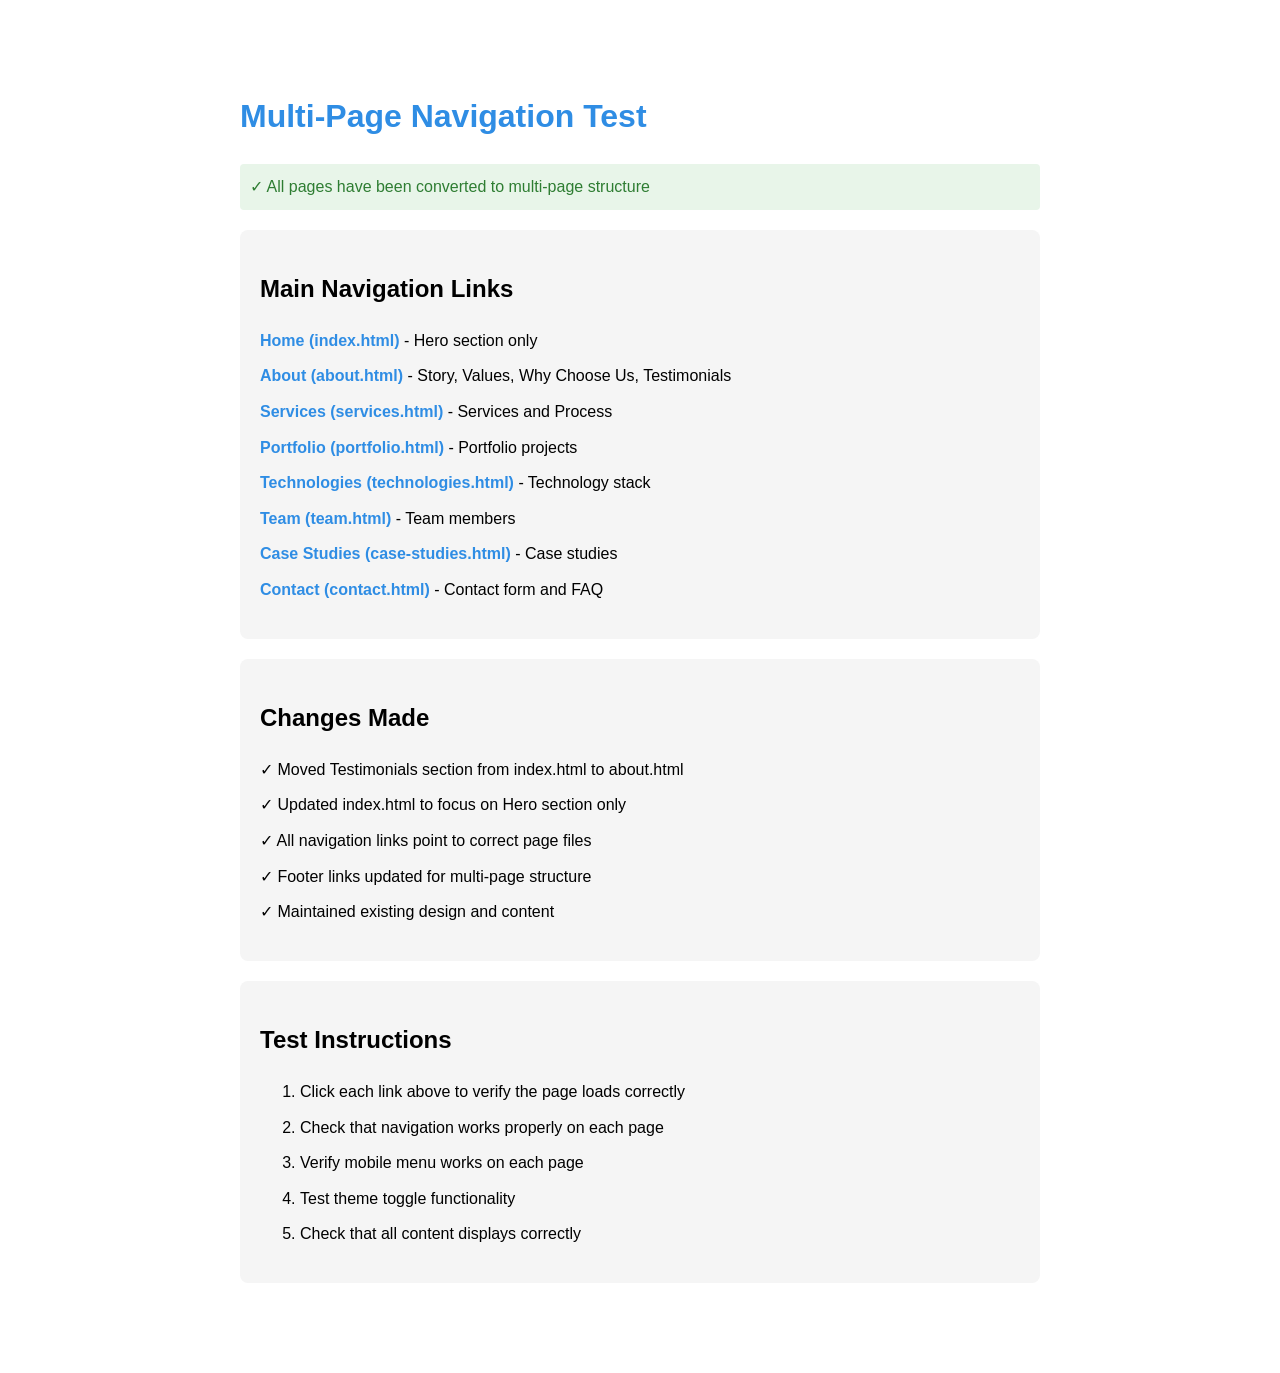
<file: test-navigation.html>
<!DOCTYPE html>
<html lang="en">
<head>
    <meta charset="UTF-8">
    <meta name="viewport" content="width=device-width, initial-scale=1.0">
    <title>Navigation Test - ZAVIR-tech</title>
    <style>
        body {
            font-family: Arial, sans-serif;
            max-width: 800px;
            margin: 50px auto;
            padding: 20px;
            line-height: 1.6;
        }
        h1 {
            color: #2f8de4;
        }
        .nav-test {
            background: #f5f5f5;
            padding: 20px;
            border-radius: 8px;
            margin: 20px 0;
        }
        .nav-test ul {
            list-style: none;
            padding: 0;
        }
        .nav-test li {
            margin: 10px 0;
        }
        .nav-test a {
            color: #2f8de4;
            text-decoration: none;
            font-weight: bold;
        }
        .nav-test a:hover {
            text-decoration: underline;
        }
        .status {
            background: #e8f5e9;
            color: #2e7d32;
            padding: 10px;
            border-radius: 4px;
            margin: 10px 0;
        }
    </style>
</head>
<body>
    <h1>Multi-Page Navigation Test</h1>
    <div class="status">✓ All pages have been converted to multi-page structure</div>
    
    <div class="nav-test">
        <h2>Main Navigation Links</h2>
        <ul>
            <li><a href="index.html">Home (index.html)</a> - Hero section only</li>
            <li><a href="about.html">About (about.html)</a> - Story, Values, Why Choose Us, Testimonials</li>
            <li><a href="services.html">Services (services.html)</a> - Services and Process</li>
            <li><a href="portfolio.html">Portfolio (portfolio.html)</a> - Portfolio projects</li>
            <li><a href="technologies.html">Technologies (technologies.html)</a> - Technology stack</li>
            <li><a href="team.html">Team (team.html)</a> - Team members</li>
            <li><a href="case-studies.html">Case Studies (case-studies.html)</a> - Case studies</li>
            <li><a href="contact.html">Contact (contact.html)</a> - Contact form and FAQ</li>
        </ul>
    </div>

    <div class="nav-test">
        <h2>Changes Made</h2>
        <ul>
            <li>✓ Moved Testimonials section from index.html to about.html</li>
            <li>✓ Updated index.html to focus on Hero section only</li>
            <li>✓ All navigation links point to correct page files</li>
            <li>✓ Footer links updated for multi-page structure</li>
            <li>✓ Maintained existing design and content</li>
        </ul>
    </div>

    <div class="nav-test">
        <h2>Test Instructions</h2>
        <ol>
            <li>Click each link above to verify the page loads correctly</li>
            <li>Check that navigation works properly on each page</li>
            <li>Verify mobile menu works on each page</li>
            <li>Test theme toggle functionality</li>
            <li>Check that all content displays correctly</li>
        </ol>
    </div>
</body>
</html>
</file>
<file: css/style.css>
/* ==========================================================================
   ZAVIR-tech — Core Stylesheet
   Design system inspired by Vercel / Stripe / Linear / Framer
   Cross-browser compatible with vendor prefixes where needed
   ========================================================================== */

/* ---------- Design Tokens ---------- */
:root {
  /* ZAVIR brand colors */
  --white: #ffffff;
  --accent: #2f8de4;
  --accent-hover: #1f6fbf;
  --accent-dark: #175a9e;
  --accent-light: #6fb1ec;
  --accent-soft: #eaf3fc;
  --accent-tint: #f4f9fe;

  /* Semantic (light / white theme by default) */
  --bg: #ffffff;
  --bg-elevated: #f4f9fe;
  --bg-card: #ffffff;
  --bg-card-hover: rgba(47, 141, 228, 0.06);
  --border: rgba(47, 141, 228, 0.16);
  --border-strong: rgba(47, 141, 228, 0.32);
  --text: #0e2a47;
  --text-secondary: #46627f;
  --text-tertiary: #7590ab;
  --glass: rgba(255, 255, 255, 0.72);
  --glass-border: rgba(47, 141, 228, 0.18);
  --nav-bg: rgba(255, 255, 255, 0.85);
  --shadow-card: 0 12px 32px rgba(47, 141, 228, 0.14);
  --glow: rgba(47, 141, 228, 0.35);

  /* Typography */
  --font-sans: "Inter", -apple-system, BlinkMacSystemFont, "Segoe UI", sans-serif;
  --font-mono: "JetBrains Mono", "SF Mono", Consolas, monospace;

  /* Spacing scale */
  --space-1: 0.25rem;
  --space-2: 0.5rem;
  --space-3: 0.75rem;
  --space-4: 1rem;
  --space-5: 1.25rem;
  --space-6: 1.5rem;
  --space-8: 2rem;
  --space-10: 2.5rem;
  --space-12: 3rem;
  --space-14: 3.5rem;
  --space-16: 4rem;
  --space-20: 5rem;
  --space-24: 6rem;
  --space-32: 8rem;

  --border-gray: rgba(15, 23, 42, 0.08);
  --light-gray: #f4f7fb;
  --primary-blue: #2f8de4;
  --white: #ffffff;
  --font-display: var(--font-sans);
  --dot: var(--accent);
  --mx: 50%;
  --my: 50%;
  --reveal-delay: 0ms;

  /* Radius */
  --radius-sm: 6px;
  --radius-md: 10px;
  --radius-lg: 14px;
  --radius-full: 999px;

  /* Motion */
  --ease: cubic-bezier(0.22, 1, 0.36, 1);
  --duration: 0.5s;

  /* Layout */
  --container: 1200px;
  --nav-height: 72px;
}

/* Dark theme overrides (deep brand-blue night mode) */
[data-theme="dark"] {
  --bg: #071522;
  --bg-elevated: #0b1d30;
  --bg-card: rgba(47, 141, 228, 0.06);
  --bg-card-hover: rgba(47, 141, 228, 0.12);
  --border: rgba(111, 177, 236, 0.16);
  --border-strong: rgba(111, 177, 236, 0.32);
  --text: #eef5fc;
  --text-secondary: #a9c4de;
  --text-tertiary: #6f8cab;
  --glass: rgba(11, 29, 48, 0.72);
  --glass-border: rgba(111, 177, 236, 0.2);
  --nav-bg: rgba(7, 21, 34, 0.85);
  --shadow-card: 0 12px 32px rgba(0, 0, 0, 0.45);
  --glow: rgba(47, 141, 228, 0.4);
  --border-gray: rgba(111, 177, 236, 0.12);
  --light-gray: rgba(11, 29, 48, 0.6);
}

/* ---------- Reset ---------- */
*,
*::before,
*::after {
  margin: 0;
  padding: 0;
  box-sizing: border-box;
}

html {
  scroll-behavior: smooth;
  scroll-padding-top: calc(var(--nav-height) + 16px);
  webkit-text-size-adjust: 100%;
  ms-text-size-adjust:100%;
}

body {
  font-family: var(--font-sans);
  background: var(--bg);
  color: var(--text);
  line-height: 1.6;
  -webkit-font-smoothing: antialiased;
  -moz-osx-font-smoothing: grayscale;
  overflow-x: hidden;
  transition: background 0.4s ease, color 0.4s ease;
  overflow-wrap: anywhere;
  text-rendering: optimizeLegibility;
  -webkit-text-rendering: optimizeLegibility;
}

img,
svg {
  display: block;
  max-width: 100%;
}

a {
  color: inherit;
  text-decoration: none;
}

ul,
ol {
  list-style: none;
}

button {
  font-family: inherit;
  cursor: pointer;
  border: none;
  background: none;
  color: inherit;
}

input,
select,
textarea {
  font-family: inherit;
  font-size: 1rem;
}

/* Accessibility helpers */
.sr-only {
  position: absolute;
  width: 1px;
  height: 1px;
  padding: 0;
  margin: -1px;
  overflow: hidden;
  clip: rect(0 0 0 0);
  white-space: nowrap;
  border: 0;
}

.skip-link {
  position: fixed;
  top: -100px;
  left: 16px;
  z-index: 3000;
  background: var(--accent);
  color: var(--white);
  padding: 10px 18px;
  border-radius: var(--radius-md);
  font-weight: 600;
  transition: top 0.3s var(--ease);
}

.skip-link:focus {
  top: 16px;
}

.scroll-progress {
  position: absolute;
  inset: auto 0 0;
  height: 3px;
  pointer-events: none;
  background: transparent;
}

.scroll-progress span {
  display: block;
  width: 0;
  height: 100%;
  background: var(--accent);
  transition: width 0.12s linear;
}

:focus-visible {
  outline: 2px solid var(--accent);
  outline-offset: 3px;
  border-radius: 4px;
}

/* ---------- Layout ---------- */
.container {
  width: 100%;
  max-width: var(--container);
  margin-inline: auto;
  padding-inline: var(--space-6);
}

.section {
  padding-block: var(--space-32);
  position: relative;
}

/* Inner pages: offset first section below fixed navbar */
.page-main > .section:first-child:not(.hero) {
  padding-top: calc(var(--nav-height) + var(--space-16));
}

.section__header {
  text-align: center;
  max-width: 720px;
  margin: 0 auto var(--space-16);
}

.section__eyebrow {
  display: inline-block;
  font-size: 0.8125rem;
  font-weight: 600;
  letter-spacing: 0.12em;
  text-transform: uppercase;
  color: var(--accent);
  background: color-mix(in srgb, var(--accent) 10%, transparent);
  border: 1px solid color-mix(in srgb, var(--accent) 25%, transparent);
  padding: 6px 14px;
  border-radius: var(--radius-full);
  margin-bottom: var(--space-4);
}

.section__title {
  font-size: clamp(2rem, 4.5vw, 3.25rem);
  font-weight: 800;
  letter-spacing: -0.03em;
  line-height: 1.12;
  background: linear-gradient(180deg, var(--text) 60%, var(--text-secondary));
  -webkit-background-clip: text;
  background-clip: text;
  -webkit-text-fill-color: transparent;
}

.section__subtitle {
  margin-top: var(--space-4);
  font-size: 1.125rem;
  color: var(--text-secondary);
}

/* ---------- Buttons ---------- */
.btn {
  position: relative;
  display: inline-flex;
  align-items: center;
  justify-content: center;
  gap: var(--space-2);
  font-weight: 600;
  border-radius: var(--radius-md);
  white-space: nowrap;
  overflow: hidden;
  transition: transform 0.25s var(--ease), box-shadow 0.25s var(--ease),
    background 0.25s ease, border-color 0.25s ease, color 0.25s ease;
}

.btn:active {
  transform: scale(0.97);
}

.btn--xs { padding: 7px 14px; font-size: 0.8125rem; }
.btn--sm { padding: 9px 18px; font-size: 0.875rem; }
.btn--lg { padding: 14px 30px; font-size: 1rem; }

.btn--primary {
  background: var(--accent);
  color: var(--white);
  box-shadow: 0 0 0 0 var(--glow);
}

.btn--primary:hover {
  background: var(--accent-hover);
  transform: translateY(-2px);
  box-shadow: 0 10px 30px -8px var(--glow);
}

.btn--secondary {
  background: transparent;
  color: var(--text);
  border: 1px solid var(--border-strong);
}

.btn--secondary:hover {
  border-color: var(--text);
  transform: translateY(-2px);
  background: var(--bg-card-hover);
}

.btn--ghost {
  background: transparent;
  color: var(--text-secondary);
  border: 1px solid var(--border);
}

.btn--ghost:hover {
  color: var(--text);
  border-color: var(--border-strong);
}

/* Ripple effect element (injected by JS) */
.ripple {
  position: absolute;
  border-radius: 50%;
  background: rgba(255, 255, 255, 0.35);
  transform: scale(0);
  pointer-events: none;
  animation: ripple 0.6s ease-out forwards;
}

/* ---------- Custom Cursor ---------- */
.cursor,
.cursor-dot {
  position: fixed;
  top: 0;
  left: 0;
  pointer-events: none;
  z-index: 4000;
  border-radius: 50%;
  display: none;
}

.cursor {
  width: 36px;
  height: 36px;
  border: 1.5px solid var(--accent);
  opacity: 0.6;
  transition: width 0.25s ease, height 0.25s ease, opacity 0.25s ease;
  translate: -50% -50%;
}

.cursor.is-hovering {
  width: 56px;
  height: 56px;
  opacity: 0.9;
}

.cursor-dot {
  width: 5px;
  height: 5px;
  background: var(--accent);
  translate: -50% -50%;
}

@media (hover: hover) and (pointer: fine) {
  .cursor,
  .cursor-dot {
    display: block;
  }
}

/* ---------- Mouse-following Gradient ---------- */
.mouse-glow {
  position: fixed;
  top: 0;
  left: 0;
  width: 600px;
  height: 600px;
  border-radius: 50%;
  pointer-events: none;
  z-index: 0;
  translate: -50% -50%;
  background: radial-gradient(circle, var(--glow) 0%, transparent 65%);
  opacity: 0.5;
  filter: blur(40px);
}

/* ---------- Loader ---------- */
.loader {
  position: fixed;
  inset: 0;
  z-index: 5000;
  display: flex;
  align-items: center;
  justify-content: center;
  background: var(--bg);
  transition: opacity 0.6s ease, visibility 0.6s ease;
}

.loader.is-hidden {
  opacity: 0;
  visibility: hidden;
}

.loader__inner {
  text-align: center;
}

.loader__logo {
  display: inline-flex;
  align-items: center;
  gap: 10px;
  font-size: 1.5rem;
  font-weight: 800;
  letter-spacing: -0.02em;
}

.navbar__logo-image {
  height: 40px;
  width: auto;
  max-width: 200px;
  object-fit: contain;
  object-position: left center;
  background: transparent;
  transition: transform 0.3s ease, opacity 0.3s ease;
}

/* Light mode: use JPG logo */
[data-theme="light"] .navbar__logo-image {
  filter: none;
}

/* Dark mode: use PNG logo with transparent background */
[data-theme="dark"] .navbar__logo-image {
  filter: brightness(1.05);
  background: transparent;
}

/* Light mode logo adjustments */
[data-theme="light"] .navbar__logo-image {
  filter: none;
}

/* Logo hover effect for better UX */
.navbar__logo-image:hover {
  transform: scale(1.02);
  opacity: 0.9;
}

/* Responsive logo sizing */
@media (max-width: 768px) {
  .navbar__logo-image {
    height: 32px;
    max-width: 150px;
  }
}

@media (max-width: 480px) {
  .navbar__logo-image {
    height: 28px;
    max-width: 120px;
  }
}

/* Dark mode: use PNG logo with transparent background */
[data-theme="dark"] .navbar__logo-image {
  filter: brightness(1.05);
  background: transparent;
}

/* Light mode logo adjustments */
[data-theme="light"] .navbar__logo-image {
  filter: none;
}

.navbar__accent {
  color: var(--accent);
}

.loader__bar {
  width: 200px;
  height: 3px;
  margin: var(--space-6) auto 0;
  background: var(--border);
  border-radius: var(--radius-full);
  overflow: hidden;
}

.loader__bar-fill {
  display: block;
  height: 100%;
  width: 0;
  background: linear-gradient(90deg, var(--accent), var(--accent-light));
  border-radius: var(--radius-full);
  animation: loaderFill 1.2s var(--ease) forwards;
}

/* ---------- Navbar ---------- */
.navbar {
  position: fixed;
  top: 0;
  left: 0;
  right: 0;
  z-index: 1000;
  height: var(--nav-height);
  transition: box-shadow 0.35s ease, background 0.35s ease;
  background: var(--nav-bg);
  backdrop-filter: blur(16px);
  -webkit-backdrop-filter: blur(16px);
  border-bottom: 1px solid var(--border);
  color: var(--text);
}

.navbar.is-scrolled {
  box-shadow: 0 8px 30px rgba(47, 141, 228, 0.14);
}

.navbar__inner {
  height: 100%;
  display: flex;
  align-items: center;
  justify-content: space-between;
  gap: var(--space-6);
}

.navbar__logo {
  display: inline-flex;
  align-items: center;
  gap: 8px;
  font-size: 1.125rem;
  font-weight: 800;
  letter-spacing: -0.02em;
  white-space: nowrap;
}

.navbar__links {
  display: flex;
  align-items: center;
  gap: var(--space-2);
}

.navbar__link {
  padding: 8px 14px;
  font-size: 0.9rem;
  font-weight: 500;
  color: var(--text-secondary);
  border-radius: var(--radius-md);
  transition: color 0.25s ease, background 0.25s ease;
}

.navbar__link:hover {
  color: var(--text);
  background: var(--bg-card-hover);
}

.navbar__link.is-active {
  color: var(--accent);
  background: var(--accent-soft);
}

[data-theme="dark"] .navbar__link.is-active {
  background: rgba(47, 141, 228, 0.14);
}

.navbar__actions {
  display: flex;
  align-items: center;
  gap: var(--space-3);
}

/* Theme toggle */
.theme-toggle {
  width: 38px;
  height: 38px;
  display: grid;
  place-items: center;
  border-radius: var(--radius-md);
  border: 1px solid var(--border);
  color: var(--text-secondary);
  transition: color 0.25s ease, border-color 0.25s ease, transform 0.25s var(--ease);
}

.theme-toggle:hover {
  color: var(--text);
  border-color: var(--border-strong);
  transform: rotate(15deg);
}

[data-theme="dark"] .theme-toggle__moon { display: none; }
[data-theme="light"] .theme-toggle__sun { display: none; }

/* Dark mode logo and image adjustments */
[data-theme="dark"] img {
  /* Slight brightness adjustment for images in dark mode */
  filter: brightness(0.95);
}

[data-theme="dark"] .navbar__logo-image {
  /* Ensure logo remains bright and visible in dark mode */
  filter: brightness(1.1) contrast(1.05);
}

[data-theme="dark"] .team-card__avatar {
  /* Keep team avatars visible in dark mode */
  filter: brightness(1.05);
}

[data-theme="dark"] .project-card__media img {
  /* Ensure project images are clearly visible */
  filter: brightness(1.02);
}

/* Dark mode section-specific fixes */
[data-theme="dark"] .info-card {
  border-color: var(--border);
}

[data-theme="dark"] .team-card {
  border-color: var(--border);
}

[data-theme="dark"] .case-card {
  border-color: var(--border);
}

[data-theme="dark"] .info-card h3,
[data-theme="dark"] .team-card h3,
[data-theme="dark"] .case-card h3 {
  color: var(--text);
}

[data-theme="dark"] .info-card p,
[data-theme="dark"] .team-card p,
[data-theme="dark"] .case-card p {
  color: var(--text-secondary);
}

[data-theme="dark"] .section__title {
  background: linear-gradient(180deg, var(--text) 60%, var(--text-secondary));
  -webkit-background-clip: text;
  background-clip: text;
  color: transparent;
}

[data-theme="dark"] .section__eyebrow {
  color: var(--accent);
  background: color-mix(in srgb, var(--accent) 10%, transparent);
  border: 1px solid color-mix(in srgb, var(--accent) 25%, transparent);
}

/* Dark mode portfolio fixes */
[data-theme="dark"] .project-card {
  border-color: var(--border);
}

[data-theme="dark"] .project-card__title {
  color: var(--text);
}

[data-theme="dark"] .project-card__text {
  color: var(--text-secondary);
}

[data-theme="dark"] .project-card__details-grid article {
  background: var(--bg-card);
  border-color: var(--border);
}

[data-theme="dark"] .project-card__features li,
[data-theme="dark"] .project-card__tech-list li {
  color: var(--text-secondary);
}

/* Dark mode service card fixes */
[data-theme="dark"] .service-card {
  border-color: var(--border);
}

[data-theme="dark"] .service-card__title {
  color: var(--text);
}

[data-theme="dark"] .service-card__text {
  color: var(--text-secondary);
}

/* Comprehensive dark mode text fixes */
[data-theme="dark"] h1,
[data-theme="dark"] h2,
[data-theme="dark"] h3,
[data-theme="dark"] h4,
[data-theme="dark"] h5,
[data-theme="dark"] h6 {
  color: var(--text);
}

[data-theme="dark"] p,
[data-theme="dark"] span,
[data-theme="dark"] li,
[data-theme="dark"] a {
  color: var(--text-secondary);
}

[data-theme="dark"] a:hover {
  color: var(--text);
}

[data-theme="dark"] strong,
[data-theme="dark"] b {
  color: var(--text);
}

/* Hamburger */
.hamburger {
  display: none;
  flex-direction: column;
  gap: 5px;
  width: 38px;
  height: 38px;
  align-items: center;
  justify-content: center;
  border: 1px solid var(--border);
  border-radius: var(--radius-md);
}

.hamburger span {
  display: block;
  width: 18px;
  height: 2px;
  background: var(--text);
  border-radius: 2px;
  transition: transform 0.3s var(--ease), opacity 0.3s ease;
}

.hamburger.is-open span:nth-child(1) { transform: translateY(7px) rotate(45deg); }
.hamburger.is-open span:nth-child(2) { opacity: 0; }
.hamburger.is-open span:nth-child(3) { transform: translateY(-7px) rotate(-45deg); }

/* Mobile menu */
.mobile-menu {
  position: fixed;
  inset: var(--nav-height) 0 auto 0;
  max-height: calc(100dvh - var(--nav-height));
  overflow-y: auto;
  z-index: 999;
  background: var(--nav-bg);
  backdrop-filter: blur(20px);
  -webkit-backdrop-filter: blur(20px);
  border-bottom: 1px solid var(--border);
  padding: var(--space-6);
  transform: translateY(-110%);
  transition: transform 0.4s var(--ease);
  display: none;
}

.mobile-menu.is-open {
  transform: translateY(0);
}

body.menu-open {
  overflow: hidden;
}

.mobile-menu__link {
  display: block;
  padding: 14px 8px;
  font-size: 1.05rem;
  font-weight: 600;
  border-bottom: 1px solid var(--border);
  transition: color 0.25s ease, padding-left 0.25s var(--ease);
}

.mobile-menu__link:hover {
  color: var(--accent);
  padding-left: 16px;
}

.mobile-menu__cta {
  margin-top: var(--space-6);
  width: 100%;
}

/* ---------- Hero ---------- */
.hero {
  position: relative;
  min-height: 100vh;
  display: flex;
  align-items: center;
  overflow: hidden;
  padding-top: calc(var(--nav-height) + var(--space-12));
  padding-bottom: var(--space-16);
  background:
    radial-gradient(ellipse 70% 55% at 85% 8%, var(--accent-soft), transparent 65%),
    radial-gradient(ellipse 55% 45% at 4% 92%, var(--accent-soft), transparent 65%),
    var(--bg);
}

[data-theme="dark"] .hero {
  background:
    radial-gradient(ellipse 70% 55% at 85% 8%, rgba(47, 141, 228, 0.12), transparent 65%),
    radial-gradient(ellipse 55% 45% at 4% 92%, rgba(47, 141, 228, 0.08), transparent 65%),
    var(--bg);
}

.hero__bg {
  position: absolute;
  inset: 0;
  z-index: 0;
  overflow: hidden;
  pointer-events: none;
}

/* Light grid backdrop */
.hero__grid {
  position: absolute;
  inset: 0;
  background-image:
    linear-gradient(var(--border) 1px, transparent 1px),
    linear-gradient(90deg, var(--border) 1px, transparent 1px);
  background-size: 48px 48px;
  opacity: 0.4;
  mask-image: radial-gradient(ellipse 75% 65% at 50% 35%, black 25%, transparent 78%);
  -webkit-mask-image: radial-gradient(ellipse 75% 65% at 50% 35%, black 25%, transparent 78%);
}

/* Soft blue gradient orbs */
.hero__orb {
  position: absolute;
  border-radius: 50%;
  filter: blur(70px);
  opacity: 0.6;
  will-change: transform;
}

.hero__orb--1 {
  width: 480px;
  height: 480px;
  top: -12%;
  left: -8%;
  background: radial-gradient(circle, rgba(47, 141, 228, 0.28), transparent 70%);
  animation: float 12s ease-in-out infinite;
}

.hero__orb--2 {
  width: 420px;
  height: 420px;
  bottom: -14%;
  right: -6%;
  background: radial-gradient(circle, rgba(47, 141, 228, 0.2), transparent 70%);
  animation: float 15s ease-in-out infinite reverse;
}

/* Subtle geometric shapes */
.hero__shape {
  position: absolute;
  border: 1px solid var(--border-strong);
  opacity: 0.5;
}

.hero__shape--ring {
  width: 220px;
  height: 220px;
  border-radius: 50%;
  top: 12%;
  right: 40%;
  border-style: dashed;
  animation: spin 50s linear infinite;
}

.hero__shape--square {
  width: 56px;
  height: 56px;
  border-radius: 12px;
  bottom: 24%;
  left: 45%;
  transform: rotate(24deg);
  animation: float 9s ease-in-out infinite;
}

/* Split layout: copy left, visual right */
.hero__layout {
  position: relative;
  z-index: 1;
  display: grid;
  grid-template-columns: 1fr 1.1fr;
  align-items: center;
  gap: var(--space-12);
}

.hero__badge {
  display: inline-flex;
  align-items: center;
  gap: 8px;
  font-size: 0.8125rem;
  font-weight: 600;
  letter-spacing: 0.03em;
  color: var(--accent);
  border: 1px solid color-mix(in srgb, var(--accent) 30%, transparent);
  background: var(--accent-soft);
  padding: 7px 16px;
  border-radius: var(--radius-full);
  margin-bottom: var(--space-6);
}

[data-theme="dark"] .hero__badge {
  background: rgba(47, 141, 228, 0.12);
}

.hero__badge-dot {
  width: 7px;
  height: 7px;
  border-radius: 50%;
  background: var(--accent);
  animation: pulseBlue 2s ease-in-out infinite;
}

@keyframes pulseBlue {
  0%, 100% { box-shadow: 0 0 0 0 rgba(47, 141, 228, 0.5); }
  50%      { box-shadow: 0 0 0 6px rgba(47, 141, 228, 0); }
}

.hero__title {
  font-size: clamp(2.3rem, 4.8vw, 3.9rem);
  font-weight: 900;
  letter-spacing: -0.04em;
  line-height: 1.1;
  margin-bottom: var(--space-6);
  color: var(--text);
}

.hero__title-accent {
  background: linear-gradient(90deg, var(--accent-dark), var(--accent), var(--accent-light));
  background-size: 200% auto;
  -webkit-background-clip: text;
  background-clip: text;
  -webkit-text-fill-color: transparent;
  animation: gradientShift 6s ease infinite;
}

.hero__subtitle {
  max-width: 520px;
  margin-bottom: var(--space-8);
  font-size: clamp(1rem, 1.5vw, 1.15rem);
  color: var(--text-secondary);
}

.hero__actions {
  display: flex;
  align-items: center;
  gap: var(--space-4);
  flex-wrap: wrap;
}

/* ---------- Hero visual (map + laptop dashboard + phone) ---------- */
.hero__visual {
  position: relative;
  z-index: 1;
  min-width: 0;
  min-height: 540px;
}

/* Subtle world map */
.hero__map {
  position: absolute;
  top: -3%;
  left: -6%;
  right: -8%;
  color: var(--accent);
}

.hero__map > svg {
  width: 100%;
  height: auto;
  opacity: 0.45;
}

/* Afghanistan pin */
.hero__pin {
  position: absolute;
  top: 16%;
  right: 16%;
  display: flex;
  flex-direction: column;
  align-items: center;
  color: var(--accent);
}

.hero__pin-pulse {
  position: absolute;
  top: 0;
  width: 26px;
  height: 26px;
  border-radius: 50%;
  background: rgba(47, 141, 228, 0.35);
  animation: pinPulse 2s ease-out infinite;
}

@keyframes pinPulse {
  0%   { transform: scale(0.5); opacity: 0.8; }
  100% { transform: scale(2.4); opacity: 0; }
}

.hero__pin-label {
  margin-top: 2px;
  font-size: 0.6rem;
  font-weight: 700;
  letter-spacing: 0.08em;
  text-transform: uppercase;
  color: var(--accent-dark);
  background: var(--bg-card);
  border: 1px solid var(--border);
  padding: 2px 8px;
  border-radius: var(--radius-full);
  box-shadow: 0 4px 12px rgba(47, 141, 228, 0.18);
}

[data-theme="dark"] .hero__pin-label {
  color: var(--accent-light);
}

/* Laptop */
.hero__laptop {
  position: relative;
  width: 86%;
  margin-top: var(--space-24);
  animation: float 10s ease-in-out infinite;
}

.hero__laptop-base {
  height: 14px;
  margin-inline: -4%;
  background: linear-gradient(180deg, #dfecfa, #b9d5ef);
  border-radius: 0 0 14px 14px;
  box-shadow: 0 28px 44px -18px rgba(47, 141, 228, 0.35);
}

[data-theme="dark"] .hero__laptop-base {
  background: linear-gradient(180deg, #17334f, #0b2036);
}

/* Dashboard mockup */
.dashboard {
  background: var(--bg-card);
  border: 1px solid var(--border);
  border-radius: 14px 14px 0 0;
  box-shadow: 0 32px 64px -24px rgba(23, 90, 158, 0.35);
  overflow: hidden;
  font-size: 0.58rem;
  line-height: 1.5;
}

[data-theme="dark"] .dashboard {
  background: var(--bg-elevated);
}

.dashboard__topbar {
  display: flex;
  align-items: center;
  gap: 6px;
  padding: 8px 12px;
  border-bottom: 1px solid var(--border);
}

.dashboard__logo-mark,
.phone__logo-mark {
  width: 12px;
  height: 12px;
  border-radius: 4px;
  background: linear-gradient(135deg, var(--accent-light), var(--accent-dark));
  display: inline-block;
  flex-shrink: 0;
}

.dashboard__logo-text {
  font-weight: 800;
  font-size: 0.6rem;
  letter-spacing: 0.06em;
  color: var(--text);
}

.dashboard__page {
  margin-left: auto;
  color: var(--text-tertiary);
}

.dashboard__body {
  display: grid;
  grid-template-columns: 88px 1fr;
}

.dashboard__sidebar {
  display: flex;
  flex-direction: column;
  gap: 2px;
  padding: 10px 8px;
  border-right: 1px solid var(--border);
}

.dashboard__nav {
  padding: 5px 8px;
  border-radius: 6px;
  color: var(--text-tertiary);
}

.dashboard__nav.is-active {
  background: var(--accent);
  color: var(--white);
  font-weight: 600;
}

.dashboard__main {
  padding: 10px;
  display: flex;
  flex-direction: column;
  gap: 8px;
  min-width: 0;
}

.dashboard__stats {
  display: grid;
  grid-template-columns: repeat(3, 1fr);
  gap: 8px;
}

.dashboard__tile {
  display: flex;
  flex-direction: column;
  gap: 1px;
  padding: 8px;
  background: var(--accent-tint);
  border: 1px solid var(--border);
  border-radius: 8px;
}

[data-theme="dark"] .dashboard__tile {
  background: rgba(47, 141, 228, 0.08);
}

.dashboard__tile-label {
  color: var(--text-tertiary);
}

.dashboard__tile-value {
  font-size: 0.95rem;
  font-weight: 800;
  color: var(--text);
}

.dashboard__tile-trend {
  color: var(--accent);
  font-weight: 600;
}

.dashboard__row {
  display: grid;
  grid-template-columns: 1fr 84px;
  gap: 8px;
}

.dashboard__chart {
  padding: 8px;
  border: 1px solid var(--border);
  border-radius: 8px;
  color: var(--accent);
}

.dashboard__chart-title {
  display: block;
  margin-bottom: 6px;
  font-weight: 700;
  color: var(--text);
}

.dashboard__chart svg {
  width: 100%;
  height: 52px;
}

.dashboard__ring {
  position: relative;
  display: grid;
  place-items: center;
  border: 1px solid var(--border);
  border-radius: 8px;
  color: var(--accent);
}

.dashboard__ring svg {
  width: 56px;
  height: 56px;
}

.dashboard__ring-value {
  position: absolute;
  font-size: 0.62rem;
  font-weight: 800;
  color: var(--text);
}

.dashboard__list {
  display: flex;
  flex-direction: column;
  gap: 5px;
  padding: 8px;
  border: 1px solid var(--border);
  border-radius: 8px;
}

.dashboard__list-title {
  font-weight: 700;
  color: var(--text);
}

.dashboard__item {
  display: flex;
  justify-content: space-between;
  align-items: center;
  gap: 8px;
  color: var(--text-secondary);
}

.dashboard__pill {
  flex-shrink: 0;
  padding: 1px 7px;
  border-radius: var(--radius-full);
  background: var(--accent-soft);
  color: var(--accent-dark);
  font-weight: 600;
}

.dashboard__pill--done {
  background: var(--accent);
  color: var(--white);
}

[data-theme="dark"] .dashboard__pill {
  background: rgba(47, 141, 228, 0.16);
  color: var(--accent-light);
}

[data-theme="dark"] .dashboard__pill--done {
  background: var(--accent);
  color: var(--white);
}

/* Phone mockup */
.hero__phone {
  position: absolute;
  right: -2%;
  bottom: 0;
  width: 160px;
  padding: 8px 7px 10px;
  background: var(--bg-elevated);
  border-radius: 24px;
  box-shadow: 0 28px 56px -20px rgba(14, 42, 71, 0.55);
  animation: float 8s ease-in-out 1.4s infinite;
}

.phone__notch {
  width: 54px;
  height: 5px;
  margin: 0 auto 6px;
  border-radius: var(--radius-full);
  background: rgba(255, 255, 255, 0.25);
}

.phone__screen {
  background: var(--bg);
  border-radius: 18px;
  padding: 10px;
  font-size: 0.56rem;
  line-height: 1.45;
  color: var(--text-secondary);
  display: flex;
  flex-direction: column;
  gap: 6px;
}

.phone__header {
  display: flex;
  align-items: center;
  gap: 5px;
  font-weight: 800;
  font-size: 0.6rem;
  letter-spacing: 0.05em;
  color: var(--text);
}

.phone__welcome {
  color: var(--text-secondary);
}

.phone__balance {
  display: flex;
  flex-direction: column;
  padding: 8px 10px;
  border-radius: 10px;
  background: linear-gradient(135deg, var(--accent), var(--accent-dark));
  color: var(--white);
}

.phone__balance span {
  opacity: 0.8;
}

.phone__balance strong {
  font-size: 0.8rem;
}

.phone__balance em {
  font-style: normal;
  opacity: 0.85;
}

.phone__section {
  font-weight: 700;
  color: var(--text);
  margin-top: 2px;
}

.phone__item {
  padding: 5px 8px;
  border: 1px solid var(--border);
  border-radius: 8px;
  background: var(--accent-tint);
}

[data-theme="dark"] .phone__item {
  background: rgba(47, 141, 228, 0.08);
}

/* Floating technology chips */
.hero__chip {
  position: absolute;
  display: inline-flex;
  align-items: center;
  gap: 6px;
  padding: 7px 12px;
  font-size: 0.72rem;
  font-weight: 700;
  color: var(--accent);
  background: var(--bg-card);
  border: 1px solid var(--border);
  border-radius: var(--radius-full);
  box-shadow: 0 10px 24px -10px rgba(47, 141, 228, 0.45);
  animation: float 7s ease-in-out infinite;
}

[data-theme="dark"] .hero__chip {
  background: var(--bg-elevated);
}

.hero__chip--1 { top: 32%; left: -3%; animation-delay: 0.5s; }
.hero__chip--2 { top: 10%; left: 24%; animation-delay: 1.6s; }
.hero__chip--3 { bottom: 4%; left: 20%; animation-delay: 2.4s; }

/* ---------- Service preview strip ---------- */
.hero__services {
  position: relative;
  z-index: 1;
  display: grid;
  grid-template-columns: repeat(5, 1fr);
  gap: var(--space-4);
  margin-top: var(--space-12);
}

.hero__service {
  display: flex;
  align-items: center;
  gap: 10px;
  padding: var(--space-4);
  font-size: 0.85rem;
  font-weight: 600;
  color: var(--text);
  background: var(--bg-card);
  border: 1px solid var(--border);
  border-radius: var(--radius-md);
  transition: transform 0.3s var(--ease), border-color 0.3s ease, box-shadow 0.3s ease;
}

.hero__service a {
  color: inherit;
  text-decoration: none;
  font-weight: 600;
  transition: color 0.2s ease;
}

.hero__service:hover {
  transform: translateY(-4px);
  border-color: var(--accent);
  box-shadow: var(--shadow-card);
}

.hero__service:hover a {
  color: var(--accent);
}

.hero__service-icon {
  display: grid;
  place-items: center;
  width: 36px;
  height: 36px;
  flex-shrink: 0;
  border-radius: var(--radius-sm);
  background: var(--accent-soft);
  color: var(--accent);
}

[data-theme="dark"] .hero__service-icon {
  background: rgba(47, 141, 228, 0.14);
}

/* ---------- Services ---------- */
.services {
  background: var(--bg-elevated);
  border-block: 1px solid var(--border);
}

.services__grid {
  display: grid;
  grid-template-columns: repeat(3, 1fr);
  gap: var(--space-6);
}

.service-card {
  position: relative;
  padding: var(--space-8);
  background: var(--bg-card);
  border: 1px solid var(--border);
  border-radius: var(--radius-lg);
  overflow: hidden;
  transition: transform 0.35s var(--ease), border-color 0.35s ease,
    background 0.35s ease, box-shadow 0.35s ease;
}

/* Gradient border glow on hover */
.service-card::before {
  content: "";
  position: absolute;
  inset: 0;
  border-radius: inherit;
  background: radial-gradient(400px circle at var(--mx, 50%) var(--my, 50%),
    color-mix(in srgb, var(--accent) 12%, transparent), transparent 60%);
  opacity: 0;
  transition: opacity 0.35s ease;
  pointer-events: none;
}

.service-card:hover {
  transform: translateY(-6px);
  border-color: color-mix(in srgb, var(--accent) 40%, var(--border));
  box-shadow: var(--shadow-card);
}

.service-card:hover::before {
  opacity: 1;
}

.service-card__icon {
  width: 48px;
  height: 48px;
  display: grid;
  place-items: center;
  border-radius: var(--radius-md);
  background: color-mix(in srgb, var(--accent) 12%, transparent);
  color: var(--accent);
  margin-bottom: var(--space-6);
  transition: transform 0.35s var(--ease), background 0.35s ease;
}

.service-card:hover .service-card__icon {
  transform: scale(1.08) rotate(-4deg);
  background: color-mix(in srgb, var(--accent) 20%, transparent);
}

.service-card__title {
  font-size: 1.2rem;
  font-weight: 700;
  letter-spacing: -0.01em;
  margin-bottom: var(--space-3);
  color: var(--text);
}

.service-card__text {
  font-size: 0.95rem;
  color: var(--text-secondary);
  margin-bottom: var(--space-6);
}

.service-card__link {
  font-size: 0.9rem;
  font-weight: 600;
  color: var(--accent);
  display: inline-flex;
  align-items: center;
  gap: 6px;
}

.service-card__link span {
  transition: transform 0.3s var(--ease);
}

.service-card__link:hover span {
  transform: translateX(4px);
}

.service-card__bullets {
  list-style: none;
  margin: var(--space-4) 0 var(--space-6);
  padding: 0;
}

.service-card__bullets li {
  padding: var(--space-2) 0;
  color: var(--text-secondary);
  font-size: 0.85rem;
  position: relative;
  padding-left: var(--space-5);
}

.service-card__bullets li::before {
  content: "✓";
  position: absolute;
  left: 0;
  color: var(--accent);
  font-weight: 600;
}

/* ---------- Portfolio ---------- */
.portfolio {
  background: var(--bg-elevated);
  border-block: 1px solid var(--border);
}

.portfolio__filters {
  display: flex;
  justify-content: center;
  gap: var(--space-2);
  flex-wrap: wrap;
  margin-bottom: var(--space-12);
}

.filter-btn {
  position: relative;
  overflow: hidden;
  padding: 9px 22px;
  border-radius: var(--radius-full);
  font-size: 0.9rem;
  font-weight: 600;
  color: var(--text-secondary);
  border: 1px solid var(--border);
  background: var(--bg-card);
  transition: color 0.25s ease, background 0.25s ease, border-color 0.25s ease;
}

.filter-btn:hover {
  color: var(--text);
  border-color: var(--border-strong);
}

.filter-btn.is-active {
  color: var(--white);
  background: var(--accent);
  border-color: var(--accent);
}

.portfolio__grid {
  display: grid;
  grid-template-columns: repeat(3, 1fr);
  gap: var(--space-6);
}

.project-card {
  background: var(--bg-card);
  border: 1px solid var(--border);
  border-radius: var(--radius-lg);
  overflow: hidden;
  display: flex;
  flex-direction: column;
  transition: transform 0.4s var(--ease), border-color 0.4s ease,
    box-shadow 0.4s ease, opacity 0.4s ease;
}

.project-card:hover {
  transform: translateY(-6px);
  border-color: var(--border-strong);
  box-shadow: var(--shadow-card);
}

.project-card.is-filtered-out {
  display: none;
}

/* Gradient thumbnail placeholders */
.project-card__media {
  height: 200px;
  display: grid;
  place-items: center;
  overflow: hidden;
  position: relative;
}

.project-card__media::after {
  content: "";
  position: absolute;
  inset: 0;
  background: linear-gradient(180deg, transparent 55%, rgba(0, 0, 0, 0.35));
}

.project-card__mock {
  font-family: var(--font-mono);
  font-size: 1.75rem;
  font-weight: 700;
  color: rgba(255, 255, 255, 0.92);
  letter-spacing: -0.02em;
  transition: transform 0.5s var(--ease);
}

.project-card:hover .project-card__mock {
  transform: scale(1.1);
}

.project-card__media--1 { background: linear-gradient(135deg, #0e2a47, #2f8de4); }
.project-card__media--2 { background: linear-gradient(135deg, #175a9e, #6fb1ec); }
.project-card__media--3 { background: linear-gradient(135deg, #12406e, #1f6fbf); }
.project-card__media--4 { background: linear-gradient(135deg, #2f8de4, #9cc9f2); }
.project-card__media--5 { background: linear-gradient(135deg, #0b1d30, #175a9e); }
.project-card__media--6 { background: linear-gradient(135deg, #1f6fbf, #2f8de4); }

.project-card__body {
  padding: var(--space-6);
  display: flex;
  flex-direction: column;
  gap: var(--space-3);
  flex: 1;
}

.project-card__category {
  font-size: 0.75rem;
  font-weight: 600;
  letter-spacing: 0.08em;
  text-transform: uppercase;
  color: var(--accent);
}

.project-card__title {
  font-size: 1.15rem;
  font-weight: 700;
  letter-spacing: -0.01em;
  color: var(--text);
}

.project-card__text {
  font-size: 0.9rem;
  color: var(--text-secondary);
  flex: 1;
}

.project-card__tags {
  display: flex;
  flex-wrap: wrap;
  gap: var(--space-2);
}

.project-card__tags li {
  font-family: var(--font-mono);
  font-size: 0.72rem;
  color: var(--text-secondary);
  background: var(--bg-card-hover);
  border: 1px solid var(--border);
  padding: 3px 10px;
  border-radius: var(--radius-full);
}

.project-card__actions {
  display: flex;
  gap: var(--space-2);
  margin-top: var(--space-2);
}

.project-card__details-panel {
  display: none;
  grid-column: 1 / -1;
  background: var(--bg-card);
  border-radius: var(--radius-lg);
  border: 1px solid var(--border);
  padding: var(--space-6);
  margin-top: var(--space-4);
  animation: panelFade 0.35s ease;
}

.project-card.is-expanded .project-card__details-panel {
  display: grid;
  gap: var(--space-5);
}

.project-card__details-grid {
  display: grid;
  grid-template-columns: repeat(2, minmax(0, 1fr));
  gap: var(--space-4);
}

.project-card__details-grid article {
  background: var(--bg);
  border: 1px solid var(--border);
  border-radius: var(--radius-lg);
  padding: var(--space-4);
}

.project-card__details-grid article strong {
  display: block;
  margin-bottom: 0.75rem;
  color: var(--text);
}

.project-card__features,
.project-card__tech-list {
  display: grid;
  gap: 0.75rem;
  padding-left: var(--space-4);
}

.project-card__features li,
.project-card__tech-list li {
  list-style: disc;
  color: var(--text-secondary);
}

.project-card__detail-actions {
  display: flex;
  flex-wrap: wrap;
  gap: var(--space-3);
  align-items: center;
}

.project-card__detail-close {
  border: 1px solid var(--border);
  background: transparent;
  color: var(--text);
}

.project-card__detail-close:hover {
  background: var(--bg-card-hover);
}

.project-card__hero-image {
  width: 100%;
  height: auto;
  max-height: 320px;
  object-fit: cover;
  border-radius: var(--radius-lg);
}

@keyframes panelFade {
  from { opacity: 0; transform: translateY(12px); }
  to { opacity: 1; transform: translateY(0); }
}

@media (max-width: 980px) {
  .project-card__details-grid {
    grid-template-columns: 1fr;
  }
}

@media (max-width: 640px) {
  .project-card__details-panel {
    padding: var(--space-4);
  }
}

/* ---------- Additional Project Card Detail Styles ---------- */
.project-card__detail-section {
  display: grid;
  gap: var(--space-3);
  margin-top: var(--space-4);
}

.project-card__detail-section h4 {
  margin: 0;
  font-size: 1rem;
  color: var(--text);
}

.project-card__features-section {
  margin-top: var(--space-4);
}

.project-card__features {
  display: grid;
  gap: var(--space-2);
  padding-left: var(--space-4);
}

.project-card__features li {
  list-style: disc;
  color: var(--text-secondary);
}

/* ---------- Technologies (Infinite Carousel) ---------- */
.tech-carousel {
  position: relative;
  overflow: hidden;
  padding-block: var(--space-8);
  mask-image: linear-gradient(to right, transparent, black 10%, black 90%, transparent);
  -webkit-mask-image: linear-gradient(to right, transparent, black 10%, black 90%, transparent);
}

.tech-carousel__track {
  display: flex;
  gap: var(--space-4);
  width: max-content;
  animation: carouselScroll 40s linear infinite;
}

/* Pause on hover for better UX */
.tech-carousel:hover .tech-carousel__track {
  animation-play-state: paused;
}

@keyframes carouselScroll {
  0% { transform: translateX(0); }
  100% { transform: translateX(-50%); }
}

.tech-carousel__item {
  display: flex;
  align-items: center;
  justify-content: center;
  gap: 10px;
  padding: var(--space-4) var(--space-3);
  font-size: 0.9rem;
  font-weight: 600;
  background: var(--bg-card);
  border: 1px solid var(--border);
  border-radius: var(--radius-md);
  white-space: nowrap;
  transition:
    transform 0.3s var(--ease),
    border-color 0.3s ease,
    background 0.3s ease,
    box-shadow 0.3s ease;
  animation: techFloat 6s ease-in-out infinite;
}

/* Staggered float animations for organic feel */
.tech-carousel__item:nth-child(1) { animation-delay: 0s; }
.tech-carousel__item:nth-child(2) { animation-delay: 0.3s; }
.tech-carousel__item:nth-child(3) { animation-delay: 0.6s; }
.tech-carousel__item:nth-child(4) { animation-delay: 0.9s; }
.tech-carousel__item:nth-child(5) { animation-delay: 1.2s; }
.tech-carousel__item:nth-child(6) { animation-delay: 1.5s; }
.tech-carousel__item:nth-child(7) { animation-delay: 1.8s; }
.tech-carousel__item:nth-child(8) { animation-delay: 2.1s; }
.tech-carousel__item:nth-child(9) { animation-delay: 2.4s; }
.tech-carousel__item:nth-child(10) { animation-delay: 2.7s; }
.tech-carousel__item:nth-child(11) { animation-delay: 3.0s; }
.tech-carousel__item:nth-child(12) { animation-delay: 3.3s; }
.tech-carousel__item:nth-child(13) { animation-delay: 3.6s; }
.tech-carousel__item:nth-child(14) { animation-delay: 3.9s; }

/* Duplicate items continue the pattern */
.tech-carousel__item:nth-child(n+15) { animation-delay: 0s; }

@keyframes techFloat {
  0%, 100% { transform: translateY(0); }
  50% { transform: translateY(-4px); }
}

.tech-carousel__item:hover {
  transform: translateY(-6px) scale(1.05);
  border-color: var(--accent);
  background: var(--bg-card-hover);
  box-shadow: 0 12px 32px -8px rgba(47, 141, 228, 0.45);
  animation-play-state: paused;
}

.tech-card__dot {
  width: 9px;
  height: 9px;
  border-radius: 50%;
  background: var(--dot, var(--accent));
  box-shadow: 0 0 10px var(--dot, var(--accent));
  flex-shrink: 0;
  transition: transform 0.3s var(--ease), box-shadow 0.3s ease;
}

/* ---------- Technology Categories ---------- */
.tech-categories {
  display: grid;
  grid-template-columns: repeat(auto-fit, minmax(280px, 1fr));
  gap: var(--space-8);
  margin-top: var(--space-12);
}

.tech-category {
  background: var(--bg-card);
  border: 1px solid var(--border);
  border-radius: var(--radius-lg);
  padding: var(--space-8);
  transition: transform 0.3s var(--ease), border-color 0.3s ease, box-shadow 0.3s ease;
}

.tech-category:hover {
  transform: translateY(-4px);
  border-color: var(--accent);
  box-shadow: var(--shadow-card);
}

.tech-category h3 {
  font-size: 1.1rem;
  font-weight: 700;
  margin-bottom: var(--space-3);
  color: var(--text);
}

.tech-category p {
  font-size: 0.9rem;
  color: var(--text-secondary);
  margin-bottom: var(--space-6);
  line-height: 1.5;
}

.tech-tags {
  display: flex;
  flex-wrap: wrap;
  gap: var(--space-2);
}

.tech-tags span {
  padding: var(--space-2) var(--space-4);
  background: var(--accent-soft);
  color: var(--accent);
  border-radius: var(--radius-sm);
  font-size: 0.8rem;
  font-weight: 600;
}

[data-theme="dark"] .tech-tags span {
  background: rgba(47, 141, 228, 0.14);
}

/* ---------- Team Stats ---------- */
.team-stats {
  display: grid;
  grid-template-columns: repeat(auto-fit, minmax(200px, 1fr));
  gap: var(--space-6);
  margin-top: var(--space-12);
  text-align: center;
}

.team-stat {
  background: var(--bg-card);
  border: 1px solid var(--border);
  border-radius: var(--radius-lg);
  padding: var(--space-8);
  transition: transform 0.3s var(--ease), border-color 0.3s ease, box-shadow 0.3s ease;
}

.team-stat:hover {
  transform: translateY(-4px);
  border-color: var(--accent);
  box-shadow: var(--shadow-card);
}

.team-stat__value {
  display: block;
  font-size: 2.5rem;
  font-weight: 800;
  color: var(--accent);
  margin-bottom: var(--space-2);
  line-height: 1;
}

.team-stat__label {
  font-size: 0.9rem;
  color: var(--text-secondary);
  font-weight: 500;
}

/* ---------- Case Study CTA ---------- */
.case-cta {
  background: var(--bg-card);
  border: 1px solid var(--border);
  border-radius: var(--radius-lg);
  padding: var(--space-12);
  text-align: center;
  margin-top: var(--space-12);
  transition: transform 0.3s var(--ease), border-color 0.3s ease, box-shadow 0.3s ease;
}

.case-cta:hover {
  transform: translateY(-4px);
  border-color: var(--accent);
  box-shadow: var(--shadow-card);
}

.case-cta h3 {
  font-size: 1.5rem;
  font-weight: 700;
  margin-bottom: var(--space-4);
  color: var(--text);
}

.case-cta p {
  font-size: 1rem;
  color: var(--text-secondary);
  margin-bottom: var(--space-8);
  max-width: 600px;
  margin-left: auto;
  margin-right: auto;
}

.case-cta .btn {
  display: inline-flex;
  align-items: center;
  gap: var(--space-2);
}

.tech-carousel__item:hover .tech-card__dot {
  transform: scale(1.4);
  box-shadow: 0 0 16px var(--dot, var(--accent));
}

/* Respect reduced motion */
@media (prefers-reduced-motion: reduce) {
  .tech-carousel__track {
    animation: none;
  }

  .tech-carousel__item {
    animation: none;
    transition: border-color 0.3s ease, background 0.3s ease;
  }

  .tech-carousel__item:hover {
    transform: none;
  }
}

/* ---------- Process / Timeline ---------- */
.process {
  position: relative;
  overflow: hidden;
  border-block: 1px solid var(--border);
  background: var(--bg-elevated);
  color: var(--text);
}

/* Subtle technical backdrop with restrained motion */
.process::before {
  content: "";
  position: absolute;
  inset: 0;
  background: url("https://images.unsplash.com/photo-1461749280684-dccba630e2f6?auto=format&fit=crop&w=1920&q=80")
    center / cover no-repeat;
  opacity: 0.08;
  animation: processPan 40s ease-in-out infinite alternate;
  will-change: transform;
  z-index: 0;
}

.process::after {
  content: "";
  position: absolute;
  inset: 0;
  background: linear-gradient(180deg, var(--bg-elevated), rgba(244, 249, 254, 0.9));
  z-index: 0;
}

[data-theme="dark"] .process::after {
  background: linear-gradient(180deg, var(--bg-elevated), rgba(11, 29, 48, 0.92));
}

[data-theme="dark"] .process {
  background: #0b1d30;
  color: #eef5fc;
}

[data-theme="dark"] .timeline__item .timeline__card {
  background: rgba(47, 141, 228, 0.06);
  border-color: rgba(111, 177, 236, 0.16);
}

.process .container {
  position: relative;
  z-index: 1;
}

@keyframes processPan {
  from {
    transform: scale(1) translate(0, 0);
  }
  to {
    transform: scale(1.15) translate(-1.5%, -1.5%);
  }
}

@media (prefers-reduced-motion: reduce) {
  .process::before {
    animation: none;
  }
}

.timeline {
  position: relative;
  max-width: 800px;
  margin-inline: auto;
}

/* Central line */
.timeline::before {
  content: "";
  position: absolute;
  top: 0;
  bottom: 0;
  left: 50%;
  width: 2px;
  transform: translateX(-50%);
  background: linear-gradient(180deg, transparent, var(--accent) 15%, var(--accent) 85%, transparent);
  opacity: 0.4;
}

.timeline__item {
  position: relative;
  width: 50%;
  padding: var(--space-6) var(--space-12) var(--space-6) 0;
}

.timeline__item:nth-child(even) {
  margin-left: 50%;
  padding: var(--space-6) 0 var(--space-6) var(--space-12);
}

.timeline__num {
  position: absolute;
  top: var(--space-8);
  right: -24px;
  z-index: 5;
  width: 48px;
  height: 48px;
  display: grid;
  place-items: center;
  font-family: var(--font-mono);
  font-size: 0.85rem;
  font-weight: 700;
  color: var(--accent-light);
  background: var(--bg-elevated);
  border: 1.5px solid var(--accent);
  border-radius: 50%;
  box-shadow: 0 0 20px var(--glow);
}

.timeline__item:nth-child(even) .timeline__num {
  right: auto;
  left: -24px;
}

.timeline__card {
  background: var(--bg-card);
  border: 1px solid var(--border);
  border-radius: var(--radius-lg);
  padding: var(--space-6);
  transition: transform 0.35s var(--ease), border-color 0.35s ease, box-shadow 0.35s ease;
}

.timeline__card:hover {
  transform: translateY(-4px);
  border-color: color-mix(in srgb, var(--accent) 35%, var(--border));
  box-shadow: var(--shadow-card);
}

.timeline__title {
  font-size: 1.1rem;
  font-weight: 700;
  margin-bottom: var(--space-2);
}

.timeline__text {
  font-size: 0.92rem;
  color: var(--text-secondary);
}

.timeline__item .timeline__card {
  color: var(--text);
  background: var(--bg-card);
  border-color: var(--border);
}

.timeline__item .timeline__card:hover {
  border-color: color-mix(in srgb, var(--accent) 35%, var(--border));
}

/* ---------- Stats ---------- */
.stats__grid {
  display: grid;
  grid-template-columns: repeat(4, minmax(0, 1fr));
  gap: var(--space-6);
}

.stat-card {
  text-align: center;
  padding: var(--space-8) var(--space-6);
  background: var(--bg-card);
  border: 1px solid var(--border);
  border-radius: var(--radius-lg);
  transition: transform 0.35s var(--ease), border-color 0.35s ease, box-shadow 0.35s ease;
}

.stat-card:hover {
  transform: translateY(-5px);
  border-color: color-mix(in srgb, var(--accent) 35%, var(--border));
  box-shadow: var(--shadow-card);
}

.stat-card__value {
  display: block;
  font-size: clamp(2.25rem, 4vw, 3rem);
  font-weight: 800;
  letter-spacing: -0.03em;
  background: linear-gradient(135deg, var(--accent-dark), var(--accent-light));
  -webkit-background-clip: text;
  background-clip: text;
  -webkit-text-fill-color: transparent;
}

.stat-card__label {
  display: block;
  margin-top: var(--space-2);
  font-size: 0.9rem;
  line-height: 1.35;
  font-weight: 500;
  color: var(--text-secondary);
}

.stat-card__bar {
  margin-top: var(--space-4);
  height: 4px;
  background: var(--border);
  border-radius: var(--radius-full);
  overflow: hidden;
}

.stat-card__bar-fill {
  display: block;
  height: 100%;
  width: 0;
  background: linear-gradient(90deg, var(--accent), var(--accent-light));
  border-radius: var(--radius-full);
  transition: width 1.6s var(--ease);
}

/* ---------- Testimonials Slider ---------- */
.slider {
  max-width: 760px;
  margin-inline: auto;
  overflow: hidden;
}

.slider__track {
  display: flex;
  transition: transform 0.6s var(--ease);
}

.testimonial-card {
  flex: 0 0 100%;
  padding: var(--space-12);
  background: var(--bg-card);
  border: 1px solid var(--border);
  border-radius: var(--radius-lg);
  text-align: center;
}

.testimonial-card__quote {
  font-size: 1.2rem;
  line-height: 1.7;
  font-weight: 500;
  letter-spacing: -0.01em;
  margin-bottom: var(--space-8);
}

.testimonial-card__author {
  display: flex;
  align-items: center;
  justify-content: center;
  gap: var(--space-4);
  text-align: left;
}

.testimonial-card__avatar {
  width: 48px;
  height: 48px;
  display: grid;
  place-items: center;
  font-size: 0.9rem;
  font-weight: 700;
  color: var(--white);
  background: linear-gradient(135deg, var(--accent), var(--accent-dark));
  border-radius: 50%;
  flex-shrink: 0;
}

.testimonial-card__name {
  display: block;
  font-style: normal;
  font-weight: 700;
  font-size: 0.95rem;
}

.testimonial-card__role {
  font-size: 0.85rem;
  color: var(--text-secondary);
}

.slider__controls {
  display: flex;
  align-items: center;
  justify-content: center;
  gap: var(--space-6);
  margin-top: var(--space-8);
}

.slider__btn {
  position: relative;
  overflow: hidden;
  width: 44px;
  height: 44px;
  display: grid;
  place-items: center;
  border: 1px solid var(--border);
  border-radius: 50%;
  color: var(--text-secondary);
  transition: color 0.25s ease, border-color 0.25s ease, transform 0.25s var(--ease);
}

.slider__btn:hover {
  color: var(--text);
  border-color: var(--accent);
  transform: scale(1.08);
}

.slider__dots {
  display: flex;
  gap: var(--space-2);
}

.slider__dot {
  width: 8px;
  height: 8px;
  border-radius: var(--radius-full);
  background: var(--border-strong);
  transition: width 0.3s var(--ease), background 0.3s ease;
}

.slider__dot.is-active {
  width: 24px;
  background: var(--accent);
}

/* ---------- Contact ---------- */
.contact {
  overflow: hidden;
  background: var(--bg-elevated);
  border-top: 1px solid var(--border);
}

.contact__bg {
  position: absolute;
  inset: 0;
  z-index: 0;
  pointer-events: none;
}

.contact__orb {
  position: absolute;
  border-radius: 50%;
  filter: blur(80px);
  opacity: 0.35;
}

.contact__orb--1 {
  width: 440px;
  height: 440px;
  top: -8%;
  right: -6%;
  background: radial-gradient(circle, rgba(47, 141, 228, 0.4), transparent 70%);
  animation: float 14s ease-in-out infinite;
}

.contact__orb--2 {
  width: 360px;
  height: 360px;
  bottom: -10%;
  left: -6%;
  background: radial-gradient(circle, rgba(111, 177, 236, 0.35), transparent 70%);
  animation: float 11s ease-in-out infinite reverse;
}

.contact__layout {
  position: relative;
  z-index: 1;
  display: grid;
  grid-template-columns: 1fr 1.2fr;
  gap: var(--space-16);
  align-items: start;
}

.contact__info .section__title,
.contact__info .section__subtitle {
  text-align: left;
}

.contact__details {
  margin-top: var(--space-8);
  display: flex;
  flex-direction: column;
  gap: var(--space-4);
}

.contact__details li {
  display: flex;
  align-items: center;
  gap: var(--space-3);
  color: var(--text-secondary);
  font-size: 0.95rem;
}

.contact__details svg {
  color: var(--accent);
  flex-shrink: 0;
}

.contact__details a:hover {
  color: var(--text);
}

/* Glassmorphism form */
.contact-form {
  background: var(--glass);
  border: 1px solid var(--glass-border);
  border-radius: var(--radius-lg);
  backdrop-filter: blur(20px);
  -webkit-backdrop-filter: blur(20px);
  padding: var(--space-8);
  box-shadow: var(--shadow-card);
  display: flex;
  flex-direction: column;
  gap: var(--space-6);
}

.contact-form__row {
  display: grid;
  grid-template-columns: 1fr 1fr;
  gap: var(--space-6);
}

.form-field {
  display: flex;
  flex-direction: column;
  gap: var(--space-2);
}

.form-field label {
  font-size: 0.85rem;
  font-weight: 600;
}

.form-field label span {
  color: var(--accent);
}

.form-field input,
.form-field select,
.form-field textarea {
  width: 100%;
  padding: 12px 16px;
  background: var(--bg-card);
  border: 1px solid var(--border);
  border-radius: var(--radius-md);
  color: var(--text);
  transition: border-color 0.25s ease, box-shadow 0.25s ease;
  resize: vertical;
}

.form-field input::placeholder,
.form-field textarea::placeholder {
  color: var(--text-tertiary);
}

.form-field input:focus,
.form-field select:focus,
.form-field textarea:focus {
  outline: none;
  border-color: var(--accent);
  box-shadow: 0 0 0 3px color-mix(in srgb, var(--accent) 20%, transparent);
}

.form-field.has-error input,
.form-field.has-error select,
.form-field.has-error textarea {
  border-color: #ef4444;
}

.form-field__error {
  font-size: 0.8rem;
  color: #ef4444;
  min-height: 1em;
}

.contact-form__submit {
  align-self: flex-start;
}

.contact-form__success {
  color: #22c55e;
  font-weight: 600;
  font-size: 0.95rem;
}

.contact-form__success--error {
  color: #ef4444;
}

/* ---------- Footer ---------- */
.footer {
  background: var(--bg-elevated);
  border-top: 1px solid var(--border);
  padding: var(--space-24) 0 var(--space-8);
}

.footer__top {
  display: grid;
  grid-template-columns: 2fr 1fr 1fr 1fr 1fr;
  gap: var(--space-12);
  padding-bottom: var(--space-16);
  border-bottom: 1px solid var(--border);
}

.footer__tagline {
  margin-top: var(--space-4);
  font-size: 0.92rem;
  color: var(--text-secondary);
  max-width: 320px;
}

.footer__newsletter {
    display: flex;
    gap: var(--space-2);
    margin-top: var(--space-6);
    max-width: 360px;
  }

  .footer__newsletter input,
  .footer__newsletter-input {
    flex: 1;
    min-width: 0;
    padding: 9px 14px;
    background: var(--bg-card);
    border: 1px solid var(--border);
    border-radius: var(--radius-md);
    color: var(--text);
    font-size: 0.875rem;
  }

  .footer__newsletter input:focus,
  .footer__newsletter-input:focus {
    outline: none;
    border-color: var(--accent);
  }

  .footer__newsletter-btn {
    min-width: auto;
  }
.footer__newsletter-msg {
  margin-top: var(--space-2);
  font-size: 0.85rem;
  color: #22c55e;
  min-height: 1.2em;
}

.footer__heading {
  font-size: 0.85rem;
  font-weight: 700;
  letter-spacing: 0.08em;
  text-transform: uppercase;
  margin-bottom: var(--space-4);
}

.footer__col ul {
  display: flex;
  flex-direction: column;
  gap: var(--space-3);
}

.footer__col a {
  font-size: 0.92rem;
  color: var(--text-secondary);
  transition: color 0.25s ease, padding-left 0.25s var(--ease);
}

.footer__col a:hover {
  color: var(--text);
  padding-left: 4px;
}

.footer__socials {
  display: flex;
  flex-direction: row;
  gap: var(--space-3);
  padding: 0;
  margin: 0;
  list-style: none;
}

.footer__socials a,
.footer__socials button {
  display: grid;
  place-items: center;
  width: 40px;
  height: 40px;
  padding: 0;
  border: 1px solid var(--border);
  border-radius: var(--radius-md);
  color: var(--text-secondary);
  background: transparent;
  cursor: pointer;
  transition: color 0.25s ease, border-color 0.25s ease, transform 0.25s var(--ease);
}

.footer__socials a:hover,
.footer__socials button:hover,
.footer__socials button:focus-visible,
.footer__socials a:focus-visible {
  color: var(--accent);
  border-color: var(--accent);
  transform: translateY(-3px);
  padding-left: 0;
}

.footer__socials svg {
  display: block;
  width: 20px;
  height: 20px;
}

.social-coming-soon {
  min-height: 1.25rem;
  max-width: 220px;
  margin-top: var(--space-3);
  color: var(--accent);
  font-size: 0.78rem;
  line-height: 1.4;
  overflow-wrap: anywhere;
}

.footer__bottom {
  display: flex;
  align-items: center;
  justify-content: space-between;
  gap: var(--space-4);
  flex-wrap: wrap;
  padding-top: var(--space-8);
  font-size: 0.85rem;
  color: var(--text-tertiary);
}

.footer__legal {
  display: flex;
  gap: var(--space-6);
}

.footer__legal a:hover {
  color: var(--text);
}

/* ---------- Back to Top ---------- */
.back-to-top {
  position: fixed;
  bottom: var(--space-6);
  right: var(--space-6);
  z-index: 900;
  width: 46px;
  height: 46px;
  display: grid;
  place-items: center;
  overflow: hidden;
  background: var(--accent);
  color: var(--white);
  border-radius: 50%;
  box-shadow: 0 8px 24px var(--glow);
  opacity: 0;
  visibility: hidden;
  transform: translateY(16px);
  transition: opacity 0.35s ease, visibility 0.35s ease,
    transform 0.35s var(--ease), background 0.25s ease;
}

.back-to-top.is-visible {
  opacity: 1;
  visibility: visible;
  transform: translateY(0);
}

.back-to-top:hover {
  background: var(--accent-hover);
  transform: translateY(-3px);
}


/* ==================== ZAVIR-tech MIGRATED CONTENT ==================== */

.service-card__bullets {
  list-style: none;
  margin: 1rem 0 1.25rem;
  padding: 0;
  display: grid;
  gap: .45rem;
}
.service-card__bullets li {
  color: var(--text-secondary);
  font-size: .88rem;
}

.project-card__media--image {
  min-height: 210px;
  overflow: hidden;
  background: var(--light-gray);
}
.project-card__media--image img {
  width: 100%;
  height: 100%;
  min-height: 210px;
  display: block;
  object-fit: cover;
  transition: transform .5s ease;
}
.project-card:hover .project-card__media--image img {
  transform: scale(1.035);
}

@media (hover: none) {
  .service-card:hover,
  .project-card:hover,
  .tech-category:hover,
  .team-stat:hover,
  .case-cta:hover,
  .timeline__card:hover {
    transform: none;
  }

  .service-card:hover .service-card__icon,
  .project-card:hover .project-card__media--image img {
    transform: none;
  }
}
.project-card__details {
  font-size: .82rem;
  color: var(--text-secondary);
  margin: .25rem 0 .9rem;
}

.about-company__layout {
  display: grid;
  grid-template-columns: 1fr;
  gap: 3rem;
  align-items: start;
}
.about-company__story {
  display: grid;
  gap: 1rem;
}
.about-company__story p {
  margin: 0;
}

.info-section,
.team-section,
.case-studies {
  background: var(--bg);
}

/* Ensure these sections have proper dark mode backgrounds */
[data-theme="dark"] .info-section,
[data-theme="dark"] .team-section,
[data-theme="dark"] .case-studies {
  background: var(--bg);
}

/* Also ensure the cards within these sections have proper dark mode backgrounds */
[data-theme="dark"] .info-section .info-card,
[data-theme="dark"] .team-section .team-card,
[data-theme="dark"] .case-studies .case-card {
  background: var(--bg-card);
  border-color: var(--border);
}

/* Ensure section backgrounds match the theme */
[data-theme="dark"] .section {
  background: var(--bg);
}

/* Specific fix for values section to ensure it's dark */
[data-theme="dark"] #values {
  background: var(--bg);
}

/* Specific fix for team section to ensure it's dark */
[data-theme="dark"] #team {
  background: var(--bg);
}

/* Specific fix for why section to ensure it's dark */
[data-theme="dark"] #why {
  background: var(--bg);
}

/* Specific fix for case studies section to ensure it's dark */
[data-theme="dark"] #case-studies {
  background: var(--bg);
}

/* Ensure all text in these sections is light in dark mode */
[data-theme="dark"] #values h2,
[data-theme="dark"] #team h2,
[data-theme="dark"] #why h2,
[data-theme="dark"] #case-studies h2 {
  color: var(--text);
}

[data-theme="dark"] #values p,
[data-theme="dark"] #team p,
[data-theme="dark"] #why p,
[data-theme="dark"] #case-studies p {
  color: var(--text-secondary);
}

/* Ensure all card content in these sections is readable in dark mode */
[data-theme="dark"] #values .info-card h3,
[data-theme="dark"] #team .team-card h3,
[data-theme="dark"] #why .info-card h3,
[data-theme="dark"] #case-studies .case-card h3 {
  color: var(--text);
}

[data-theme="dark"] #values .info-card p,
[data-theme="dark"] #team .team-card p,
[data-theme="dark"] #why .info-card p,
[data-theme="dark"] #case-studies .case-card p {
  color: var(--text-secondary);
}
.info-grid {
  display: grid;
  grid-template-columns: repeat(4, 1fr);
  gap: 1.25rem;
}
.info-grid--six {
  grid-template-columns: repeat(3, 1fr);
}
.info-card {
  padding: 1.5rem;
  border: 1px solid var(--border);
  border-radius: 18px;
  background: var(--bg-card);
}
.info-card__number {
  display: inline-flex;
  margin-bottom: 1rem;
  font-family: var(--font-display);
  font-size: .78rem;
  font-weight: 800;
  color: var(--primary-blue);
  letter-spacing: .08em;
}
.info-card--numbered {
  display: grid;
  gap: var(--space-3);
  padding: var(--space-5);
  border: 1px solid var(--border);
  border-radius: var(--radius-lg);
  background: var(--bg-card);
}
.info-card h3 {
  margin-bottom: .6rem;
  color: var(--text);
}
.info-card p {
  margin: 0;
  color: var(--text-secondary);
}

.team-grid {
  display: grid;
  grid-template-columns: repeat(3, 1fr);
  gap: 1.25rem;
}
.team-card {
  text-align: center;
  padding: 1.75rem 1.4rem;
  border: 1px solid var(--border);
  border-radius: 20px;
  background: var(--bg-card);
  transition: transform .3s ease, box-shadow .3s ease;
}
.team-card:hover {
  transform: translateY(-4px);
  box-shadow: 0 16px 36px rgba(0,0,0,.08);
}
.team-card__avatar {
  width: 68px;
  height: 68px;
  margin: 0 auto 1rem;
  border-radius: 50%;
  display: grid;
  place-items: center;
  font-family: var(--font-display);
  font-weight: 800;
  color: var(--white);
  background: var(--primary-blue);
}
.team-card h3 {
  margin-bottom: .3rem;
  font-size: 1.1rem;
  color: var(--text);
}
.team-card > span {
  display: block;
  color: var(--primary-blue);
  font-weight: 700;
  font-size: .85rem;
  margin-bottom: .65rem;
}
.team-card p {
  margin: 0;
  font-size: .88rem;
  color: var(--text-secondary);
}

.case-grid {
  display: grid;
  grid-template-columns: repeat(3, 1fr);
  gap: 1.25rem;
}
.case-card {
  padding: 1.6rem;
  border-radius: 20px;
  border: 1px solid var(--border);
  background: var(--bg-card);
}
.case-card h3 {
  margin-bottom: 1.2rem;
  color: var(--text);
}
.case-card > div {
  margin-top: 1rem;
}
.case-card strong {
  font-size: .78rem;
  text-transform: uppercase;
  letter-spacing: .08em;
  color: var(--primary-blue);
}
.case-card p {
  margin: .25rem 0 0;
  font-size: .9rem;
  color: var(--text-secondary);
}

.faq-section {
  margin-top: 5rem;
}
.faq-grid {
  max-width: 900px;
  margin: 0 auto;
  display: grid;
  gap: .8rem;
}
.faq-item {
  border: 1px solid var(--border);
  border-radius: 14px;
  background: var(--bg-card);
  padding: 1rem 1.2rem;
}
.faq-item summary {
  cursor: pointer;
  font-weight: 700;
}
.faq-item p {
  margin: .8rem 0 .1rem;
}

@media (max-width: 992px) {
  .about-company__layout {
    grid-template-columns: 1fr;
  }
  .info-grid,
  .info-grid--six {
    grid-template-columns: repeat(2, 1fr);
  }
  .team-grid,
  .case-grid {
    grid-template-columns: repeat(2, 1fr);
  }
}
@media (max-width: 640px) {
  .info-grid,
  .info-grid--six,
  .team-grid,
  .case-grid {
    grid-template-columns: 1fr;
  }
  .project-card__media--image,
  .project-card__media--image img {
    min-height: 180px;
  }
}
</file>
<file: css/animations.css>
/* ==========================================================================
   ZAVIR-tech — Animations
   Keyframes + scroll-reveal utility classes (triggered by js/animations.js)
   ========================================================================== */

/* ---------- Keyframes ---------- */

/* Loader progress bar */
@keyframes loaderFill {
  from { width: 0; }
  to   { width: 100%; }
}

/* Floating gradient orbs */
@keyframes float {
  0%, 100% { transform: translate(0, 0) scale(1); }
  33%      { transform: translate(30px, -40px) scale(1.05); }
  66%      { transform: translate(-25px, 25px) scale(0.97); }
}

/* Slow rotation for decorative rings */
@keyframes spin {
  from { transform: rotate(0deg); }
  to   { transform: rotate(360deg); }
}

/* Vertical light beam pulse */
@keyframes beam {
  0%, 100% { opacity: 0.15; height: 30%; }
  50%      { opacity: 0.55; height: 45%; }
}

/* Status dot pulse */
@keyframes pulse {
  0%, 100% { box-shadow: 0 0 0 0 rgba(34, 197, 94, 0.5); }
  50%      { box-shadow: 0 0 0 6px rgba(34, 197, 94, 0); }
}

/* Typing caret blink */
@keyframes blink {
  0%, 100% { opacity: 1; }
  50%      { opacity: 0; }
}

/* Animated gradient text */
@keyframes gradientShift {
  0%, 100% { background-position: 0% center; }
  50%      { background-position: 100% center; }
}

/* Scroll-hint mouse wheel */
@keyframes scrollWheel {
  0%   { transform: translate(-50%, 0); opacity: 1; }
  70%  { transform: translate(-50%, 12px); opacity: 0; }
  100% { transform: translate(-50%, 0); opacity: 0; }
}

/* Button ripple */
@keyframes ripple {
  to { transform: scale(4); opacity: 0; }
}

/* ---------- Scroll Reveal System ----------
   Elements with .reveal start hidden and transition in
   when JS adds .is-revealed (IntersectionObserver).
   data-reveal chooses direction; data-reveal-delay adds stagger. */

.reveal {
  opacity: 0;
  transition:
    opacity 0.8s var(--ease),
    transform 0.8s var(--ease);
  transition-delay: var(--reveal-delay, 0ms);
  will-change: opacity, transform;
}

/* Direction variants */
.reveal[data-reveal="up"]    { transform: translateY(40px); }
.reveal[data-reveal="down"]  { transform: translateY(-40px); }
.reveal[data-reveal="left"]  { transform: translateX(-48px); }
.reveal[data-reveal="right"] { transform: translateX(48px); }
.reveal[data-reveal="scale"] { transform: scale(0.85); }
.reveal[data-reveal="fade"]  { transform: none; }

/* Revealed state */
.reveal.is-revealed {
  opacity: 1;
  transform: none;
}

/* Touch devices use shorter reveals to keep scrolling responsive. */
@media (max-width: 768px) {
  .reveal {
    transition-duration: 0.55s;
  }

  .reveal[data-reveal="up"] { transform: translateY(18px); }
  .reveal[data-reveal="down"] { transform: translateY(-18px); }
  .reveal[data-reveal="left"] { transform: translateX(-24px); }
  .reveal[data-reveal="right"] { transform: translateX(24px); }
  .reveal[data-reveal="scale"] { transform: scale(0.96); }
  .reveal.is-revealed { transform: none; }
}

/* ---------- Reduced Motion ---------- */
@media (prefers-reduced-motion: reduce) {
  *,
  *::before,
  *::after {
    animation-duration: 0.01ms !important;
    animation-iteration-count: 1 !important;
    transition-duration: 0.01ms !important;
    scroll-behavior: auto !important;
  }

  .reveal {
    opacity: 1;
    transform: none;
  }
}
</file>
<file: css/responsive.css>
/* ==========================================================================
   ZAVIR-tech — Responsive Styles
   Breakpoints: Laptop ≤1200px · Tablet ≤992px · Mobile ≤768px · Small ≤480px
   ========================================================================== */

/* ---------- Laptop (≤ 1200px) ---------- */
@media (max-width: 1200px) {
  .container {
    padding-inline: var(--space-5);
  }

  .hero__layout {
    grid-template-columns: 1fr 1fr;
    gap: var(--space-10);
  }

  .hero__title {
    font-size: clamp(2.1rem, 4.5vw, 3.5rem);
  }

  .hero__visual {
    min-height: 480px;
  }

  .navbar__link {
    padding: 7px 10px;
    font-size: 0.8125rem;
  }

  .navbar__links {
    gap: 2px;
  }

  .hero__services {
    grid-template-columns: repeat(3, 1fr);
  }

  .footer__top {
    grid-template-columns: 2fr 1fr 1fr 1fr;
  }

  .footer__col:last-child {
    grid-column: 2 / -1;
  }

  .about-company__layout {
    grid-template-columns: 1fr;
  }
}

/* ---------- Tablet (≤ 992px) ---------- */
@media (max-width: 992px) {
  .container {
    padding-inline: var(--space-5);
  }

  .section {
    padding-block: var(--space-24);
  }

  .section__title {
    font-size: clamp(1.75rem, 4vw, 2.5rem);
  }

  .section__subtitle {
    font-size: 1rem;
  }

  /* Navbar: collapse links into mobile menu */
  .navbar__links,
  .navbar__cta {
    display: none;
  }

  .hamburger {
    display: flex;
  }

  .mobile-menu {
    display: block;
  }

  .navbar__logo {
    font-size: 1rem;
  }

  .navbar__logo-image {
    height: 35px;
    max-width: 180px;
    background: transparent;
    object-fit: contain;
  }

  [data-theme="dark"] .navbar__logo-image {
    filter: brightness(1.05);
  }

  [data-theme="light"] .navbar__logo-image {
    filter: none;
  }

  .services__grid,
  .portfolio__grid {
    grid-template-columns: repeat(2, 1fr);
    gap: var(--space-5);
  }

  .service-card,
  .project-card {
    padding: var(--space-6);
  }

  .service-card__icon {
    width: 48px;
    height: 48px;
  }

  .service-card__title {
    font-size: 1.1rem;
  }

  .project-card__title {
    font-size: 1.15rem;
  }

  .tech-carousel {
    padding-block: var(--space-6);
  }

  .tech-carousel__track {
    gap: var(--space-3);
  }

  .tech-carousel__item {
    padding: var(--space-3) var(--space-2);
    font-size: 0.85rem;
  }

  .stats__grid {
    grid-template-columns: repeat(2, 1fr);
    gap: var(--space-4);
  }

  .stat-card {
    padding: var(--space-6) var(--space-4);
  }

  .stat-card__value {
    font-size: 2rem;
  }

  .stat-card__label {
    font-size: 0.9rem;
  }

  .contact__layout {
    grid-template-columns: 1fr;
    gap: var(--space-8);
  }

  .contact__details {
    padding: var(--space-6);
  }

  .contact__details li {
    gap: var(--space-3);
  }

  .contact__details svg {
    width: 40px;
    height: 40px;
  }

  .contact__details span,
  .contact__details a {
    font-size: 0.95rem;
  }

  .footer__top {
    grid-template-columns: 1fr 1fr;
  }

  .footer__brand {
    grid-column: 1 / -1;
  }

  .footer__tagline,
  .footer__heading,
  .footer__col a,
  .footer__newsletter-msg {
    font-size: 0.95rem;
  }

  .footer__col:last-child {
    grid-column: auto;
  }

  /* Hero stacks: copy on top, visual below */
  .hero__layout {
    grid-template-columns: 1fr;
    gap: var(--space-10);
    text-align: center;
  }

  .hero__badge {
    margin-inline: auto;
  }

  .hero__subtitle {
    margin-inline: auto;
    max-width: 540px;
  }

  .hero__actions {
    justify-content: center;
  }

  .hero__visual {
    max-width: 580px;
    margin: 0 auto;
    width: 100%;
    min-height: 420px;
  }

  .hero__map {
    top: -2%;
    left: -4%;
    right: -6%;
  }

  .hero__laptop {
    width: 90%;
    margin-top: var(--space-20);
  }

  .hero__phone {
    right: 8%;
    bottom: 12%;
    transform: scale(0.85);
  }

  .hero__chip {
    top: 18%;
    right: 4%;
    transform: scale(0.8);
  }

  .hero__services {
    grid-template-columns: repeat(2, 1fr);
  }

  .hero__services .hero__service:last-child {
    grid-column: 1 / -1;
  }
}

/* ---------- Mobile (≤ 768px) ---------- */
@media (max-width: 768px) {
  .container {
    padding-inline: var(--space-4);
  }

  .section {
    padding-block: var(--space-16);
  }

  .section__header {
    margin-bottom: var(--space-10);
  }

  .section__title {
    font-size: clamp(1.5rem, 5vw, 2rem);
  }

  .section__subtitle {
    font-size: 0.95rem;
  }

  .section__eyebrow {
    font-size: 0.75rem;
    padding: 5px 12px;
  }

  .hero {
    min-height: auto;
    padding-top: calc(var(--nav-height) + var(--space-8));
    padding-bottom: var(--space-12);
  }

  .hero__layout {
    gap: var(--space-8);
  }

  .hero__title {
    font-size: clamp(1.8rem, 5vw, 2.5rem);
  }

  .hero__subtitle {
    font-size: 0.95rem;
  }

  .hero__badge {
    font-size: 0.75rem;
    padding: 6px 14px;
  }

  .hero__actions .btn {
    width: 100%;
    max-width: 280px;
  }

  .hero__visual {
    min-height: 320px;
    max-width: 100%;
  }

  .hero__map {
    position: relative;
    inset: auto;
    margin-bottom: calc(-1 * var(--space-6));
  }

  .hero__map > svg {
    opacity: 0.35;
  }

  .hero__pin {
    top: 14%;
    right: 12%;
  }

  .hero__laptop {
    width: 100%;
    margin-top: var(--space-4);
  }

  .hero__phone,
  .hero__chip,
  .hero__shape {
    display: none;
  }

  .hero__services {
    grid-template-columns: 1fr;
    margin-top: var(--space-6);
  }

  .hero__services .hero__service:last-child {
    grid-column: auto;
  }

  .services__grid,
  .portfolio__grid {
    grid-template-columns: 1fr;
    gap: var(--space-4);
  }

  .service-card,
  .project-card {
    padding: var(--space-5);
  }

  .service-card__icon {
    width: 44px;
    height: 44px;
  }

  .service-card__title {
    font-size: 1rem;
  }

  .service-card__text {
    font-size: 0.9rem;
  }

  .project-card__title {
    font-size: 1.05rem;
  }

  .project-card__text {
    font-size: 0.9rem;
  }

  .tech-carousel {
    padding-block: var(--space-4);
  }

  .tech-carousel__track {
    gap: var(--space-2);
  }

  .tech-carousel__item {
    padding: var(--space-2) var(--space-2);
    font-size: 0.8rem;
  }

  .timeline::before {
    left: 20px;
  }

  .timeline__item,
  .timeline__item:nth-child(even) {
    width: 100%;
    margin-left: 0;
    padding: var(--space-4) 0 var(--space-4) var(--space-14);
  }

  .timeline__num,
  .timeline__item:nth-child(even) .timeline__num {
    left: 0;
    right: auto;
    width: 40px;
    height: 40px;
    font-size: 0.75rem;
  }

  .timeline__title {
    font-size: 1rem;
  }

  .timeline__text {
    font-size: 0.88rem;
  }

  .contact-form__row {
    grid-template-columns: 1fr;
  }

  .contact-form {
    padding: var(--space-5);
  }

  .contact-form__label {
    font-size: 0.85rem;
  }

  .contact-form__input,
  .contact-form__textarea {
    padding: 10px 12px;
    font-size: 0.95rem;
  }

  .contact-form__submit {
    align-self: stretch;
  }

  .testimonial-card {
    padding: var(--space-6) var(--space-5);
  }

  .testimonial-card__quote {
    font-size: 1rem;
  }

  .testimonial-card__name {
    font-size: 0.95rem;
  }

  .testimonial-card__role {
    font-size: 0.85rem;
  }

  .testimonial-card__avatar {
    width: 40px;
    height: 40px;
    font-size: 0.8rem;
  }

  .footer {
    padding-top: var(--space-12);
    padding-bottom: var(--space-8);
  }

  .footer__top {
    grid-template-columns: 1fr 1fr;
    gap: var(--space-6);
  }

  .footer__brand {
    grid-column: 1 / -1;
    text-align: center;
  }

  .footer__tagline {
    font-size: 0.9rem;
  }

  .footer__col h3 {
    font-size: 0.95rem;
  }

  .footer__col a {
    font-size: 0.9rem;
    padding: 6px 0;
  }

  .footer__newsletter {
    flex-direction: column;
    gap: var(--space-2);
  }

  .footer__newsletter-input,
  .footer__newsletter-btn {
    width: 100%;
  }

  /* Custom cursor & mouse glow are pointless on touch devices */
  .mouse-glow {
    display: none;
  }
}

/* ---------- Narrow Phone (≤ 576px) ---------- */
@media (max-width: 576px) {
  .navbar__inner {
    gap: var(--space-2);
  }

  .navbar__logo {
    font-size: 0.9rem;
    max-width: 170px;
    overflow: hidden;
    text-overflow: ellipsis;
    white-space: nowrap;
  }

  .navbar__logo-image {
    height: 30px;
    max-width: 150px;
    background: transparent;
    object-fit: contain;
  }

  [data-theme="dark"] .navbar__logo-image {
    filter: brightness(1.05);
  }

  [data-theme="light"] .navbar__logo-image {
    filter: none;
  }

  .hero__title,
  .section__title,
  .hero__subtitle,
  .section__subtitle {
    overflow-wrap: anywhere;
    word-break: break-word;
  }

  .hero__visual {
    min-height: 260px;
  }

  .contact-info__item {
    align-items: flex-start;
  }
}

/* ---------- Small Mobile (≤ 480px) ---------- */
@media (max-width: 480px) {
  .container {
    padding-inline: var(--space-3);
  }

  .section {
    padding-block: var(--space-12);
  }

  .section__header {
    margin-bottom: var(--space-8);
  }

  .section__title {
    font-size: clamp(1.25rem, 6vw, 1.75rem);
  }

  .section__subtitle {
    font-size: 0.9rem;
  }

  .section__eyebrow {
    font-size: 0.7rem;
    padding: 4px 10px;
  }

  .hero {
    padding-top: calc(var(--nav-height) + var(--space-6));
    padding-bottom: var(--space-10);
  }

  .hero__layout {
    gap: var(--space-6);
  }

  .hero__title {
    font-size: clamp(1.5rem, 7vw, 2rem);
  }

  .hero__subtitle {
    font-size: 0.9rem;
  }

  .hero__badge {
    font-size: 0.7rem;
    padding: 5px 12px;
  }

  .hero__actions {
    flex-direction: column;
    align-items: stretch;
    gap: var(--space-3);
  }

  .hero__actions .btn {
    width: 100%;
    max-width: 100%;
    justify-content: center;
  }

  .hero__visual {
    min-height: 280px;
  }

  .hero__services {
    margin-top: var(--space-4);
  }

  .hero__service {
    padding: var(--space-3);
  }

  .hero__service-icon {
    width: 32px;
    height: 32px;
  }

  .hero__service-text {
    font-size: 0.85rem;
  }

  .tech-carousel {
    padding-block: var(--space-3);
  }

  .tech-carousel__track {
    gap: var(--space-1);
  }

  .tech-carousel__item {
    padding: var(--space-1) var(--space-1);
    font-size: 0.7rem;
  }

  .tech-card__dot {
    width: 6px;
    height: 6px;
  }

  .stats__grid {
    grid-template-columns: 1fr;
    gap: var(--space-3);
  }

  .stat-card {
    padding: var(--space-5) var(--space-3);
  }

  .stat-card__value {
    font-size: 1.75rem;
  }

  .stat-card__label {
    font-size: 0.85rem;
  }

  .footer__top {
    grid-template-columns: 1fr;
    gap: var(--space-5);
  }

  .footer__brand {
    text-align: center;
  }

  .footer__brand-text {
    font-size: 0.85rem;
  }

  .footer__col-title {
    font-size: 0.9rem;
  }

  .footer__link {
    font-size: 0.85rem;
  }

  .footer__newsletter {
    flex-direction: column;
    align-items: stretch;
  }

  .footer__newsletter-input,
  .footer__newsletter-btn {
    width: 100%;
  }

  .footer__bottom {
    flex-direction: column;
    text-align: center;
    gap: var(--space-3);
  }

  .footer__copyright {
    font-size: 0.8rem;
  }

  .filter-btn {
    padding: 6px 12px;
    font-size: 0.8rem;
  }

  .filter-group {
    gap: var(--space-2);
    flex-wrap: wrap;
  }

  .back-to-top {
    bottom: var(--space-3);
    right: var(--space-3);
    width: 40px;
    height: 40px;
  }

  .back-to-top svg {
    width: 18px;
    height: 18px;
  }

  /* Navbar adjustments */
  .navbar__logo {
    font-size: 0.9rem;
  }

  .navbar__logo-image {
    height: 32px;
    max-width: 160px;
    background: transparent;
    object-fit: contain;
  }

  [data-theme="dark"] .navbar__logo-image {
    filter: brightness(1.05);
  }

  [data-theme="light"] .navbar__logo-image {
    filter: none;
  }

  .hamburger {
    width: 34px;
    height: 34px;
  }

  .hamburger span {
    width: 16px;
  }

  .mobile-menu__link {
    font-size: 1rem;
    padding: 12px 8px;
  }

  .mobile-menu__cta {
    margin-top: var(--space-4);
  }

  /* Button adjustments */
  .btn--xs {
    padding: 6px 12px;
    font-size: 0.75rem;
  }

  .btn--sm {
    padding: 8px 14px;
    font-size: 0.8rem;
  }

  .btn--lg {
    padding: 12px 24px;
    font-size: 0.9rem;
  }
}
</file>
